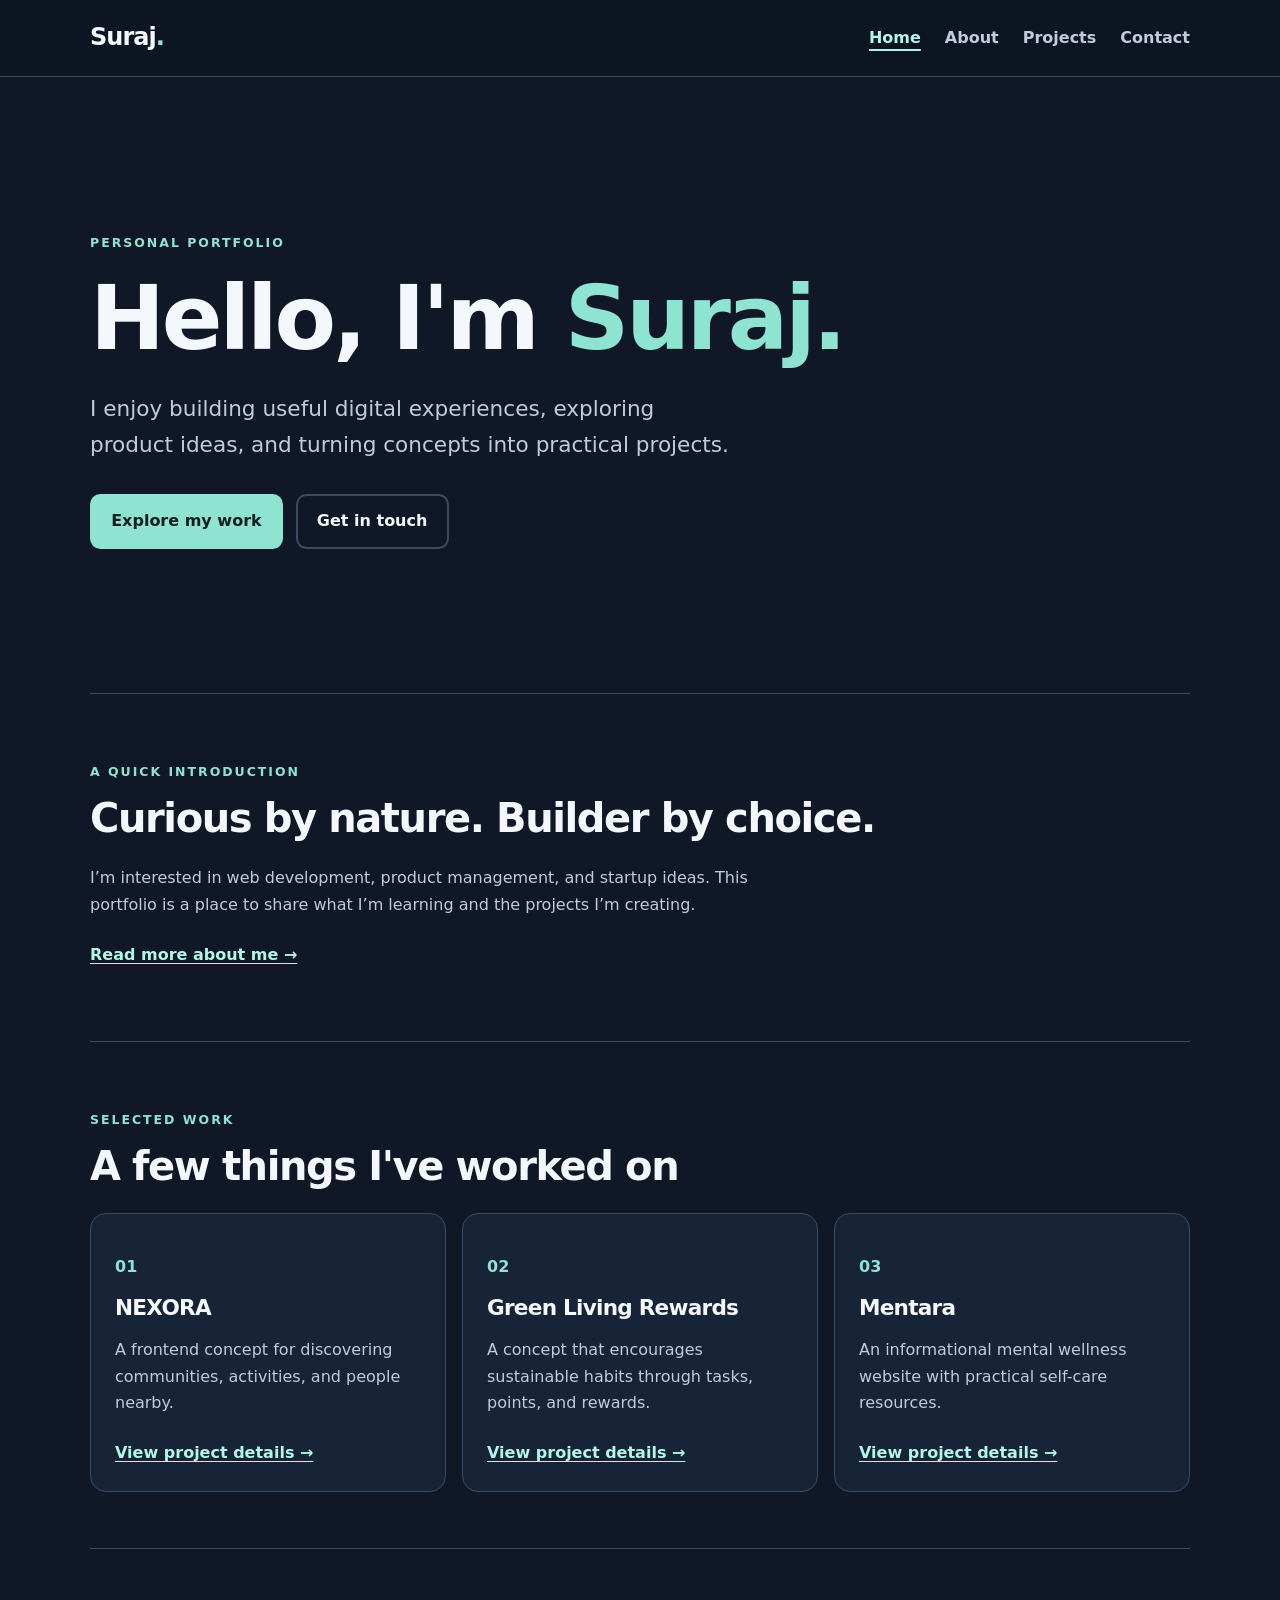
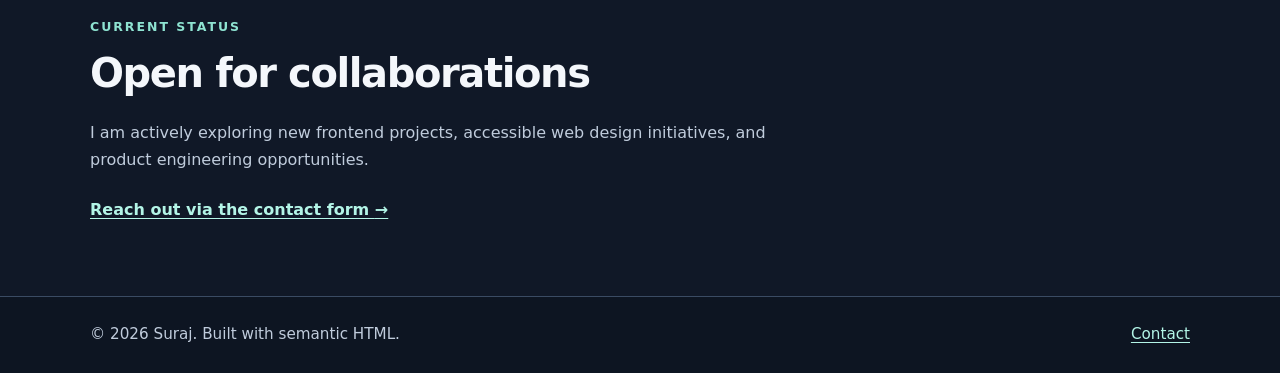
<file: Task-1/index.html>
<!doctype html>
<html lang="en">
<head>
  <meta charset="utf-8">
  <meta name="viewport" content="width=device-width, initial-scale=1">
  <meta name="description" content="Suraj's personal portfolio showcasing web development, product thinking, and selected projects.">
  <meta name="theme-color" content="#101827">
  <meta property="og:type" content="website">
  <meta property="og:title" content="Suraj | Portfolio">
  <meta property="og:description" content="Explore selected projects, skills, and ways to get in touch.">
  <title>Suraj | Personal Portfolio</title>
  <link rel="canonical" href="https://example.com/">
  <link rel="stylesheet" href="assets/styles.css">
  <script src="assets/main.js" defer></script>
</head>
<body>
  <a class="skip-link" href="#main">Skip to main content</a>
  <header class="site-header">
    <div class="container header-inner">
      <a class="brand" href="index.html" aria-label="Suraj portfolio home">Suraj<span aria-hidden="true">.</span></a>
      <button class="nav-toggle" type="button" aria-expanded="false" aria-controls="primary-navigation" aria-label="Toggle navigation">
        <span aria-hidden="true">☰</span>
      </button>
      <nav id="primary-navigation" class="primary-nav" aria-label="Primary navigation">
        <ul>
          <li><a href="index.html" aria-current="page">Home</a></li>
          <li><a href="about.html">About</a></li>
          <li><a href="projects.html">Projects</a></li>
          <li><a href="contact.html">Contact</a></li>
        </ul>
      </nav>
    </div>
  </header>

  <main id="main" class="container" tabindex="-1">
    <section class="hero" aria-labelledby="hero-title">
      <p class="eyebrow">PERSONAL PORTFOLIO</p>
      <h1 id="hero-title">Hello, I'm <span>Suraj.</span></h1>
      <p class="hero-copy">I enjoy building useful digital experiences, exploring product ideas, and turning concepts into practical projects.</p>
      <div class="button-row">
        <a class="button" href="projects.html">Explore my work</a>
        <a class="button button-secondary" href="contact.html">Get in touch</a>
      </div>
    </section>

    <section class="section" aria-labelledby="intro-title">
      <div class="section-heading">
        <p class="eyebrow">A QUICK INTRODUCTION</p>
        <h2 id="intro-title">Curious by nature. Builder by choice.</h2>
      </div>
      <p class="measure">I’m interested in web development, product management, and startup ideas. This portfolio is a place to share what I’m learning and the projects I’m creating.</p>
      <p><a class="text-link" href="about.html">Read more about me <span aria-hidden="true">→</span></a></p>
    </section>

    <section class="section" aria-labelledby="featured-title">
      <div class="section-heading">
        <p class="eyebrow">SELECTED WORK</p>
        <h2 id="featured-title">A few things I've worked on</h2>
      </div>
      <div class="card-grid">
        <article class="project-card">
          <p class="card-number" aria-hidden="true">01</p>
          <h3>NEXORA</h3>
          <p>A frontend concept for discovering communities, activities, and people nearby.</p>
          <a class="text-link" href="projects.html#nexora">View project details <span aria-hidden="true">→</span></a>
        </article>
        <article class="project-card">
          <p class="card-number" aria-hidden="true">02</p>
          <h3>Green Living Rewards</h3>
          <p>A concept that encourages sustainable habits through tasks, points, and rewards.</p>
          <a class="text-link" href="projects.html#green-living">View project details <span aria-hidden="true">→</span></a>
        </article>
        <article class="project-card">
          <p class="card-number" aria-hidden="true">03</p>
          <h3>Mentara</h3>
          <p>An informational mental wellness website with practical self-care resources.</p>
          <a class="text-link" href="projects.html#mentara">View project details <span aria-hidden="true">→</span></a>
        </article>
      </div>
    </section>

    <aside class="section highlight-aside" aria-labelledby="status-title">
      <div class="section-heading">
        <p class="eyebrow">CURRENT STATUS</p>
        <h2 id="status-title">Open for collaborations</h2>
      </div>
      <p class="measure">I am actively exploring new frontend projects, accessible web design initiatives, and product engineering opportunities.</p>
      <p><a class="text-link" href="contact.html">Reach out via the contact form <span aria-hidden="true">→</span></a></p>
    </aside>
  </main>

  <footer class="site-footer">
    <div class="container footer-inner">
      <p>© <span data-current-year>2026</span> Suraj. Built with semantic HTML.</p>
      <a href="contact.html">Contact</a>
    </div>
  </footer>
</body>
</html>
</file>
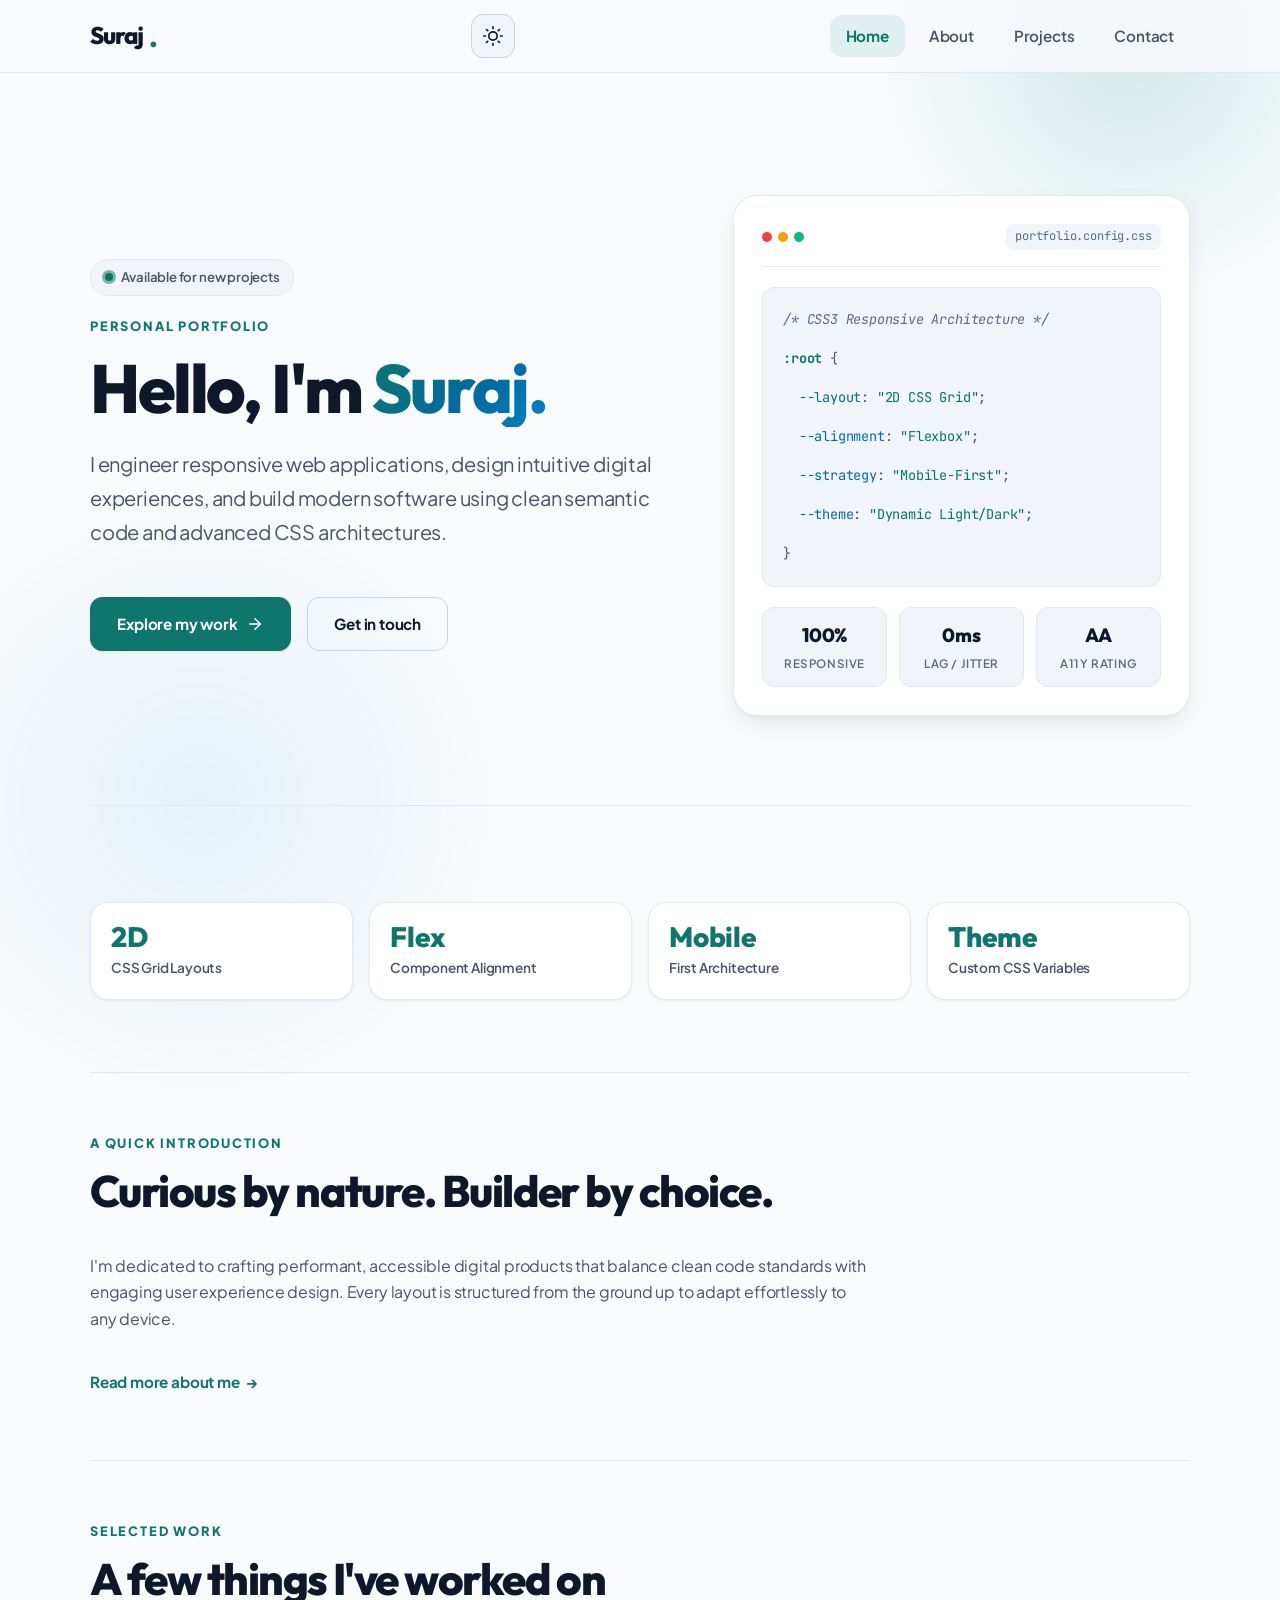
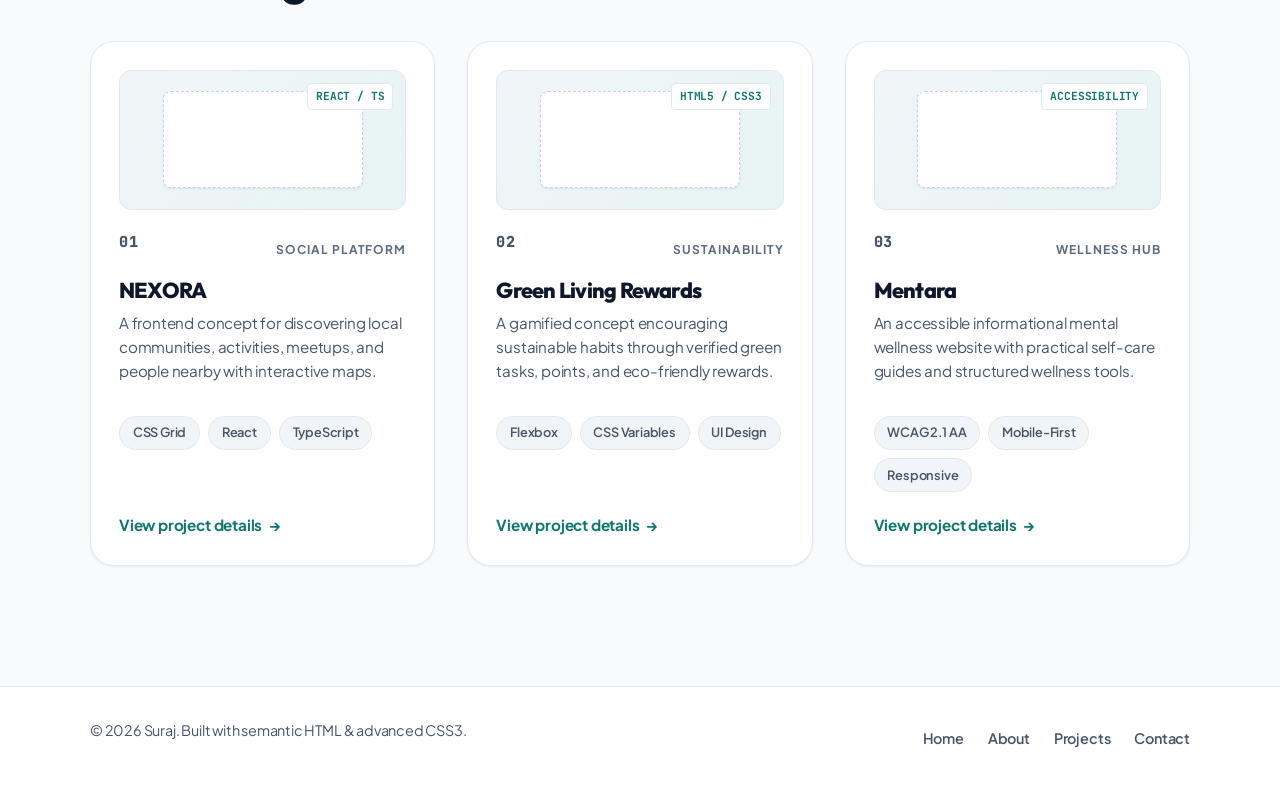
<file: Task-2/index.html>
<!doctype html>
<html lang="en">
<head>
  <meta charset="utf-8">
  <meta name="viewport" content="width=device-width, initial-scale=1">
  <meta name="description" content="Suraj's personal portfolio showcasing modern web development, advanced CSS3 responsive architecture, and selected product projects.">
  <meta name="theme-color" content="#f8fafc">
  <meta property="og:type" content="website">
  <meta property="og:title" content="Suraj | Portfolio">
  <meta property="og:description" content="Explore selected projects, skills, and ways to get in touch. Built with advanced CSS3 and responsive architecture.">
  <title>Suraj | Personal Portfolio</title>
  <link rel="canonical" href="https://example.com/">
  
  <!-- Preconnect and Google Fonts -->
  <link rel="preconnect" href="https://fonts.googleapis.com">
  <link rel="preconnect" href="https://fonts.gstatic.com" crossorigin>
  <link href="https://fonts.googleapis.com/css2?family=Outfit:wght@500;600;700;800&family=Plus+Jakarta+Sans:wght@400;500;600;700&family=JetBrains+Mono:wght@400;500&display=swap" rel="stylesheet">
  
  <link rel="stylesheet" href="assets/styles.css">
  <script src="assets/main.js" defer></script>
</head>
<body>
  <a class="skip-link" href="#main">Skip to main content</a>

  <header class="site-header">
    <div class="container header-inner">
      <a class="brand" href="index.html" aria-label="Suraj portfolio home">
        Suraj<span class="brand-dot" aria-hidden="true">.</span>
      </a>

      <div class="header-actions">
        <!-- Dynamic Light/Dark Mode Switcher -->
        <button class="theme-toggle" type="button" aria-label="Switch theme" title="Toggle theme">
          <svg class="icon-sun" viewBox="0 0 24 24" aria-hidden="true">
            <circle cx="12" cy="12" r="5"></circle>
            <line x1="12" y1="1" x2="12" y2="3"></line>
            <line x1="12" y1="21" x2="12" y2="23"></line>
            <line x1="4.22" y1="4.22" x2="5.64" y2="5.64"></line>
            <line x1="18.36" y1="18.36" x2="19.78" y2="19.78"></line>
            <line x1="1" y1="12" x2="3" y2="12"></line>
            <line x1="21" y1="12" x2="23" y2="12"></line>
            <line x1="4.22" y1="19.78" x2="5.64" y2="18.36"></line>
            <line x1="18.36" y1="5.64" x2="19.78" y2="4.22"></line>
          </svg>
          <svg class="icon-moon" viewBox="0 0 24 24" aria-hidden="true">
            <path d="M21 12.79A9 9 0 1 1 11.21 3 7 7 0 0 0 21 12.79z"></path>
          </svg>
        </button>

        <!-- Accessible Mobile Navigation Toggle -->
        <button class="nav-toggle" type="button" aria-expanded="false" aria-controls="primary-navigation">
          <span class="sr-only">Toggle navigation</span>
          <svg class="icon-hamburger" viewBox="0 0 24 24" aria-hidden="true">
            <line x1="3" y1="6" x2="21" y2="6"></line>
            <line x1="3" y1="12" x2="21" y2="12"></line>
            <line x1="3" y1="18" x2="21" y2="18"></line>
          </svg>
          <svg class="icon-close" viewBox="0 0 24 24" aria-hidden="true">
            <line x1="18" y1="6" x2="6" y2="18"></line>
            <line x1="6" y1="6" x2="18" y2="18"></line>
          </svg>
        </button>
      </div>

      <nav id="primary-navigation" class="primary-nav" aria-label="Primary navigation">
        <ul>
          <li><a href="index.html" aria-current="page">Home</a></li>
          <li><a href="about.html">About</a></li>
          <li><a href="projects.html">Projects</a></li>
          <li><a href="contact.html">Contact</a></li>
        </ul>
      </nav>
    </div>
  </header>

  <main id="main" class="container page-main">
    <!-- Complex 2D Grid Hero Section -->
    <section class="hero" aria-labelledby="hero-title">
      <div class="hero-grid">
        <div class="hero-content">
          <div class="hero-badge">
            <span class="status-dot" aria-hidden="true"></span>
            <span>Available for new projects</span>
          </div>
          <p class="eyebrow">Personal Portfolio</p>
          <h1 id="hero-title">Hello, I'm <span class="gradient-text">Suraj.</span></h1>
          <p class="hero-copy">I engineer responsive web applications, design intuitive digital experiences, and build modern software using clean semantic code and advanced CSS architectures.</p>
          <div class="button-row">
            <a class="button" href="projects.html">
              <span>Explore my work</span>
              <svg width="18" height="18" viewBox="0 0 24 24" fill="none" stroke="currentColor" stroke-width="2" stroke-linecap="round" stroke-linejoin="round" aria-hidden="true"><line x1="5" y1="12" x2="19" y2="12"></line><polyline points="12 5 19 12 12 19"></polyline></svg>
            </a>
            <a class="button button-secondary" href="contact.html">Get in touch</a>
          </div>
        </div>

        <!-- 2D Interactive Showcase Card -->
        <aside class="hero-card" aria-label="Developer highlight preview">
          <div class="hero-card-header">
            <div class="hero-card-dots" aria-hidden="true">
              <span></span><span></span><span></span>
            </div>
            <span class="hero-card-tag">portfolio.config.css</span>
          </div>

          <div class="hero-code-block" aria-hidden="true">
            <p><span class="token-comment">/* CSS3 Responsive Architecture */</span></p>
            <p><span class="token-keyword">:root</span> {</p>
            <p>&nbsp;&nbsp;<span class="token-prop">--layout</span>: <span class="token-string">"2D CSS Grid"</span>;</p>
            <p>&nbsp;&nbsp;<span class="token-prop">--alignment</span>: <span class="token-string">"Flexbox"</span>;</p>
            <p>&nbsp;&nbsp;<span class="token-prop">--strategy</span>: <span class="token-string">"Mobile-First"</span>;</p>
            <p>&nbsp;&nbsp;<span class="token-prop">--theme</span>: <span class="token-string">"Dynamic Light/Dark"</span>;</p>
            <p>}</p>
          </div>

          <div class="hero-card-metrics">
            <div class="metric-item">
              <span class="metric-value">100%</span>
              <span class="metric-label">Responsive</span>
            </div>
            <div class="metric-item">
              <span class="metric-value">0ms</span>
              <span class="metric-label">Lag / Jitter</span>
            </div>
            <div class="metric-item">
              <span class="metric-value">AA</span>
              <span class="metric-label">A11y Rating</span>
            </div>
          </div>
        </aside>
      </div>
    </section>

    <!-- Key Metrics / Stats 2D Grid -->
    <section class="section" aria-label="Core architecture highlights">
      <div class="stats-grid">
        <div class="stat-card">
          <span class="stat-num">2D</span>
          <span class="stat-label">CSS Grid Layouts</span>
        </div>
        <div class="stat-card">
          <span class="stat-num">Flex</span>
          <span class="stat-label">Component Alignment</span>
        </div>
        <div class="stat-card">
          <span class="stat-num">Mobile</span>
          <span class="stat-label">First Architecture</span>
        </div>
        <div class="stat-card">
          <span class="stat-num">Theme</span>
          <span class="stat-label">Custom CSS Variables</span>
        </div>
      </div>
    </section>

    <!-- Introduction Section -->
    <section class="section" aria-labelledby="intro-title">
      <div class="section-heading">
        <p class="eyebrow">A Quick Introduction</p>
        <h2 id="intro-title">Curious by nature. Builder by choice.</h2>
      </div>
      <p class="measure">I'm dedicated to crafting performant, accessible digital products that balance clean code standards with engaging user experience design. Every layout is structured from the ground up to adapt effortlessly to any device.</p>
      <p><a class="text-link" href="about.html">Read more about me <span aria-hidden="true">→</span></a></p>
    </section>

    <!-- Selected Work 2D Card Grid -->
    <section class="section" aria-labelledby="featured-title">
      <div class="section-heading">
        <p class="eyebrow">Selected Work</p>
        <h2 id="featured-title">A few things I've worked on</h2>
      </div>
      <div class="card-grid">
        <article class="project-card">
          <div class="project-visual" aria-hidden="true">
            <span class="project-visual-badge">REACT / TS</span>
          </div>
          <div class="card-top">
            <p class="card-number" aria-hidden="true">01</p>
            <span class="card-category">Social Platform</span>
          </div>
          <h3>NEXORA</h3>
          <p>A frontend concept for discovering local communities, activities, meetups, and people nearby with interactive maps.</p>
          <ul class="tag-list" aria-label="Technologies used">
            <li>CSS Grid</li>
            <li>React</li>
            <li>TypeScript</li>
          </ul>
          <a class="text-link" href="projects.html#nexora">View project details <span aria-hidden="true">→</span></a>
        </article>

        <article class="project-card">
          <div class="project-visual" aria-hidden="true">
            <span class="project-visual-badge">HTML5 / CSS3</span>
          </div>
          <div class="card-top">
            <p class="card-number" aria-hidden="true">02</p>
            <span class="card-category">Sustainability</span>
          </div>
          <h3>Green Living Rewards</h3>
          <p>A gamified concept encouraging sustainable habits through verified green tasks, points, and eco-friendly rewards.</p>
          <ul class="tag-list" aria-label="Technologies used">
            <li>Flexbox</li>
            <li>CSS Variables</li>
            <li>UI Design</li>
          </ul>
          <a class="text-link" href="projects.html#green-living">View project details <span aria-hidden="true">→</span></a>
        </article>

        <article class="project-card">
          <div class="project-visual" aria-hidden="true">
            <span class="project-visual-badge">ACCESSIBILITY</span>
          </div>
          <div class="card-top">
            <p class="card-number" aria-hidden="true">03</p>
            <span class="card-category">Wellness Hub</span>
          </div>
          <h3>Mentara</h3>
          <p>An accessible informational mental wellness website with practical self-care guides and structured wellness tools.</p>
          <ul class="tag-list" aria-label="Technologies used">
            <li>WCAG 2.1 AA</li>
            <li>Mobile-First</li>
            <li>Responsive</li>
          </ul>
          <a class="text-link" href="projects.html#mentara">View project details <span aria-hidden="true">→</span></a>
        </article>
      </div>
    </section>
  </main>

  <footer class="site-footer">
    <div class="container footer-inner">
      <p>© <span data-current-year>2026</span> Suraj. Built with semantic HTML &amp; advanced CSS3.</p>
      <ul class="footer-links" aria-label="Footer navigation">
        <li><a href="index.html">Home</a></li>
        <li><a href="about.html">About</a></li>
        <li><a href="projects.html">Projects</a></li>
        <li><a href="contact.html">Contact</a></li>
      </ul>
    </div>
  </footer>
</body>
</html>
</file>
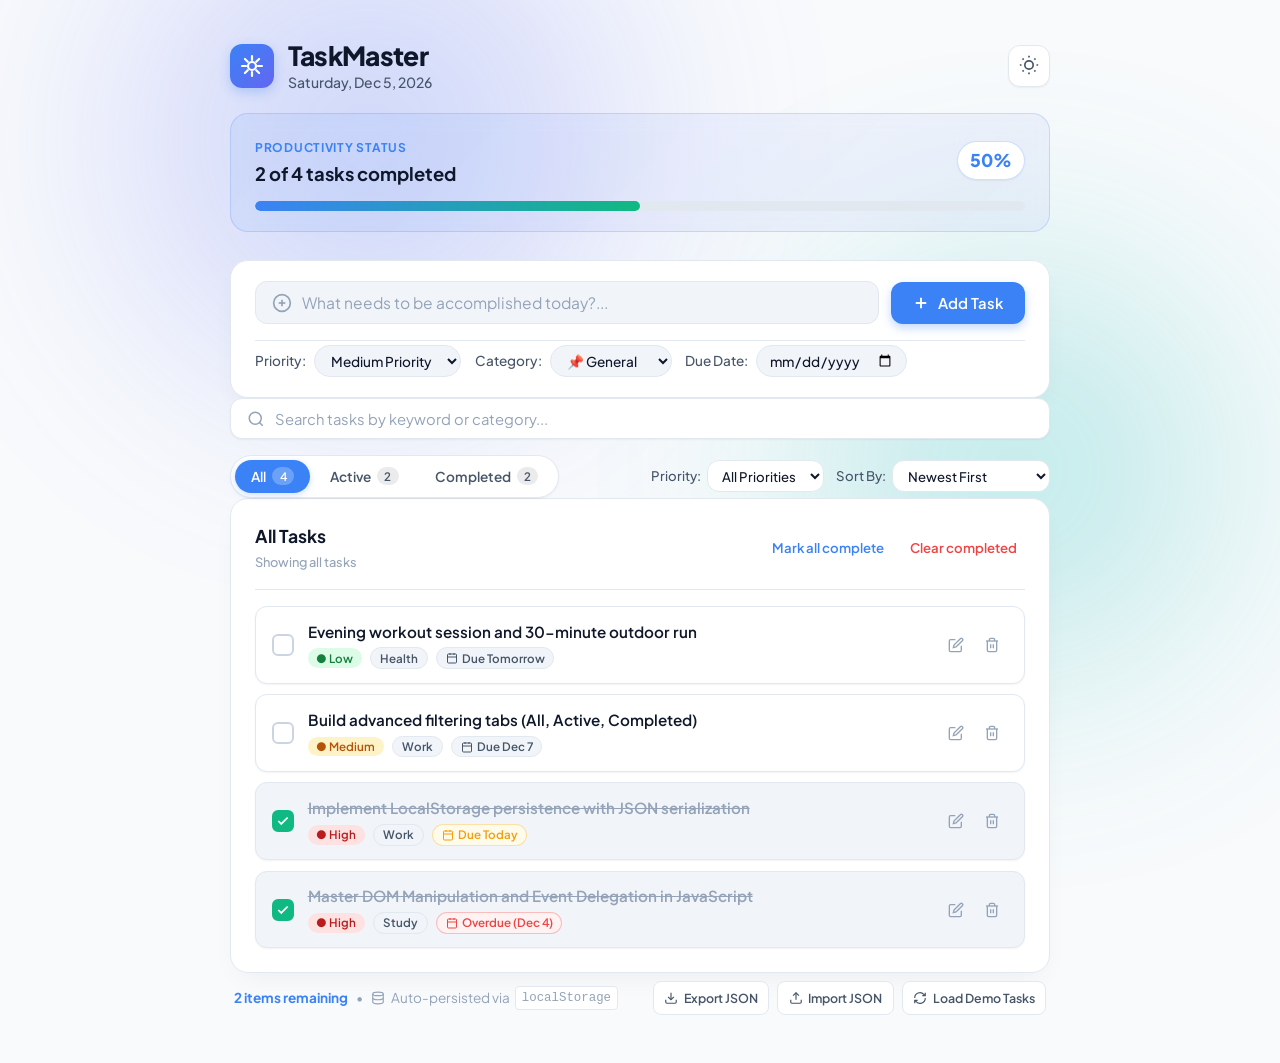
<file: Task-3/index.html>
<!DOCTYPE html>
<html lang="en">
<head>
  <meta charset="UTF-8">
  <meta name="viewport" content="width=device-width, initial-scale=1.0">
  <title>TaskMaster — Modern JavaScript To-Do Application</title>
  <link rel="preconnect" href="https://fonts.googleapis.com">
  <link rel="preconnect" href="https://fonts.gstatic.com" crossorigin>
  <link href="https://fonts.googleapis.com/css2?family=Plus+Jakarta+Sans:wght@400;500;600;700;800&display=swap" rel="stylesheet">
  <link rel="stylesheet" href="style.css">
</head>
<body>
  <div class="app-background">
    <div class="ambient-glow glow-1"></div>
    <div class="ambient-glow glow-2"></div>
  </div>

  <div class="app-wrapper">
    <!-- Top Header -->
    <header class="app-header">
      <div class="header-main">
        <div class="brand">
          <div class="brand-icon">
            <svg viewBox="0 0 24 24" fill="none" stroke="currentColor" stroke-width="2.2" stroke-linecap="round" stroke-linejoin="round">
              <path d="M12 2v4M12 18v4M4.93 4.93l2.83 2.83M16.24 16.24l2.83 2.83M2 12h4M18 12h4M4.93 19.07l2.83-2.83M16.24 7.76l2.83-2.83"/>
              <circle cx="12" cy="12" r="4"/>
            </svg>
          </div>
          <div>
            <h1 class="brand-title">TaskMaster</h1>
            <p class="brand-date" id="currentDateDisplay">Loading date...</p>
          </div>
        </div>

        <div class="header-actions">
          <!-- Theme Toggle -->
          <button id="themeToggleBtn" class="icon-btn" title="Toggle Theme" aria-label="Toggle theme">
            <span class="theme-icon light-icon">
              <svg viewBox="0 0 24 24" fill="none" stroke="currentColor" stroke-width="2">
                <circle cx="12" cy="12" r="5"/>
                <path d="M12 1v2M12 21v2M4.22 4.22l1.42 1.42M18.36 18.36l1.42 1.42M1 12h2M21 12h2M4.22 19.78l1.42-1.42M18.36 5.64l1.42-1.42"/>
              </svg>
            </span>
            <span class="theme-icon dark-icon">
              <svg viewBox="0 0 24 24" fill="none" stroke="currentColor" stroke-width="2">
                <path d="M21 12.79A9 9 0 1 1 11.21 3 7 7 0 0 0 21 12.79z"/>
              </svg>
            </span>
          </button>
        </div>
      </div>

      <!-- Overall Progress Card -->
      <section class="progress-card">
        <div class="progress-info">
          <div>
            <span class="progress-label">Productivity Status</span>
            <h2 class="progress-headline" id="progressSummaryText">0 of 0 tasks completed</h2>
          </div>
          <div class="progress-percentage-badge" id="progressPercentage">0%</div>
        </div>
        <div class="progress-bar-track" id="progressBarTrack" role="progressbar" aria-label="Task completion progress" aria-valuemin="0" aria-valuemax="100" aria-valuenow="0">
          <div class="progress-bar-fill" id="progressBarFill" style="width: 0%"></div>
        </div>
      </section>
    </header>

    <!-- Main Container -->
    <main class="app-main">
      <!-- Create Task Card (C in CRUD) -->
      <section class="card input-card">
        <form id="taskForm" autocomplete="off">
          <div class="input-row-primary">
            <div class="input-field-group">
              <svg class="field-icon" viewBox="0 0 24 24" fill="none" stroke="currentColor" stroke-width="2">
                <circle cx="12" cy="12" r="10"/>
                <line x1="12" y1="8" x2="12" y2="16"/>
                <line x1="8" y1="12" x2="16" y2="12"/>
              </svg>
              <input 
                type="text" 
                id="taskTitleInput" 
                placeholder="What needs to be accomplished today?..." 
                maxlength="140"
                required
                aria-label="New task title"
              />
            </div>
            <button type="submit" class="btn btn-primary" id="addTaskBtn">
              <svg viewBox="0 0 24 24" fill="none" stroke="currentColor" stroke-width="2.5">
                <line x1="12" y1="5" x2="12" y2="19"/>
                <line x1="5" y1="12" x2="19" y2="12"/>
              </svg>
              <span>Add Task</span>
            </button>
          </div>

          <!-- Metadata Options: Priority, Category, Due Date -->
          <div class="input-row-secondary">
            <div class="pill-select-wrapper">
              <label for="taskPrioritySelect">Priority:</label>
              <select id="taskPrioritySelect" class="styled-select priority-select">
                <option value="medium">Medium Priority</option>
                <option value="high">High Priority</option>
                <option value="low">Low Priority</option>
              </select>
            </div>

            <div class="pill-select-wrapper">
              <label for="taskCategorySelect">Category:</label>
              <select id="taskCategorySelect" class="styled-select">
                <option value="General">📌 General</option>
                <option value="Work">💼 Work</option>
                <option value="Personal">🏡 Personal</option>
                <option value="Study">📚 Study</option>
                <option value="Health">💪 Health</option>
              </select>
            </div>

            <div class="pill-select-wrapper">
              <label for="taskDueDateInput">Due Date:</label>
              <input type="date" id="taskDueDateInput" class="styled-date-input" />
            </div>
          </div>
        </form>
      </section>

      <!-- Search & Filters Toolbar -->
      <section class="toolbar-section">
        <!-- Search bar -->
        <div class="search-box">
          <svg class="search-icon" viewBox="0 0 24 24" fill="none" stroke="currentColor" stroke-width="2">
            <circle cx="11" cy="11" r="8"/>
            <line x1="21" y1="21" x2="16.65" y2="16.65"/>
          </svg>
          <input 
            type="text" 
            id="searchInput" 
            placeholder="Search tasks by keyword or category..." 
            aria-label="Search tasks"
          />
          <button id="clearSearchBtn" class="clear-search-btn" title="Clear search" aria-label="Clear search" hidden>
            &times;
          </button>
        </div>

        <div class="filters-row">
          <!-- Status Filter Tabs -->
          <div class="filter-tabs" role="group" aria-label="Task Status Filters">
            <button type="button" class="filter-tab active" data-filter="all" aria-pressed="true">
              All <span class="tab-badge" id="countAll">0</span>
            </button>
            <button type="button" class="filter-tab" data-filter="active" aria-pressed="false">
              Active <span class="tab-badge" id="countActive">0</span>
            </button>
            <button type="button" class="filter-tab" data-filter="completed" aria-pressed="false">
              Completed <span class="tab-badge" id="countCompleted">0</span>
            </button>
          </div>

          <!-- Secondary Filters: Priority & Sorting -->
          <div class="sort-filter-controls">
            <div class="inline-select-group">
              <label for="filterPrioritySelect">Priority:</label>
              <select id="filterPrioritySelect" class="control-select">
                <option value="all">All Priorities</option>
                <option value="high">High</option>
                <option value="medium">Medium</option>
                <option value="low">Low</option>
              </select>
            </div>

            <div class="inline-select-group">
              <label for="sortSelect">Sort By:</label>
              <select id="sortSelect" class="control-select">
                <option value="created-desc">Newest First</option>
                <option value="created-asc">Oldest First</option>
                <option value="due-date">Due Date</option>
                <option value="priority">Priority</option>
                <option value="alphabetical">Alphabetical (A-Z)</option>
              </select>
            </div>
          </div>
        </div>
      </section>

      <!-- Task List Container (Read, Update, Delete with Delegated Events) -->
      <section class="task-list-section card">
        <div class="task-list-header">
          <div class="task-list-title-group">
            <h3 id="currentViewTitle">All Tasks</h3>
            <span class="active-filter-indicator" id="filterStatusIndicator">Showing all items</span>
          </div>
          <div class="task-list-quick-actions">
            <button id="markAllCompleteBtn" class="btn-text-subtle" title="Mark all filtered tasks as completed">
              Mark all complete
            </button>
            <button id="clearCompletedBtn" class="btn-text-subtle text-danger" title="Delete all completed tasks">
              Clear completed
            </button>
          </div>
        </div>

        <!-- Dynamic Task List Element -->
        <ul id="taskList" class="task-list" aria-live="polite">
          <!-- Dynamically injected via JavaScript -->
        </ul>

        <!-- Empty State Message -->
        <div id="emptyState" class="empty-state" role="status" hidden>
          <div class="empty-icon-wrap">
            <svg viewBox="0 0 24 24" fill="none" stroke="currentColor" stroke-width="1.8">
              <path d="M9 11l3 3L22 4"/>
              <path d="M21 12v7a2 2 0 01-2 2H5a2 2 0 01-2-2V5a2 2 0 012-2h11"/>
            </svg>
          </div>
          <h4 id="emptyStateTitle" class="empty-title">All caught up!</h4>
          <p id="emptyStateMessage" class="empty-desc">You don't have any pending tasks right now. Create a new task above to get started.</p>
        </div>
      </section>

      <!-- Action Footer: Stats, Backup / Restore, Quick Reset -->
      <footer class="app-footer">
        <div class="footer-stats">
          <span id="itemsLeftCount" class="highlight-count">0 items remaining</span>
          <span class="separator">•</span>
          <span class="storage-info">
            <svg class="storage-icon" viewBox="0 0 24 24" fill="none" stroke="currentColor" stroke-width="2">
              <ellipse cx="12" cy="5" rx="9" ry="3"/>
              <path d="M21 12c0 1.66-4 3-9 3s-9-1.34-9-3"/>
              <path d="M3 5v14c0 1.66 4 3 9 3s9-1.34 9-3V5"/>
            </svg>
            Auto-persisted via <code>localStorage</code>
          </span>
        </div>

        <div class="footer-tools">
          <button id="exportDataBtn" class="btn-tool" title="Export tasks to JSON file">
            <svg viewBox="0 0 24 24" fill="none" stroke="currentColor" stroke-width="2">
              <path d="M21 15v4a2 2 0 01-2 2H5a2 2 0 01-2-2v-4"/>
              <polyline points="7 10 12 15 17 10"/>
              <line x1="12" y1="15" x2="12" y2="3"/>
            </svg>
            <span>Export JSON</span>
          </button>

          <label class="btn-tool" title="Import tasks from JSON file">
            <svg viewBox="0 0 24 24" fill="none" stroke="currentColor" stroke-width="2">
              <path d="M21 15v4a2 2 0 01-2 2H5a2 2 0 01-2-2v-4"/>
              <polyline points="17 8 12 3 7 8"/>
              <line x1="12" y1="3" x2="12" y2="15"/>
            </svg>
            <span>Import JSON</span>
            <input type="file" id="importFileInput" class="visually-hidden" accept=".json" />
          </label>

          <button id="resetDemoBtn" class="btn-tool" title="Load sample demo tasks">
            <svg viewBox="0 0 24 24" fill="none" stroke="currentColor" stroke-width="2">
              <path d="M3 12a9 9 0 0115.54-6.36L21 8"/>
              <path d="M21 3v5h-5"/>
              <path d="M21 12a9 9 0 01-15.54 6.36L3 16"/>
              <path d="M3 21v-5h5"/>
            </svg>
            <span>Load Demo Tasks</span>
          </button>
        </div>
      </footer>
    </main>
  </div>

  <!-- Toast Notification Container -->
  <div id="toastContainer" class="toast-container" aria-live="polite"></div>

  <!-- Scripts -->
  <script src="app.js"></script>
</body>
</html>
</file>
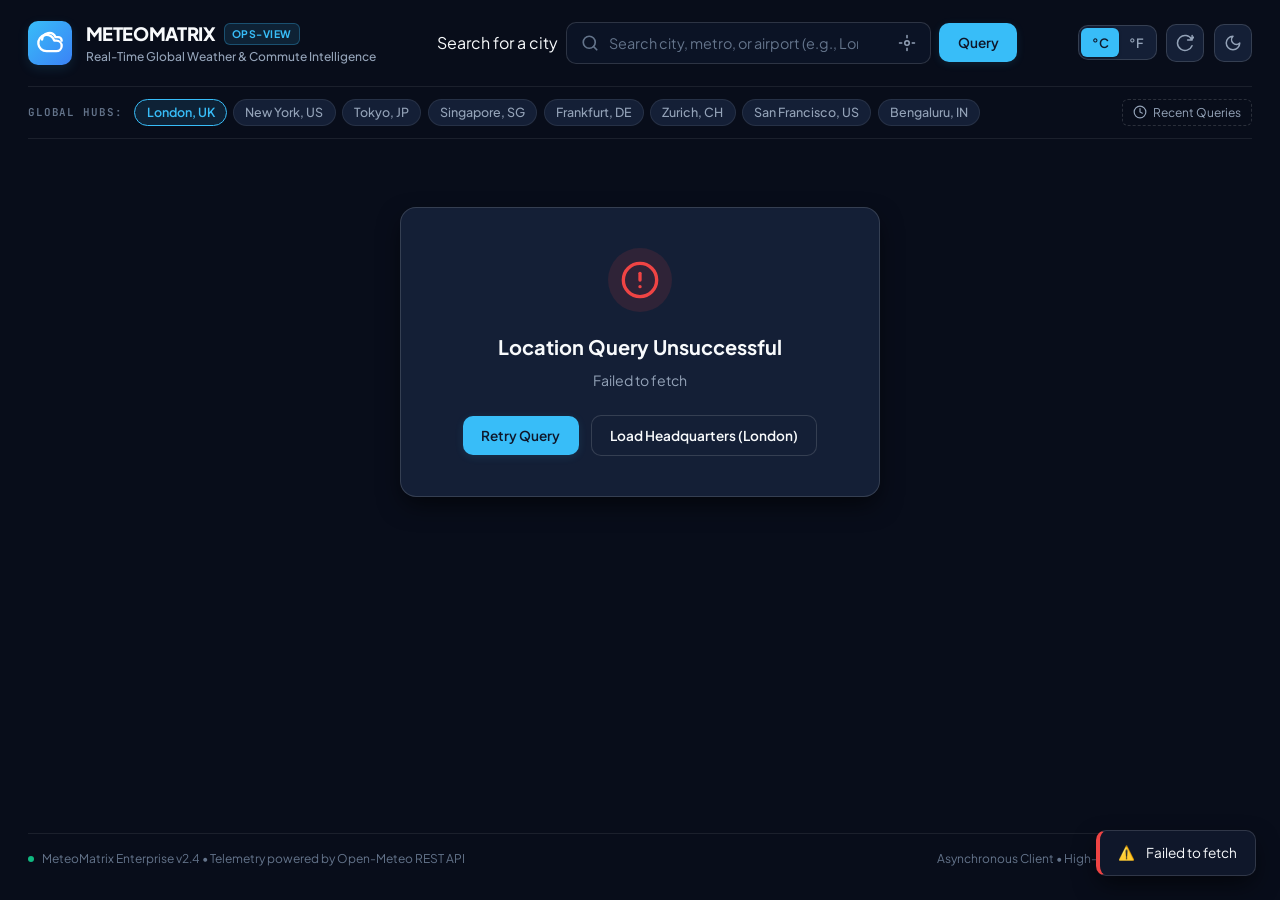
<file: Task-4/index.html>
<!DOCTYPE html>
<html lang="en" data-theme="dark">
<head>
  <meta charset="UTF-8">
  <meta name="viewport" content="width=device-width, initial-scale=1.0">
  <meta name="description" content="Enterprise Real-Time Weather Intelligence Dashboard built with Asynchronous JavaScript and RESTful APIs">
  <title>METEOMATRIX | Enterprise Weather Dashboard</title>
  <link rel="preconnect" href="https://fonts.googleapis.com">
  <link rel="preconnect" href="https://fonts.gstatic.com" crossorigin>
  <link href="https://fonts.googleapis.com/css2?family=Plus+Jakarta+Sans:wght@300;400;500;600;700;800&family=JetBrains+Mono:wght@400;500;600&display=swap" rel="stylesheet">
  <link rel="stylesheet" href="styles.css">
</head>
<body>
  <!-- Network Status Alert Bar -->
  <div id="networkAlert" class="network-alert hidden" role="alert" aria-live="assertive">
    <span class="alert-icon">⚠️</span>
    <span class="alert-text" id="networkAlertText">Network connection lost. Operating in offline mode.</span>
    <button class="alert-close" id="closeAlertBtn" aria-label="Dismiss alert">&times;</button>
  </div>

  <div class="dashboard-wrapper">
    <!-- Header / Navigation Bar -->
    <header class="app-header">
      <div class="brand-group">
        <div class="brand-logo">
          <svg width="28" height="28" viewBox="0 0 24 24" fill="none" stroke="currentColor" stroke-width="2" stroke-linecap="round" stroke-linejoin="round">
            <path d="M17.5 19H9a7 7 0 1 1 6.71-9h1.79a4.5 4.5 0 1 1 0 9Z"/>
            <path d="M22 10a3 3 0 0 0-3-3h-2.25a6 6 0 0 0-11.5 2"/>
          </svg>
        </div>
        <div>
          <div class="brand-title">METEOMATRIX <span class="badge badge-corp">OPS-VIEW</span></div>
          <p class="brand-tagline">Real-Time Global Weather & Commute Intelligence</p>
        </div>
      </div>

      <!-- Search Controls -->
      <div class="search-container">
        <form id="searchForm" class="search-form" role="search" autocomplete="off">
          <label class="sr-only" for="cityInput">Search for a city</label>
          <div class="input-wrapper">
            <svg class="search-icon" aria-hidden="true" focusable="false" width="18" height="18" viewBox="0 0 24 24" fill="none" stroke="currentColor" stroke-width="2.2" stroke-linecap="round" stroke-linejoin="round">
              <circle cx="11" cy="11" r="8"></circle>
              <line x1="21" y1="21" x2="16.65" y2="16.65"></line>
            </svg>
            <input 
              type="text" 
              id="cityInput" 
              class="city-input" 
              placeholder="Search city, metro, or airport (e.g., London, Tokyo, New York)..." 
              role="combobox"
              aria-expanded="false"
              aria-controls="suggestionsDropdown"
              aria-autocomplete="list"
              required
            >
            <button type="button" id="clearSearchBtn" class="clear-btn hidden" aria-label="Clear search input">
              &times;
            </button>
            <button type="button" id="geoBtn" class="geo-btn" title="Use Current Location" aria-label="Locate me">
              <svg width="18" height="18" aria-hidden="true" focusable="false" viewBox="0 0 24 24" fill="none" stroke="currentColor" stroke-width="2" stroke-linecap="round" stroke-linejoin="round">
                <circle cx="12" cy="12" r="3"></circle>
                <path d="M12 2v3M12 19v3M2 12h3M19 12h3"></path>
              </svg>
            </button>
          </div>
          <button type="submit" class="btn btn-primary" id="searchSubmitBtn">
            <span>Query</span>
          </button>
        </form>

        <!-- Dynamic Live Autocomplete Suggestions Dropdown -->
        <div id="suggestionsDropdown" class="suggestions-dropdown hidden" role="listbox" aria-label="City suggestions"></div>
      </div>

      <!-- Utility Actions (Unit toggle, Theme toggle, Refresh) -->
      <div class="header-actions">
        <!-- Unit Toggle -->
        <div class="unit-toggle" role="group" aria-label="Temperature Units">
          <button type="button" class="unit-btn active" id="unitCelsiusBtn" data-unit="c">°C</button>
          <button type="button" class="unit-btn" id="unitFahrenheitBtn" data-unit="f">°F</button>
        </div>

        <!-- Refresh Button -->
        <button type="button" class="icon-btn" id="refreshBtn" title="Refresh Live Data" aria-label="Refresh Data">
          <svg class="refresh-icon" width="18" height="18" viewBox="0 0 24 24" fill="none" stroke="currentColor" stroke-width="2" stroke-linecap="round" stroke-linejoin="round">
            <path d="M21.5 2v6h-6M21.34 15.57a10 10 0 1 1-.57-8.38l5.67-5.67"/>
          </svg>
        </button>

        <!-- Theme Toggle -->
        <button type="button" class="icon-btn" id="themeToggleBtn" title="Toggle Office Theme (Light / Dark)" aria-label="Toggle Theme">
          <svg id="themeIconSun" class="theme-icon hidden" width="18" height="18" viewBox="0 0 24 24" fill="none" stroke="currentColor" stroke-width="2" stroke-linecap="round" stroke-linejoin="round">
            <circle cx="12" cy="12" r="5"></circle>
            <line x1="12" y1="1" x2="12" y2="3"></line>
            <line x1="12" y1="21" x2="12" y2="23"></line>
            <line x1="4.22" y1="4.22" x2="5.64" y2="5.64"></line>
            <line x1="18.36" y1="18.36" x2="19.78" y2="19.78"></line>
            <line x1="1" y1="12" x2="3" y2="12"></line>
            <line x1="21" y1="12" x2="23" y2="12"></line>
            <line x1="4.22" y1="19.78" x2="5.64" y2="18.36"></line>
            <line x1="18.36" y1="5.64" x2="19.78" y2="4.22"></line>
          </svg>
          <svg id="themeIconMoon" class="theme-icon" width="18" height="18" viewBox="0 0 24 24" fill="none" stroke="currentColor" stroke-width="2" stroke-linecap="round" stroke-linejoin="round">
            <path d="M12 3a6 6 0 0 0 9 9 9 9 0 1 1-9-9Z"></path>
          </svg>
        </button>
      </div>
    </header>

    <!-- Global Business Hubs Quick Bar & History -->
    <section class="hubs-bar">
      <span class="hubs-label">GLOBAL HUBS:</span>
      <div class="hubs-chips-scroll" id="hubsContainer">
        <button class="hub-chip active" data-city="London">London, UK</button>
        <button class="hub-chip" data-city="New York">New York, US</button>
        <button class="hub-chip" data-city="Tokyo">Tokyo, JP</button>
        <button class="hub-chip" data-city="Singapore">Singapore, SG</button>
        <button class="hub-chip" data-city="Frankfurt">Frankfurt, DE</button>
        <button class="hub-chip" data-city="Zurich">Zurich, CH</button>
        <button class="hub-chip" data-city="San Francisco">San Francisco, US</button>
        <button class="hub-chip" data-city="Bengaluru">Bengaluru, IN</button>
      </div>
      <div class="recents-wrapper">
        <button type="button" class="btn-recents" id="recentsToggleBtn">
          <svg width="14" height="14" viewBox="0 0 24 24" fill="none" stroke="currentColor" stroke-width="2" stroke-linecap="round" stroke-linejoin="round">
            <circle cx="12" cy="12" r="10"></circle>
            <polyline points="12 6 12 12 16 14"></polyline>
          </svg>
          <span>Recent Queries</span>
        </button>
        <div id="recentsDropdown" class="recents-dropdown hidden"></div>
      </div>
    </section>

    <!-- Main Content Area -->
    <main class="dashboard-main" id="dashboardMain">
      <!-- Loading Skeleton Overlay (Visible during API fetch) -->
      <div id="loadingSkeleton" class="loading-skeleton hidden" aria-hidden="true">
        <div class="skeleton-header skeleton-pulse"></div>
        <div class="skeleton-grid">
          <div class="skeleton-card skeleton-card-lg skeleton-pulse"></div>
          <div class="skeleton-card skeleton-pulse"></div>
          <div class="skeleton-card skeleton-pulse"></div>
          <div class="skeleton-card skeleton-pulse"></div>
          <div class="skeleton-card skeleton-pulse"></div>
        </div>
      </div>

      <!-- Error State Container -->
      <section id="errorState" class="error-state hidden" role="region" aria-live="assertive">
        <div class="error-card">
          <div class="error-icon-box">
            <svg width="40" height="40" viewBox="0 0 24 24" fill="none" stroke="currentColor" stroke-width="2" stroke-linecap="round" stroke-linejoin="round">
              <circle cx="12" cy="12" r="10"></circle>
              <line x1="12" y1="8" x2="12" y2="12"></line>
              <line x1="12" y1="16" x2="12.01" y2="16"></line>
            </svg>
          </div>
          <h2 class="error-title" id="errorTitle">Location Query Unsuccessful</h2>
          <p class="error-message" id="errorMessage">Unable to fetch meteorological telemetries for the requested location.</p>
          <div class="error-actions">
            <button type="button" class="btn btn-primary" id="errorRetryBtn">Retry Query</button>
            <button type="button" class="btn btn-secondary" id="errorDefaultBtn">Load Headquarters (London)</button>
          </div>
        </div>
      </section>

      <!-- Active Dashboard Content -->
      <div id="dashboardContent" class="dashboard-content">
        <!-- City Header & Local Time Status Banner -->
        <section class="location-banner card">
          <div class="location-info">
            <div class="location-title-row">
              <h1 class="location-name" id="cityNameDisplay">London</h1>
              <span class="country-badge" id="countryBadge">United Kingdom</span>
              <span class="coords-badge" id="coordsBadge">51.51°N, -0.13°E</span>
            </div>
            <p class="location-sub" id="locationSub">Greater London, England • Elevation: 25m</p>
          </div>

          <div class="location-telemetry">
            <div class="telemetry-item">
              <span class="telemetry-label">LOCAL STATION TIME</span>
              <span class="telemetry-val" id="localTimeDisplay">--:--:--</span>
              <span class="telemetry-sub" id="timezoneDisplay">UTC+00:00 (GMT)</span>
            </div>
            <div class="telemetry-divider"></div>
            <div class="telemetry-item">
              <span class="telemetry-label">TELEMETRY STATUS</span>
              <span class="telemetry-val status-live"><span class="pulse-dot"></span> LIVE SYNC</span>
              <span class="telemetry-sub" id="lastUpdatedDisplay">Updated: Just now</span>
            </div>
          </div>
        </section>

        <!-- Primary Top Grid: Hero Conditions + Commute / Office Outlook -->
        <div class="primary-grid">
          <!-- Main Hero Condition Card -->
          <article class="card hero-card">
            <div class="hero-top">
              <span class="section-tag">REAL-TIME OBSERVATION</span>
              <span class="condition-code-badge" id="conditionBadge">Clear Sky</span>
            </div>

            <div class="hero-body">
              <div class="hero-icon-wrapper" id="heroIconContainer">
                <!-- SVG Injected dynamically -->
              </div>
              <div class="hero-temp-block">
                <div class="temp-row">
                  <span class="hero-temp" id="heroTemp">--</span>
                  <span class="temp-unit" id="heroTempUnit">°C</span>
                </div>
                <div class="hero-feels-like">
                  Feels like <strong id="heroFeelsLike">--°</strong>
                  <span class="temp-range-pill" id="heroHighLow">H: --° • L: --°</span>
                </div>
              </div>
            </div>

            <!-- Meteorological Briefing / Executive Summary -->
            <div class="executive-summary" id="executiveSummary">
              Loading current meteorological assessment...
            </div>
          </article>

          <!-- Workplace & Commute Weather Advisory Card -->
          <article class="card workplace-card">
            <div class="card-header-row">
              <span class="section-tag">OFFICE & COMMUTE ADVISORY</span>
              <span class="comfort-indicator" id="comfortBadge">Optimal</span>
            </div>
            <h3 class="workplace-title">Workplace Meteorological Impact</h3>

            <div class="workplace-grid">
              <div class="workplace-item">
                <div class="wp-icon">🚗</div>
                <div class="wp-detail">
                  <div class="wp-label">Commute Conditions</div>
                  <div class="wp-val" id="commuteVal">Favorable & Dry</div>
                </div>
              </div>
              <div class="workplace-item">
                <div class="wp-icon">👔</div>
                <div class="wp-detail">
                  <div class="wp-label">Recommended Attire</div>
                  <div class="wp-val" id="attireVal">Standard Business Casual</div>
                </div>
              </div>
              <div class="workplace-item">
                <div class="wp-icon">🏢</div>
                <div class="wp-detail">
                  <div class="wp-label">HVAC / Indoor Setting</div>
                  <div class="wp-val" id="hvacVal">Eco Balanced (21°C)</div>
                </div>
              </div>
              <div class="workplace-item">
                <div class="wp-icon">☕</div>
                <div class="wp-detail">
                  <div class="wp-label">Outdoor Meetings / Lunch</div>
                  <div class="wp-val" id="lunchVal">Ideal for Outdoor Patio</div>
                </div>
              </div>
            </div>
          </article>
        </div>

        <!-- Secondary Metrics Grid (Corporate KPI Tiles) -->
        <section class="metrics-grid">
          <!-- Metric 1: Humidity -->
          <div class="card metric-tile">
            <div class="metric-top">
              <span class="metric-label">RELATIVE HUMIDITY</span>
              <span class="metric-icon">💧</span>
            </div>
            <div class="metric-val-row">
              <span class="metric-val" id="humidityVal">--</span>
              <span class="metric-unit">%</span>
            </div>
            <div class="metric-bar-bg">
              <div class="metric-bar-fill" id="humidityBar" style="width: 0%"></div>
            </div>
            <span class="metric-sub" id="dewPointVal">Dew point: --°</span>
          </div>

          <!-- Metric 2: Wind Speed & Direction -->
          <div class="card metric-tile">
            <div class="metric-top">
              <span class="metric-label">WIND VELOCITY</span>
              <span class="metric-icon">💨</span>
            </div>
            <div class="metric-val-row">
              <span class="metric-val" id="windSpeedVal">--</span>
              <span class="metric-unit" id="windUnit">km/h</span>
            </div>
            <div class="wind-direction-row">
              <div class="compass-needle" id="compassNeedle">➤</div>
              <span class="metric-sub" id="windDirVal">-- (0°) • Gusts: --</span>
            </div>
          </div>

          <!-- Metric 3: UV Index -->
          <div class="card metric-tile">
            <div class="metric-top">
              <span class="metric-label">UV RADIATION</span>
              <span class="metric-icon">☀️</span>
            </div>
            <div class="metric-val-row">
              <span class="metric-val" id="uvVal">--</span>
              <span class="uv-level-pill" id="uvPill">Low</span>
            </div>
            <div class="metric-bar-bg">
              <div class="metric-bar-fill uv-bar" id="uvBar" style="width: 0%"></div>
            </div>
            <span class="metric-sub" id="uvAdvice">Safe for outdoor transit</span>
          </div>

          <!-- Metric 4: Barometric Pressure -->
          <div class="card metric-tile">
            <div class="metric-top">
              <span class="metric-label">SURFACE PRESSURE</span>
              <span class="metric-icon">⏲️</span>
            </div>
            <div class="metric-val-row">
              <span class="metric-val" id="pressureVal">--</span>
              <span class="metric-unit">hPa</span>
            </div>
            <div class="metric-bar-bg">
              <div class="metric-bar-fill pressure-bar" id="pressureBar" style="width: 50%"></div>
            </div>
            <span class="metric-sub" id="pressureTrend">Standard Atmospheric</span>
          </div>

          <!-- Metric 5: Precipitation Probability -->
          <div class="card metric-tile">
            <div class="metric-top">
              <span class="metric-label">PRECIPITATION RISK</span>
              <span class="metric-icon">🌧️</span>
            </div>
            <div class="metric-val-row">
              <span class="metric-val" id="precipProbVal">--</span>
              <span class="metric-unit">%</span>
            </div>
            <div class="metric-bar-bg">
              <div class="metric-bar-fill precip-bar" id="precipBar" style="width: 0%"></div>
            </div>
            <span class="metric-sub" id="precipAmountVal">Accumulation: 0.0 mm</span>
          </div>

          <!-- Metric 6: Air Quality Index -->
          <div class="card metric-tile">
            <div class="metric-top">
              <span class="metric-label">AIR QUALITY (US AQI)</span>
              <span class="metric-icon">🍃</span>
            </div>
            <div class="metric-val-row">
              <span class="metric-val" id="aqiVal">--</span>
              <span class="aqi-level-pill" id="aqiPill">Good</span>
            </div>
            <div class="metric-bar-bg">
              <div class="metric-bar-fill aqi-bar" id="aqiBar" style="width: 0%"></div>
            </div>
            <span class="metric-sub" id="aqiSub">PM2.5: -- µg/m³ • Clean</span>
          </div>
        </section>

        <!-- Sun & Daylight Progression Card -->
        <section class="card daylight-card">
          <div class="daylight-header">
            <span class="section-tag">SOLAR EPHEMERIS</span>
            <span class="daylight-duration" id="daylightDuration">Daylight: --h --m</span>
          </div>
          <div class="daylight-body">
            <div class="sun-point">
              <span class="sun-icon">🌅</span>
              <div>
                <div class="sun-label">SUNRISE</div>
                <div class="sun-time" id="sunriseTime">--:--</div>
              </div>
            </div>
            <div class="daylight-progress-container">
              <div class="daylight-progress-bar">
                <div class="daylight-progress-fill" id="daylightProgressFill" style="width: 50%;"></div>
                <div class="sun-marker" id="sunMarker" style="left: 50%;">☀️</div>
              </div>
              <div class="daylight-status-text" id="daylightStatusText">Daylight active</div>
            </div>
            <div class="sun-point align-right">
              <span class="sun-icon">🌇</span>
              <div>
                <div class="sun-label">SUNSET</div>
                <div class="sun-time" id="sunsetTime">--:--</div>
              </div>
            </div>
          </div>
        </section>

        <!-- 24-Hour Timeline Forecast (Hourly) -->
        <section class="card forecast-section">
          <div class="forecast-header">
            <div>
              <span class="section-tag">HOURLY DISPATCH</span>
              <h3 class="forecast-title">Next 24 Hours Trajectory</h3>
            </div>
            <span class="forecast-helper">← Scroll to inspect timeline →</span>
          </div>
          <div class="hourly-timeline" id="hourlyTimeline" tabindex="0" role="region" aria-label="Hourly Weather Forecast">
            <!-- Dynamically populated hourly cards -->
          </div>
        </section>

        <!-- 7-Day Extended Executive Forecast -->
        <section class="card forecast-section">
          <div class="forecast-header">
            <div>
              <span class="section-tag">MULTI-DAY FORECAST</span>
              <h3 class="forecast-title">7-Day Strategic Meteorological Outlook</h3>
            </div>
          </div>
          <div class="daily-table" id="dailyForecastContainer">
            <!-- Dynamically populated 7-day forecast rows -->
          </div>
        </section>
      </div>
    </main>

    <!-- Professional Footer -->
    <footer class="app-footer">
      <div class="footer-left">
        <span class="status-indicator"></span>
        <span>MeteoMatrix Enterprise v2.4 • Telemetry powered by Open-Meteo REST API</span>
      </div>
      <div class="footer-right">
        <span>Asynchronous Client • High-Frequency Polling Guarded</span>
      </div>
    </footer>
  </div>

  <!-- Notification Toast Container -->
  <div id="toastContainer" class="toast-container" aria-live="polite"></div>

  <!-- Script entry point -->
  <script src="app.js"></script>
</body>
</html>
</file>
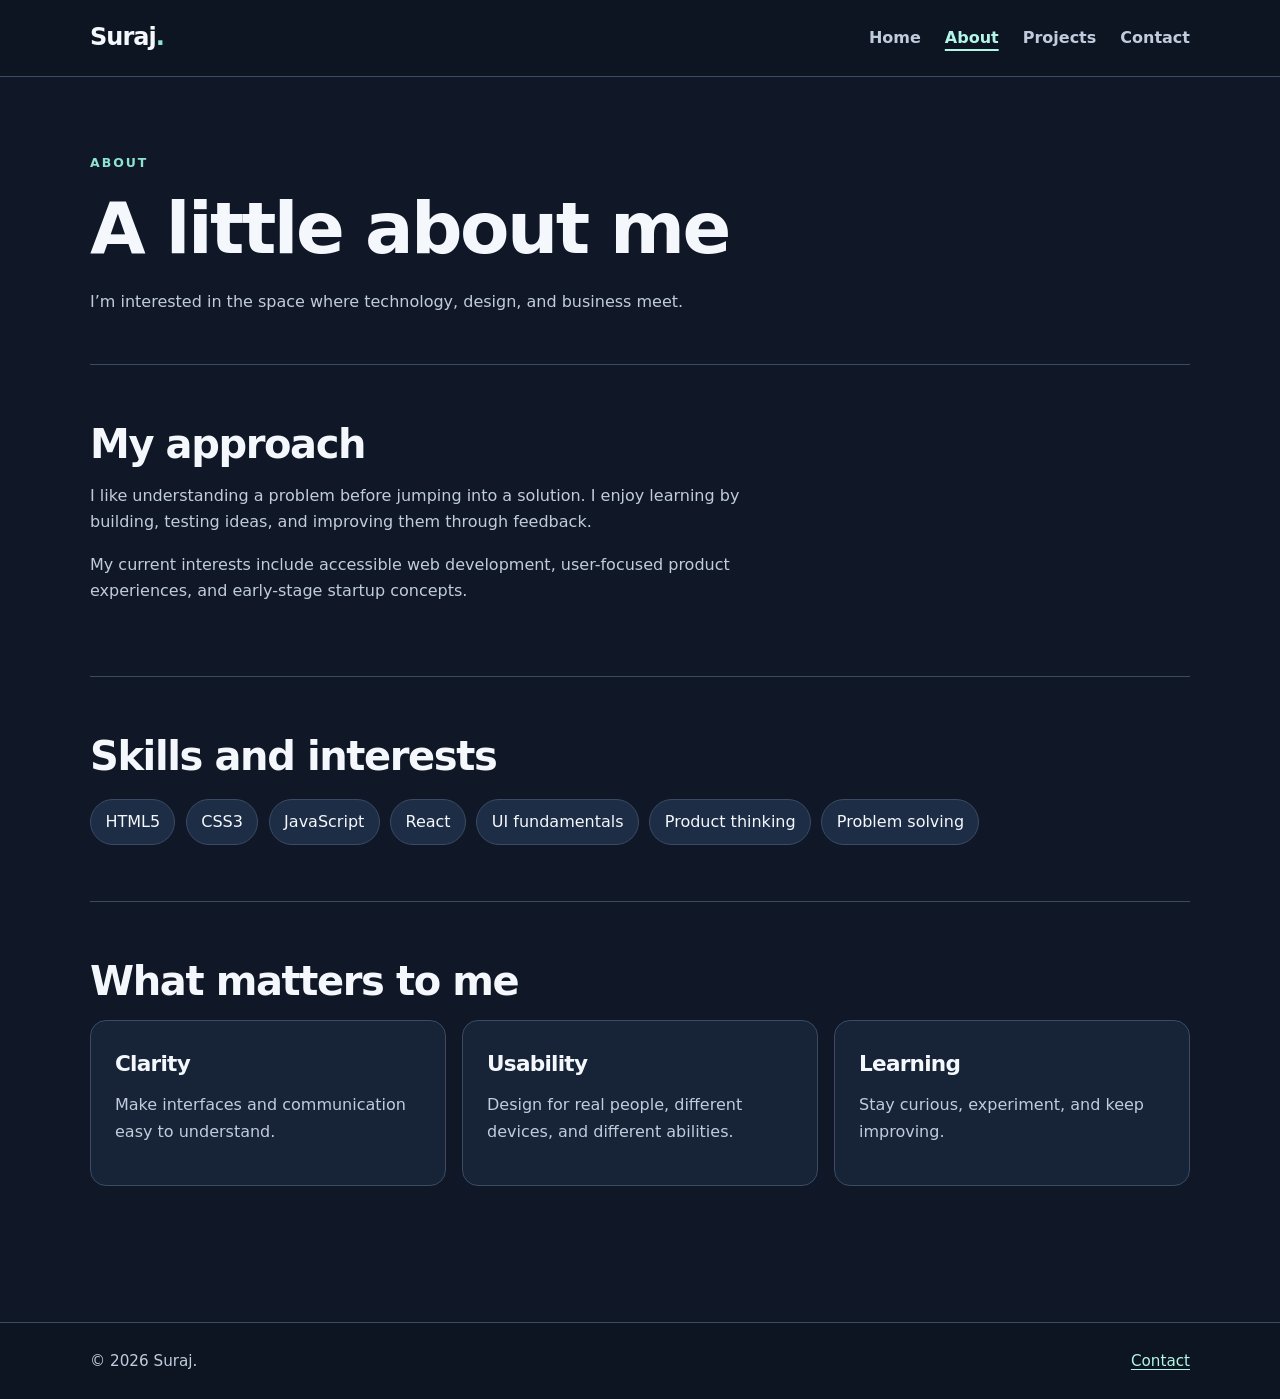
<file: Task-1/about.html>
<!doctype html>
<html lang="en">
<head>
  <meta charset="utf-8">
  <meta name="viewport" content="width=device-width, initial-scale=1">
  <meta name="description" content="Learn about Suraj, his interests, skills, and approach to building digital products.">
  <meta name="theme-color" content="#101827">
  <meta property="og:type" content="website">
  <meta property="og:title" content="About Suraj | Portfolio">
  <meta property="og:description" content="Background, interests, and skills.">
  <title>About | Suraj Portfolio</title>
  <link rel="canonical" href="https://example.com/about.html">
  <link rel="stylesheet" href="assets/styles.css">
  <script src="assets/main.js" defer></script>
</head>
<body>
  <a class="skip-link" href="#main">Skip to main content</a>
  <header class="site-header"><div class="container header-inner">
    <a class="brand" href="index.html" aria-label="Suraj portfolio home">Suraj<span aria-hidden="true">.</span></a>
    <button class="nav-toggle" type="button" aria-expanded="false" aria-controls="primary-navigation" aria-label="Toggle navigation"><span aria-hidden="true">☰</span></button>
    <nav id="primary-navigation" class="primary-nav" aria-label="Primary navigation"><ul>
      <li><a href="index.html">Home</a></li><li><a href="about.html" aria-current="page">About</a></li>
      <li><a href="projects.html">Projects</a></li><li><a href="contact.html">Contact</a></li>
    </ul></nav>
  </div></header>
  <main id="main" class="container page-main" tabindex="-1">
    <header class="page-heading"><p class="eyebrow">ABOUT</p><h1>A little about me</h1>
      <p class="measure">I’m interested in the space where technology, design, and business meet.</p>
    </header>
    <section class="section" aria-labelledby="story-title">
      <h2 id="story-title">My approach</h2>
      <p class="measure">I like understanding a problem before jumping into a solution. I enjoy learning by building, testing ideas, and improving them through feedback.</p>
      <p class="measure">My current interests include accessible web development, user-focused product experiences, and early-stage startup concepts.</p>
    </section>
    <section class="section" aria-labelledby="skills-title">
      <h2 id="skills-title">Skills and interests</h2>
      <ul class="tag-list" aria-label="Skills and areas of interest">
        <li>HTML5</li><li>CSS3</li><li>JavaScript</li><li>React</li><li>UI fundamentals</li><li>Product thinking</li><li>Problem solving</li>
      </ul>
    </section>
    <section class="section" aria-labelledby="values-title">
      <h2 id="values-title">What matters to me</h2>
      <div class="card-grid">
        <article class="project-card"><h3>Clarity</h3><p>Make interfaces and communication easy to understand.</p></article>
        <article class="project-card"><h3>Usability</h3><p>Design for real people, different devices, and different abilities.</p></article>
        <article class="project-card"><h3>Learning</h3><p>Stay curious, experiment, and keep improving.</p></article>
      </div>
    </section>
  </main>
  <footer class="site-footer"><div class="container footer-inner"><p>© <span data-current-year>2026</span> Suraj.</p><a href="contact.html">Contact</a></div></footer>
</body>
</html>
</file>
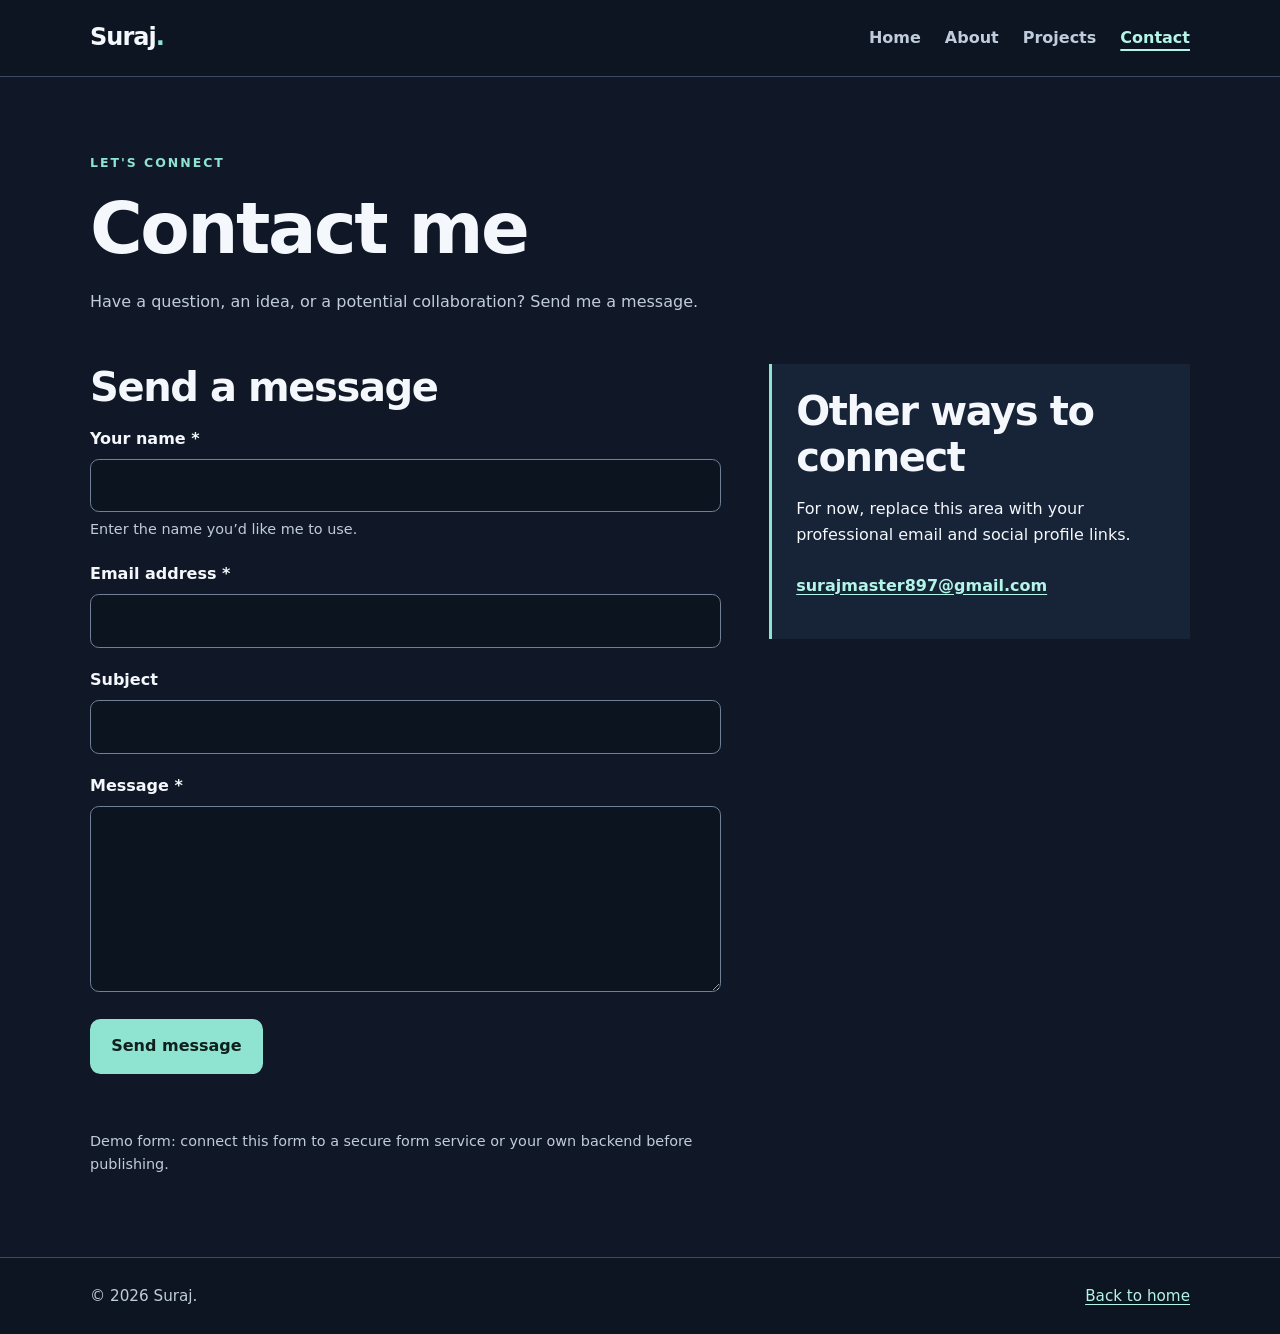
<file: Task-1/contact.html>
<!doctype html>
<html lang="en">
<head>
  <meta charset="utf-8">
  <meta name="viewport" content="width=device-width, initial-scale=1">
  <meta name="description" content="Contact Suraj about projects, collaborations, and opportunities.">
  <meta name="theme-color" content="#101827">
  <meta property="og:type" content="website">
  <meta property="og:title" content="Contact Suraj | Portfolio">
  <meta property="og:description" content="Send a message to discuss a project or collaboration.">
  <title>Contact | Suraj Portfolio</title>
  <link rel="canonical" href="https://example.com/contact.html">
  <link rel="stylesheet" href="assets/styles.css">
  <script src="assets/main.js" defer></script>
</head>
<body>
  <a class="skip-link" href="#main">Skip to main content</a>
  <header class="site-header"><div class="container header-inner">
    <a class="brand" href="index.html" aria-label="Suraj portfolio home">Suraj<span aria-hidden="true">.</span></a>
    <button class="nav-toggle" type="button" aria-expanded="false" aria-controls="primary-navigation" aria-label="Toggle navigation"><span aria-hidden="true">☰</span></button>
    <nav id="primary-navigation" class="primary-nav" aria-label="Primary navigation"><ul>
      <li><a href="index.html">Home</a></li><li><a href="about.html">About</a></li>
      <li><a href="projects.html">Projects</a></li><li><a href="contact.html" aria-current="page">Contact</a></li>
    </ul></nav>
  </div></header>
  <main id="main" class="container page-main" tabindex="-1">
    <header class="page-heading"><p class="eyebrow">LET'S CONNECT</p><h1>Contact me</h1><p class="measure">Have a question, an idea, or a potential collaboration? Send me a message.</p></header>
    <section class="contact-layout" aria-labelledby="form-title">
      <div><h2 id="form-title">Send a message</h2>
        <form id="contact-form" action="#" method="post">
          <div class="form-field">
            <label for="name">Your name <span aria-hidden="true">*</span></label>
            <input id="name" name="name" type="text" autocomplete="name" required aria-required="true" aria-describedby="name-error name-hint">
            <p class="field-error" id="name-error" role="alert"></p>
            <p class="field-hint" id="name-hint">Enter the name you’d like me to use.</p>
          </div>
          <div class="form-field">
            <label for="email">Email address <span aria-hidden="true">*</span></label>
            <input id="email" name="email" type="email" autocomplete="email" inputmode="email" required aria-required="true" aria-describedby="email-error">
            <p class="field-error" id="email-error" role="alert"></p>
          </div>
          <div class="form-field">
            <label for="subject">Subject</label>
            <input id="subject" name="subject" type="text" autocomplete="off">
          </div>
          <div class="form-field">
            <label for="message">Message <span aria-hidden="true">*</span></label>
            <textarea id="message" name="message" rows="6" required aria-required="true" aria-describedby="message-error"></textarea>
            <p class="field-error" id="message-error" role="alert"></p>
          </div>
          <button class="button" type="submit">Send message</button>
          <p class="form-status" id="form-status" role="status" aria-live="polite"></p>
          <p class="field-hint">Demo form: connect this form to a secure form service or your own backend before publishing.</p>
        </form>
      </div>
      <aside class="contact-note" aria-labelledby="other-title">
        <h2 id="other-title">Other ways to connect</h2>
        <p>For now, replace this area with your professional email and social profile links.</p>
        <p><a class="text-link" href="mailto:surajmaster897@gmail.com">surajmaster897@gmail.com</a></p>
      </aside>
    </section>
  </main>
  <footer class="site-footer"><div class="container footer-inner"><p>© <span data-current-year>2026</span> Suraj.</p><a href="index.html">Back to home</a></div></footer>
</body>
</html>
</file>
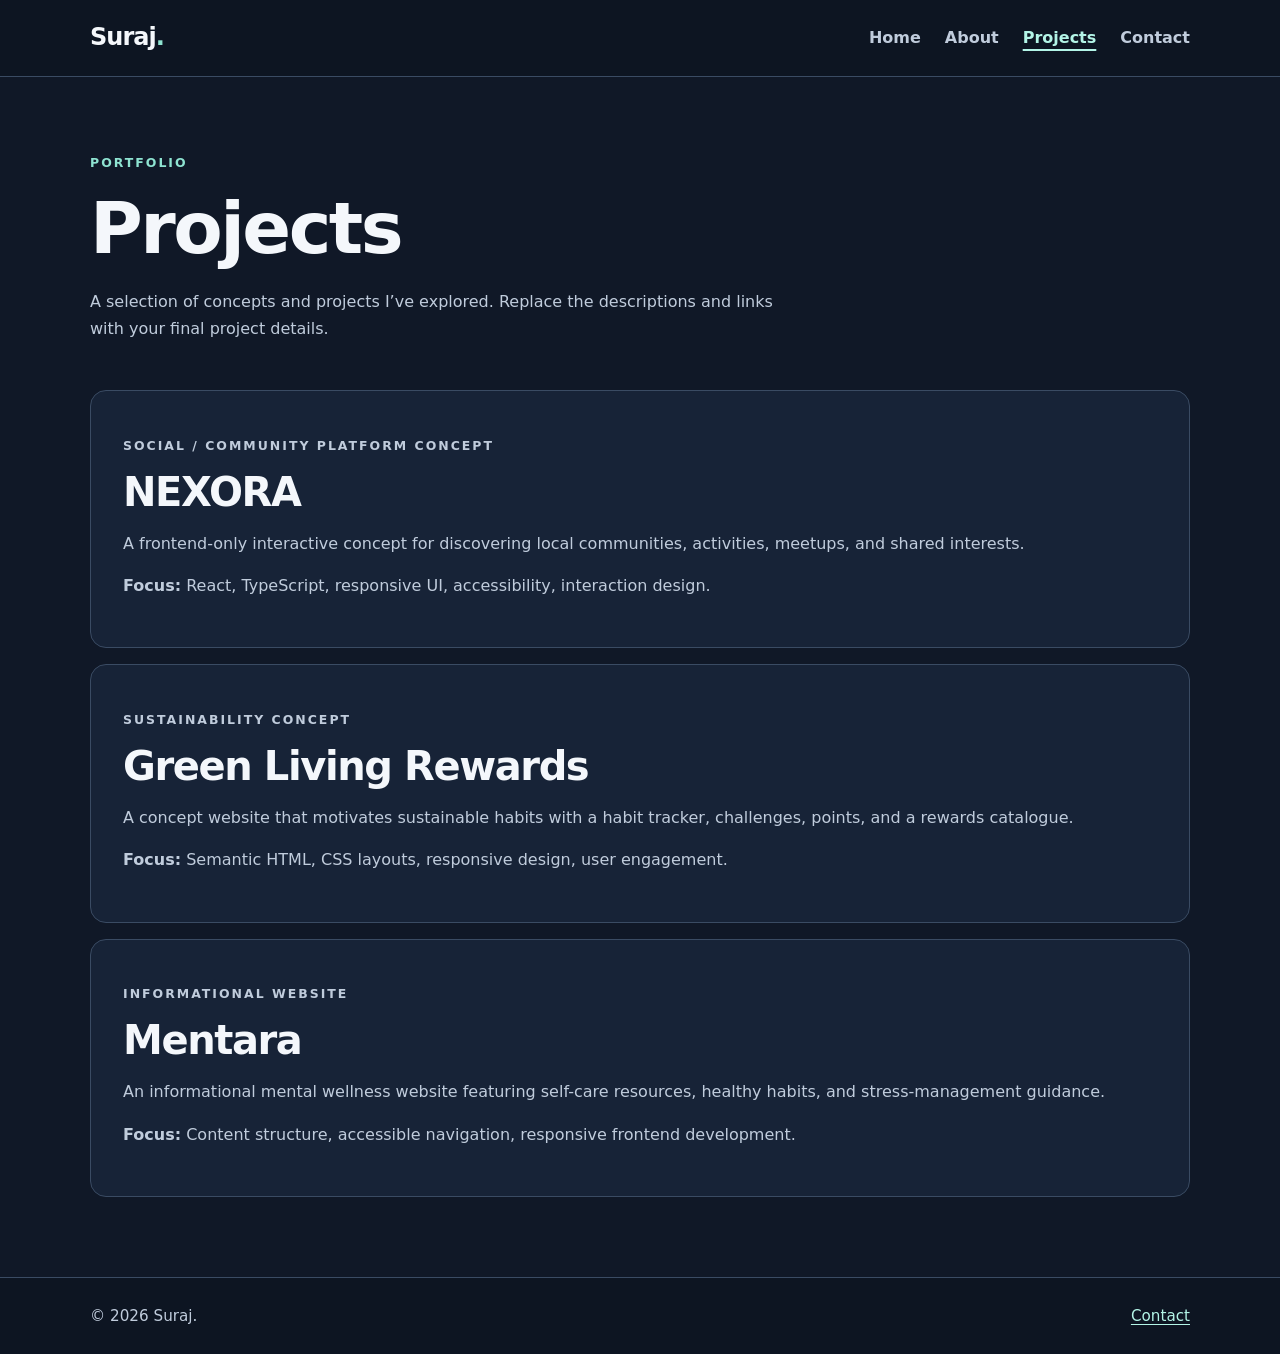
<file: Task-1/projects.html>
<!doctype html>
<html lang="en">
<head>
  <meta charset="utf-8">
  <meta name="viewport" content="width=device-width, initial-scale=1">
  <meta name="description" content="Selected web and product projects by Suraj, including NEXORA, Green Living Rewards, and Mentara.">
  <meta name="theme-color" content="#101827">
  <meta property="og:type" content="website">
  <meta property="og:title" content="Projects | Suraj Portfolio">
  <meta property="og:description" content="A selection of learning and product projects.">
  <title>Projects | Suraj Portfolio</title>
  <link rel="canonical" href="https://example.com/projects.html">
  <link rel="stylesheet" href="assets/styles.css">
  <script src="assets/main.js" defer></script>
</head>
<body>
  <a class="skip-link" href="#main">Skip to main content</a>
  <header class="site-header"><div class="container header-inner">
    <a class="brand" href="index.html" aria-label="Suraj portfolio home">Suraj<span aria-hidden="true">.</span></a>
    <button class="nav-toggle" type="button" aria-expanded="false" aria-controls="primary-navigation" aria-label="Toggle navigation"><span aria-hidden="true">☰</span></button>
    <nav id="primary-navigation" class="primary-nav" aria-label="Primary navigation"><ul>
      <li><a href="index.html">Home</a></li><li><a href="about.html">About</a></li>
      <li><a href="projects.html" aria-current="page">Projects</a></li><li><a href="contact.html">Contact</a></li>
    </ul></nav>
  </div></header>
  <main id="main" class="container page-main" tabindex="-1">
    <header class="page-heading"><p class="eyebrow">PORTFOLIO</p><h1>Projects</h1><p class="measure">A selection of concepts and projects I’ve explored. Replace the descriptions and links with your final project details.</p></header>
    <section class="project-list" aria-label="Project list">
      <article class="project-card project-detail" id="nexora">
        <p class="eyebrow">SOCIAL / COMMUNITY PLATFORM CONCEPT</p><h2>NEXORA</h2>
        <p>A frontend-only interactive concept for discovering local communities, activities, meetups, and shared interests.</p>
        <p><strong>Focus:</strong> React, TypeScript, responsive UI, accessibility, interaction design.</p>
      </article>
      <article class="project-card project-detail" id="green-living">
        <p class="eyebrow">SUSTAINABILITY CONCEPT</p><h2>Green Living Rewards</h2>
        <p>A concept website that motivates sustainable habits with a habit tracker, challenges, points, and a rewards catalogue.</p>
        <p><strong>Focus:</strong> Semantic HTML, CSS layouts, responsive design, user engagement.</p>
      </article>
      <article class="project-card project-detail" id="mentara">
        <p class="eyebrow">INFORMATIONAL WEBSITE</p><h2>Mentara</h2>
        <p>An informational mental wellness website featuring self-care resources, healthy habits, and stress-management guidance.</p>
        <p><strong>Focus:</strong> Content structure, accessible navigation, responsive frontend development.</p>
      </article>
    </section>
  </main>
  <footer class="site-footer"><div class="container footer-inner"><p>© <span data-current-year>2026</span> Suraj.</p><a href="contact.html">Contact</a></div></footer>
</body>
</html>
</file>
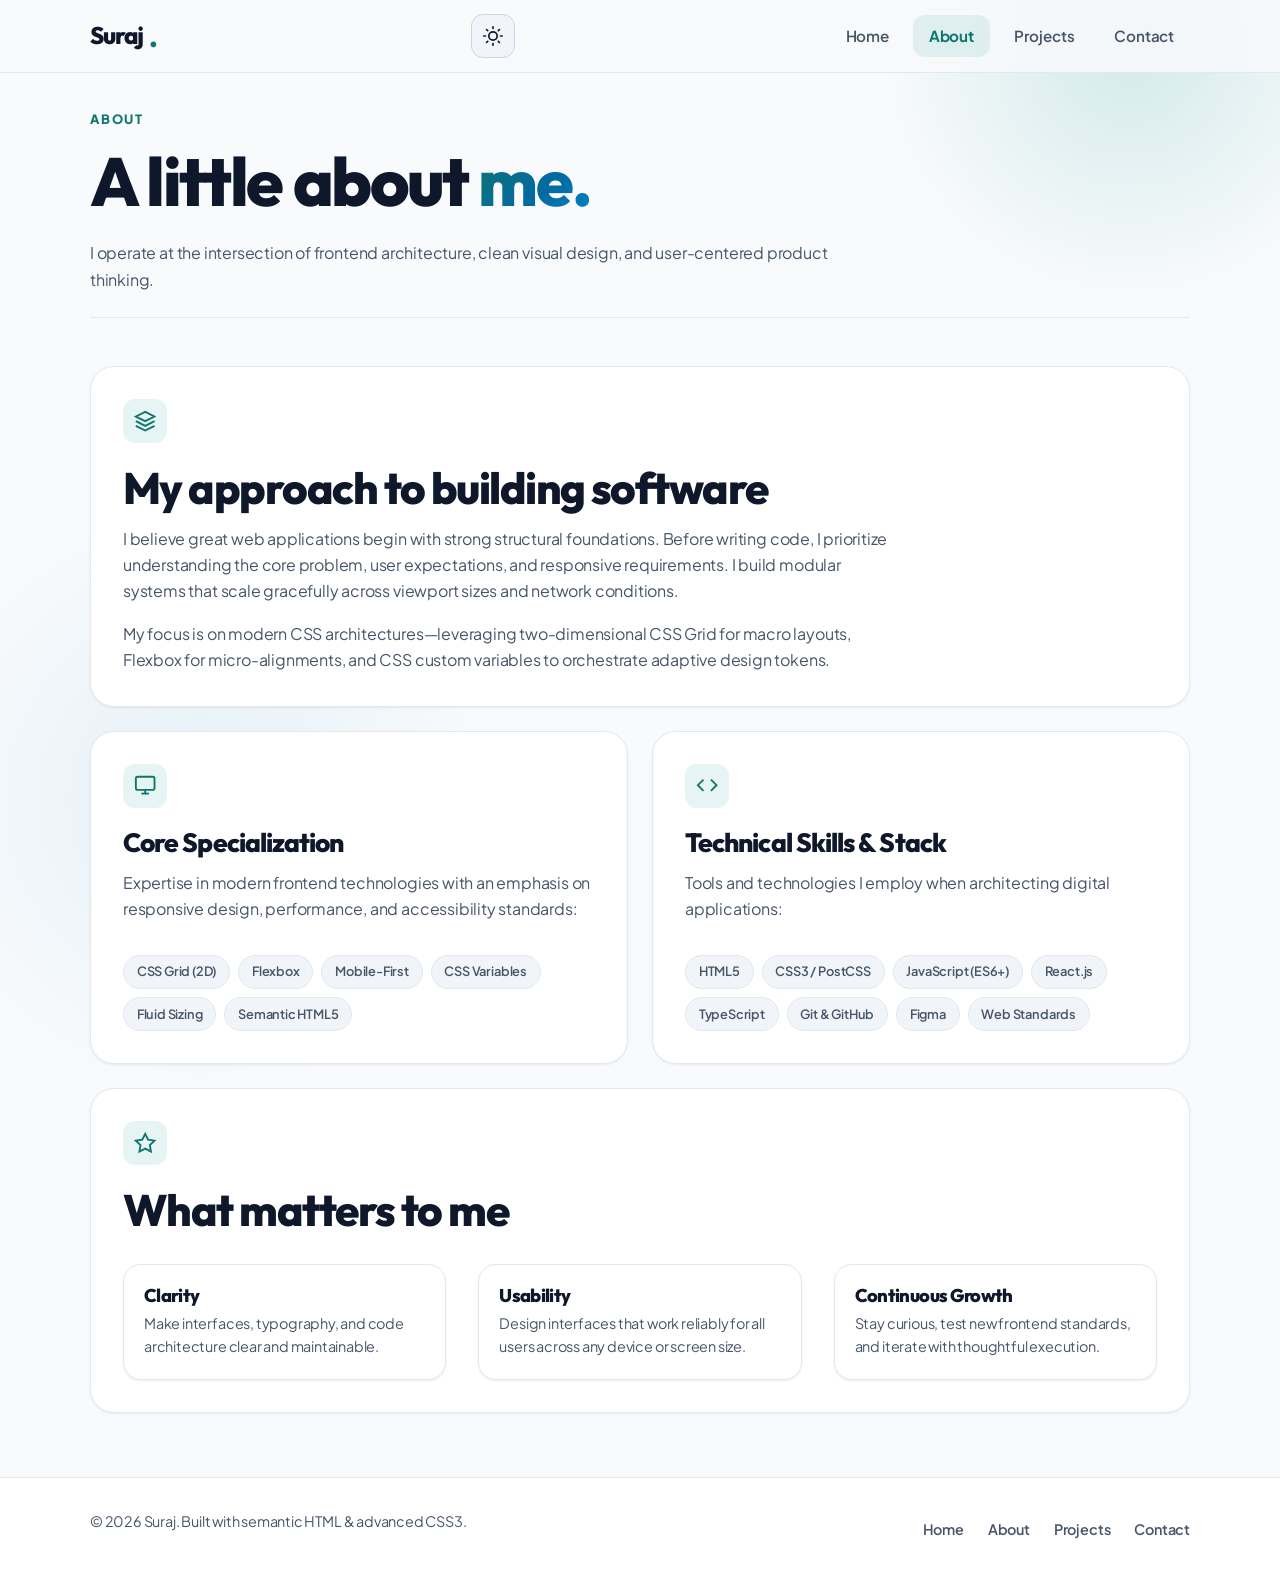
<file: Task-2/about.html>
<!doctype html>
<html lang="en">
<head>
  <meta charset="utf-8">
  <meta name="viewport" content="width=device-width, initial-scale=1">
  <meta name="description" content="Learn about Suraj, his engineering approach, technical skills, and philosophy toward building responsive web interfaces.">
  <meta name="theme-color" content="#f8fafc">
  <meta property="og:type" content="website">
  <meta property="og:title" content="About Suraj | Portfolio">
  <meta property="og:description" content="Background, engineering approach, and core technical competencies.">
  <title>About | Suraj Portfolio</title>
  <link rel="canonical" href="https://example.com/about.html">
  
  <!-- Preconnect and Google Fonts -->
  <link rel="preconnect" href="https://fonts.googleapis.com">
  <link rel="preconnect" href="https://fonts.gstatic.com" crossorigin>
  <link href="https://fonts.googleapis.com/css2?family=Outfit:wght@500;600;700;800&family=Plus+Jakarta+Sans:wght@400;500;600;700&family=JetBrains+Mono:wght@400;500&display=swap" rel="stylesheet">
  
  <link rel="stylesheet" href="assets/styles.css">
  <script src="assets/main.js" defer></script>
</head>
<body>
  <a class="skip-link" href="#main">Skip to main content</a>

  <header class="site-header">
    <div class="container header-inner">
      <a class="brand" href="index.html" aria-label="Suraj portfolio home">
        Suraj<span class="brand-dot" aria-hidden="true">.</span>
      </a>

      <div class="header-actions">
        <!-- Dynamic Light/Dark Mode Switcher -->
        <button class="theme-toggle" type="button" aria-label="Switch theme" title="Toggle theme">
          <svg class="icon-sun" viewBox="0 0 24 24" aria-hidden="true">
            <circle cx="12" cy="12" r="5"></circle>
            <line x1="12" y1="1" x2="12" y2="3"></line>
            <line x1="12" y1="21" x2="12" y2="23"></line>
            <line x1="4.22" y1="4.22" x2="5.64" y2="5.64"></line>
            <line x1="18.36" y1="18.36" x2="19.78" y2="19.78"></line>
            <line x1="1" y1="12" x2="3" y2="12"></line>
            <line x1="21" y1="12" x2="23" y2="12"></line>
            <line x1="4.22" y1="19.78" x2="5.64" y2="18.36"></line>
            <line x1="18.36" y1="5.64" x2="19.78" y2="4.22"></line>
          </svg>
          <svg class="icon-moon" viewBox="0 0 24 24" aria-hidden="true">
            <path d="M21 12.79A9 9 0 1 1 11.21 3 7 7 0 0 0 21 12.79z"></path>
          </svg>
        </button>

        <!-- Mobile Navigation Toggle -->
        <button class="nav-toggle" type="button" aria-expanded="false" aria-controls="primary-navigation">
          <span class="sr-only">Toggle navigation</span>
          <svg class="icon-hamburger" viewBox="0 0 24 24" aria-hidden="true">
            <line x1="3" y1="6" x2="21" y2="6"></line>
            <line x1="3" y1="12" x2="21" y2="12"></line>
            <line x1="3" y1="18" x2="21" y2="18"></line>
          </svg>
          <svg class="icon-close" viewBox="0 0 24 24" aria-hidden="true">
            <line x1="18" y1="6" x2="6" y2="18"></line>
            <line x1="6" y1="6" x2="18" y2="18"></line>
          </svg>
        </button>
      </div>

      <nav id="primary-navigation" class="primary-nav" aria-label="Primary navigation">
        <ul>
          <li><a href="index.html">Home</a></li>
          <li><a href="about.html" aria-current="page">About</a></li>
          <li><a href="projects.html">Projects</a></li>
          <li><a href="contact.html">Contact</a></li>
        </ul>
      </nav>
    </div>
  </header>

  <main id="main" class="container page-main">
    <header class="page-heading">
      <p class="eyebrow">About</p>
      <h1>A little about <span class="gradient-text">me.</span></h1>
      <p class="measure">I operate at the intersection of frontend architecture, clean visual design, and user-centered product thinking.</p>
    </header>

    <!-- Two-Dimensional Bento Grid Layout -->
    <div class="bento-grid">
      <!-- Story Card (Wide 2-col span on desktop) -->
      <article class="bento-card bento-card-wide" aria-labelledby="story-title">
        <div class="bento-icon" aria-hidden="true">
          <svg viewBox="0 0 24 24"><path d="M12 2L2 7l10 5 10-5-10-5zM2 17l10 5 10-5M2 12l10 5 10-5"></path></svg>
        </div>
        <h2 id="story-title">My approach to building software</h2>
        <p class="measure">I believe great web applications begin with strong structural foundations. Before writing code, I prioritize understanding the core problem, user expectations, and responsive requirements. I build modular systems that scale gracefully across viewport sizes and network conditions.</p>
        <p class="measure">My focus is on modern CSS architectures—leveraging two-dimensional CSS Grid for macro layouts, Flexbox for micro-alignments, and CSS custom variables to orchestrate adaptive design tokens.</p>
      </article>

      <!-- Technical Specialization Card -->
      <article class="bento-card" aria-labelledby="specialization-title">
        <div class="bento-icon" aria-hidden="true">
          <svg viewBox="0 0 24 24"><rect x="2" y="3" width="20" height="14" rx="2" ry="2"></rect><line x1="8" y1="21" x2="16" y2="21"></line><line x1="12" y1="17" x2="12" y2="21"></line></svg>
        </div>
        <h3 id="specialization-title">Core Specialization</h3>
        <p>Expertise in modern frontend technologies with an emphasis on responsive design, performance, and accessibility standards:</p>
        <ul class="tag-list" aria-label="Core competencies">
          <li>CSS Grid (2D)</li>
          <li>Flexbox</li>
          <li>Mobile-First</li>
          <li>CSS Variables</li>
          <li>Fluid Sizing</li>
          <li>Semantic HTML5</li>
        </ul>
      </article>

      <!-- Technical Skills Cloud Card -->
      <article class="bento-card" aria-labelledby="skills-title">
        <div class="bento-icon" aria-hidden="true">
          <svg viewBox="0 0 24 24"><polyline points="16 18 22 12 16 6"></polyline><polyline points="8 6 2 12 8 18"></polyline></svg>
        </div>
        <h3 id="skills-title">Technical Skills &amp; Stack</h3>
        <p>Tools and technologies I employ when architecting digital applications:</p>
        <ul class="tag-list" aria-label="Technologies list">
          <li>HTML5</li>
          <li>CSS3 / PostCSS</li>
          <li>JavaScript (ES6+)</li>
          <li>React.js</li>
          <li>TypeScript</li>
          <li>Git &amp; GitHub</li>
          <li>Figma</li>
          <li>Web Standards</li>
        </ul>
      </article>

      <!-- Values & Principles Bento Card (Wide) -->
      <section class="bento-card bento-card-wide" aria-labelledby="values-title">
        <div class="bento-icon" aria-hidden="true">
          <svg viewBox="0 0 24 24"><polygon points="12 2 15.09 8.26 22 9.27 17 14.14 18.18 21.02 12 17.77 5.82 21.02 7 14.14 2 9.27 8.91 8.26 12 2"></polygon></svg>
        </div>
        <h2 id="values-title">What matters to me</h2>
        <div class="card-grid" style="margin-top: 1rem;">
          <article class="stat-card">
            <h3 style="font-size: 1.15rem; margin-bottom: 0.35rem;">Clarity</h3>
            <p style="font-size: 0.9rem; margin-bottom: 0;">Make interfaces, typography, and code architecture clear and maintainable.</p>
          </article>
          <article class="stat-card">
            <h3 style="font-size: 1.15rem; margin-bottom: 0.35rem;">Usability</h3>
            <p style="font-size: 0.9rem; margin-bottom: 0;">Design interfaces that work reliably for all users across any device or screen size.</p>
          </article>
          <article class="stat-card">
            <h3 style="font-size: 1.15rem; margin-bottom: 0.35rem;">Continuous Growth</h3>
            <p style="font-size: 0.9rem; margin-bottom: 0;">Stay curious, test new frontend standards, and iterate with thoughtful execution.</p>
          </article>
        </div>
      </section>
    </div>
  </main>

  <footer class="site-footer">
    <div class="container footer-inner">
      <p>© <span data-current-year>2026</span> Suraj. Built with semantic HTML &amp; advanced CSS3.</p>
      <ul class="footer-links" aria-label="Footer navigation">
        <li><a href="index.html">Home</a></li>
        <li><a href="about.html">About</a></li>
        <li><a href="projects.html">Projects</a></li>
        <li><a href="contact.html">Contact</a></li>
      </ul>
    </div>
  </footer>
</body>
</html>
</file>
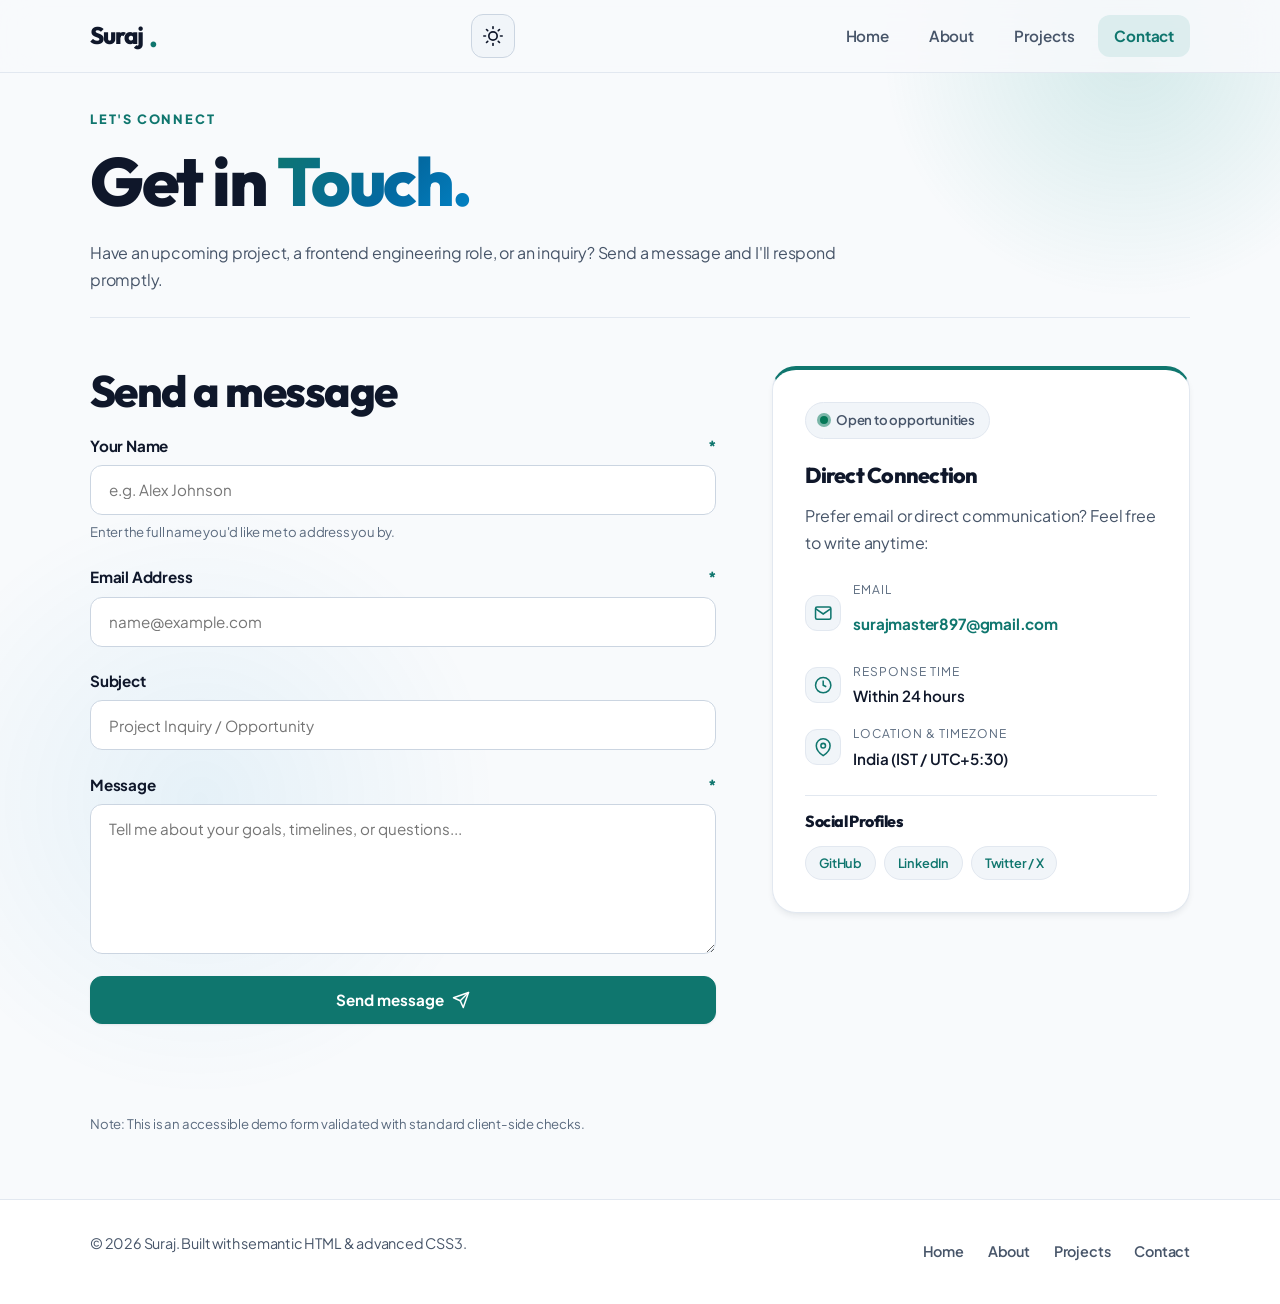
<file: Task-2/contact.html>
<!doctype html>
<html lang="en">
<head>
  <meta charset="utf-8">
  <meta name="viewport" content="width=device-width, initial-scale=1">
  <meta name="description" content="Get in touch with Suraj to discuss frontend engineering opportunities, responsive web design projects, or collaborative ideas.">
  <meta name="theme-color" content="#f8fafc">
  <meta property="og:type" content="website">
  <meta property="og:title" content="Contact Suraj | Portfolio">
  <meta property="og:description" content="Send a message or reach out to discuss web development projects and collaborations.">
  <title>Contact | Suraj Portfolio</title>
  <link rel="canonical" href="https://example.com/contact.html">
  
  <!-- Preconnect and Google Fonts -->
  <link rel="preconnect" href="https://fonts.googleapis.com">
  <link rel="preconnect" href="https://fonts.gstatic.com" crossorigin>
  <link href="https://fonts.googleapis.com/css2?family=Outfit:wght@500;600;700;800&family=Plus+Jakarta+Sans:wght@400;500;600;700&family=JetBrains+Mono:wght@400;500&display=swap" rel="stylesheet">
  
  <link rel="stylesheet" href="assets/styles.css">
  <script src="assets/main.js" defer></script>
</head>
<body>
  <a class="skip-link" href="#main">Skip to main content</a>

  <header class="site-header">
    <div class="container header-inner">
      <a class="brand" href="index.html" aria-label="Suraj portfolio home">
        Suraj<span class="brand-dot" aria-hidden="true">.</span>
      </a>

      <div class="header-actions">
        <!-- Dynamic Light/Dark Mode Switcher -->
        <button class="theme-toggle" type="button" aria-label="Switch theme" title="Toggle theme">
          <svg class="icon-sun" viewBox="0 0 24 24" aria-hidden="true">
            <circle cx="12" cy="12" r="5"></circle>
            <line x1="12" y1="1" x2="12" y2="3"></line>
            <line x1="12" y1="21" x2="12" y2="23"></line>
            <line x1="4.22" y1="4.22" x2="5.64" y2="5.64"></line>
            <line x1="18.36" y1="18.36" x2="19.78" y2="19.78"></line>
            <line x1="1" y1="12" x2="3" y2="12"></line>
            <line x1="21" y1="12" x2="23" y2="12"></line>
            <line x1="4.22" y1="19.78" x2="5.64" y2="18.36"></line>
            <line x1="18.36" y1="5.64" x2="19.78" y2="4.22"></line>
          </svg>
          <svg class="icon-moon" viewBox="0 0 24 24" aria-hidden="true">
            <path d="M21 12.79A9 9 0 1 1 11.21 3 7 7 0 0 0 21 12.79z"></path>
          </svg>
        </button>

        <!-- Mobile Navigation Toggle -->
        <button class="nav-toggle" type="button" aria-expanded="false" aria-controls="primary-navigation">
          <span class="sr-only">Toggle navigation</span>
          <svg class="icon-hamburger" viewBox="0 0 24 24" aria-hidden="true">
            <line x1="3" y1="6" x2="21" y2="6"></line>
            <line x1="3" y1="12" x2="21" y2="12"></line>
            <line x1="3" y1="18" x2="21" y2="18"></line>
          </svg>
          <svg class="icon-close" viewBox="0 0 24 24" aria-hidden="true">
            <line x1="18" y1="6" x2="6" y2="18"></line>
            <line x1="6" y1="6" x2="18" y2="18"></line>
          </svg>
        </button>
      </div>

      <nav id="primary-navigation" class="primary-nav" aria-label="Primary navigation">
        <ul>
          <li><a href="index.html">Home</a></li>
          <li><a href="about.html">About</a></li>
          <li><a href="projects.html">Projects</a></li>
          <li><a href="contact.html" aria-current="page">Contact</a></li>
        </ul>
      </nav>
    </div>
  </header>

  <main id="main" class="container page-main">
    <header class="page-heading">
      <p class="eyebrow">Let's Connect</p>
      <h1>Get in <span class="gradient-text">Touch.</span></h1>
      <p class="measure">Have an upcoming project, a frontend engineering role, or an inquiry? Send a message and I'll respond promptly.</p>
    </header>

    <!-- Asymmetrical 2D Contact Grid -->
    <section class="contact-layout" aria-labelledby="form-heading">
      <div>
        <h2 id="form-heading">Send a message</h2>
        <form id="contact-form" action="#" method="post" novalidate>
          <div class="form-field">
            <label for="name">
              <span>Your Name</span>
              <span class="required-mark" aria-hidden="true">*</span>
            </label>
            <input id="name" name="name" type="text" autocomplete="name" required placeholder="e.g. Alex Johnson" aria-describedby="name-hint">
            <p class="field-hint" id="name-hint">Enter the full name you'd like me to address you by.</p>
          </div>

          <div class="form-field">
            <label for="email">
              <span>Email Address</span>
              <span class="required-mark" aria-hidden="true">*</span>
            </label>
            <input id="email" name="email" type="email" autocomplete="email" inputmode="email" required placeholder="name@example.com">
          </div>

          <div class="form-field">
            <label for="subject">
              <span>Subject</span>
            </label>
            <input id="subject" name="subject" type="text" autocomplete="off" placeholder="Project Inquiry / Opportunity">
          </div>

          <div class="form-field">
            <label for="message">
              <span>Message</span>
              <span class="required-mark" aria-hidden="true">*</span>
            </label>
            <textarea id="message" name="message" rows="6" required placeholder="Tell me about your goals, timelines, or questions..."></textarea>
          </div>

          <button class="button" type="submit">
            <span>Send message</span>
            <svg width="18" height="18" viewBox="0 0 24 24" fill="none" stroke="currentColor" stroke-width="2" stroke-linecap="round" stroke-linejoin="round" aria-hidden="true"><line x1="22" y1="2" x2="11" y2="13"></line><polygon points="22 2 15 22 11 13 2 9 22 2"></polygon></svg>
          </button>

          <p class="form-status" id="form-status" role="status" aria-live="polite"></p>
          <p class="field-hint">Note: This is an accessible demo form validated with standard client-side checks.</p>
        </form>
      </div>

      <!-- Quick Connect 2D Card -->
      <aside class="contact-card" aria-labelledby="quick-connect-title">
        <div class="hero-badge" style="margin-bottom: 0;">
          <span class="status-dot" aria-hidden="true"></span>
          <span>Open to opportunities</span>
        </div>

        <div>
          <h2 id="quick-connect-title">Direct Connection</h2>
          <p style="margin-top: 0.5rem;">Prefer email or direct communication? Feel free to write anytime:</p>
        </div>

        <ul class="contact-meta-list" aria-label="Contact information details">
          <li class="contact-meta-item">
            <div class="contact-meta-icon" aria-hidden="true">
              <svg viewBox="0 0 24 24"><path d="M4 4h16c1.1 0 2 .9 2 2v12c0 1.1-.9 2-2 2H4c-1.1 0-2-.9-2-2V6c0-1.1.9-2 2-2z"></path><polyline points="22,6 12,13 2,6"></polyline></svg>
            </div>
            <div>
              <p style="font-size: 0.75rem; text-transform: uppercase; letter-spacing: 0.08em; color: var(--text-muted); margin-bottom: 0.1rem;">Email</p>
              <a class="text-link" style="margin-top: 0;" href="mailto:surajmaster897@gmail.com">surajmaster897@gmail.com</a>
            </div>
          </li>

          <li class="contact-meta-item">
            <div class="contact-meta-icon" aria-hidden="true">
              <svg viewBox="0 0 24 24"><circle cx="12" cy="12" r="10"></circle><polyline points="12 6 12 12 16 14"></polyline></svg>
            </div>
            <div>
              <p style="font-size: 0.75rem; text-transform: uppercase; letter-spacing: 0.08em; color: var(--text-muted); margin-bottom: 0.1rem;">Response Time</p>
              <span style="font-weight: 600; color: var(--text-primary);">Within 24 hours</span>
            </div>
          </li>

          <li class="contact-meta-item">
            <div class="contact-meta-icon" aria-hidden="true">
              <svg viewBox="0 0 24 24"><path d="M21 10c0 7-9 13-9 13s-9-6-9-13a9 9 0 0 1 18 0z"></path><circle cx="12" cy="10" r="3"></circle></svg>
            </div>
            <div>
              <p style="font-size: 0.75rem; text-transform: uppercase; letter-spacing: 0.08em; color: var(--text-muted); margin-bottom: 0.1rem;">Location &amp; Timezone</p>
              <span style="font-weight: 600; color: var(--text-primary);">India (IST / UTC+5:30)</span>
            </div>
          </li>
        </ul>

        <div style="border-top: 1px solid var(--border-subtle); padding-top: 1rem;">
          <h3 style="font-size: 1rem; margin-bottom: 0.75rem;">Social Profiles</h3>
          <ul class="tag-list" aria-label="Social media channels">
            <li><a href="https://github.com" target="_blank" rel="noopener noreferrer">GitHub</a></li>
            <li><a href="https://linkedin.com" target="_blank" rel="noopener noreferrer">LinkedIn</a></li>
            <li><a href="https://twitter.com" target="_blank" rel="noopener noreferrer">Twitter / X</a></li>
          </ul>
        </div>
      </aside>
    </section>
  </main>

  <footer class="site-footer">
    <div class="container footer-inner">
      <p>© <span data-current-year>2026</span> Suraj. Built with semantic HTML &amp; advanced CSS3.</p>
      <ul class="footer-links" aria-label="Footer navigation">
        <li><a href="index.html">Home</a></li>
        <li><a href="about.html">About</a></li>
        <li><a href="projects.html">Projects</a></li>
        <li><a href="contact.html">Contact</a></li>
      </ul>
    </div>
  </footer>
</body>
</html>
</file>
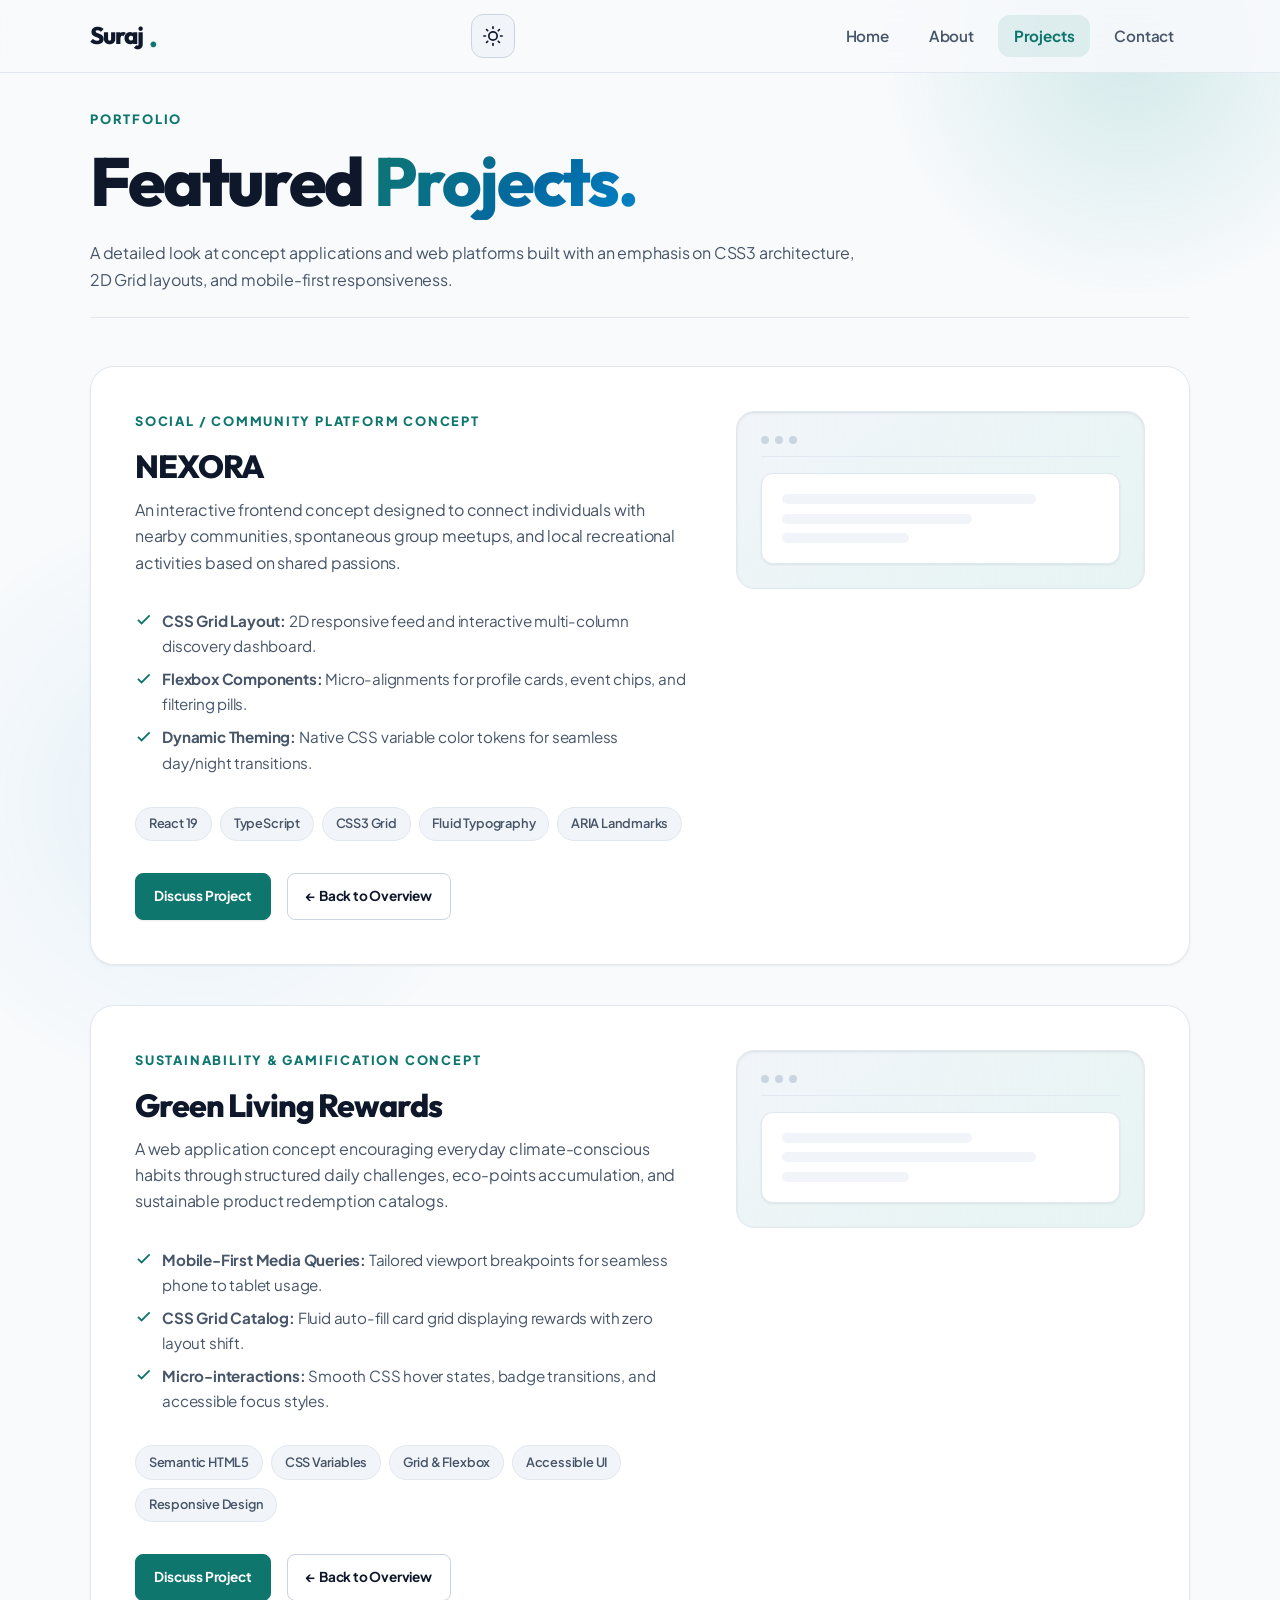
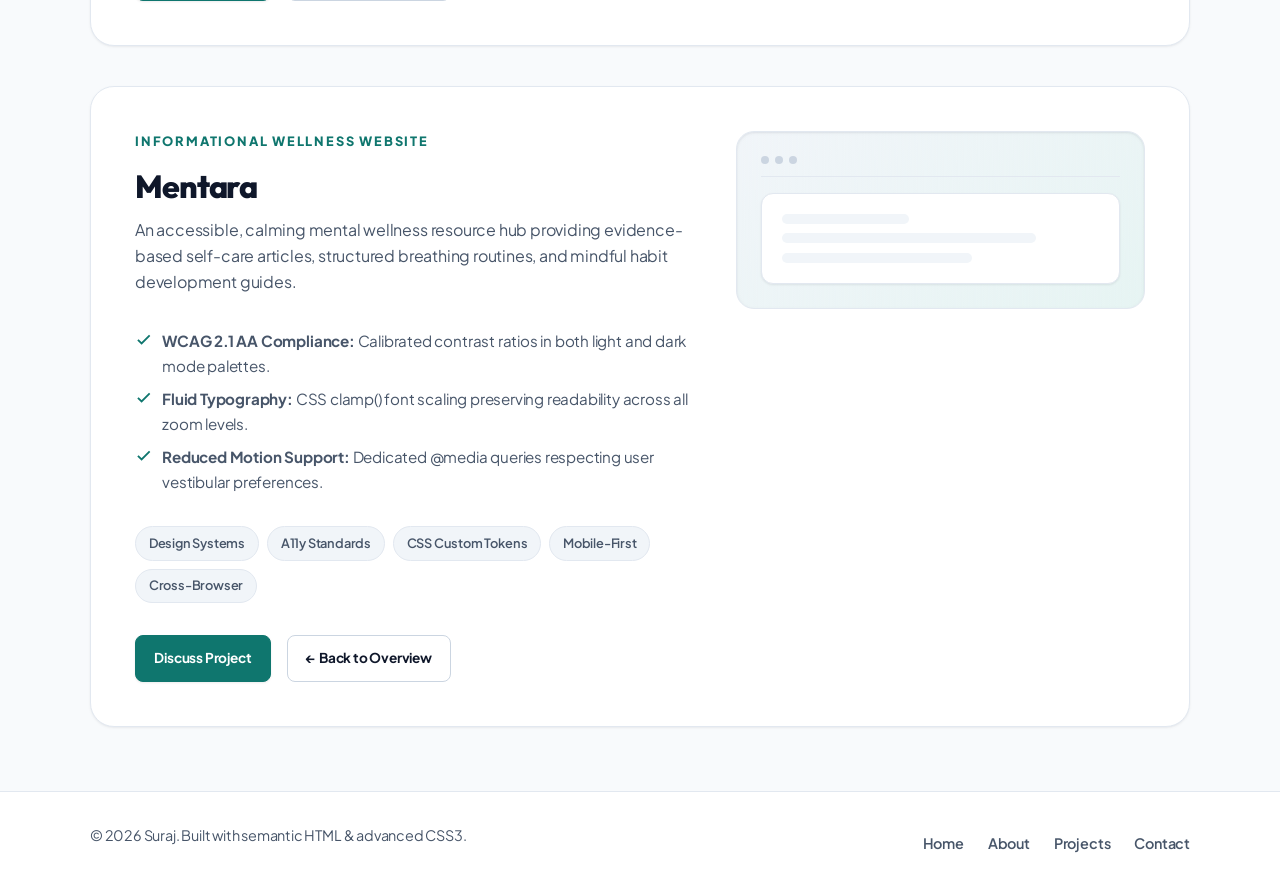
<file: Task-2/projects.html>
<!doctype html>
<html lang="en">
<head>
  <meta charset="utf-8">
  <meta name="viewport" content="width=device-width, initial-scale=1">
  <meta name="description" content="Selected web development and product projects by Suraj, showcasing advanced CSS3 layouts, responsive architecture, and interactive UI components.">
  <meta name="theme-color" content="#f8fafc">
  <meta property="og:type" content="website">
  <meta property="og:title" content="Projects | Suraj Portfolio">
  <meta property="og:description" content="A curated selection of responsive web and product projects built with modern frontend architecture.">
  <title>Projects | Suraj Portfolio</title>
  <link rel="canonical" href="https://example.com/projects.html">
  
  <!-- Preconnect and Google Fonts -->
  <link rel="preconnect" href="https://fonts.googleapis.com">
  <link rel="preconnect" href="https://fonts.gstatic.com" crossorigin>
  <link href="https://fonts.googleapis.com/css2?family=Outfit:wght@500;600;700;800&family=Plus+Jakarta+Sans:wght@400;500;600;700&family=JetBrains+Mono:wght@400;500&display=swap" rel="stylesheet">
  
  <link rel="stylesheet" href="assets/styles.css">
  <script src="assets/main.js" defer></script>
</head>
<body>
  <a class="skip-link" href="#main">Skip to main content</a>

  <header class="site-header">
    <div class="container header-inner">
      <a class="brand" href="index.html" aria-label="Suraj portfolio home">
        Suraj<span class="brand-dot" aria-hidden="true">.</span>
      </a>

      <div class="header-actions">
        <!-- Dynamic Light/Dark Mode Switcher -->
        <button class="theme-toggle" type="button" aria-label="Switch theme" title="Toggle theme">
          <svg class="icon-sun" viewBox="0 0 24 24" aria-hidden="true">
            <circle cx="12" cy="12" r="5"></circle>
            <line x1="12" y1="1" x2="12" y2="3"></line>
            <line x1="12" y1="21" x2="12" y2="23"></line>
            <line x1="4.22" y1="4.22" x2="5.64" y2="5.64"></line>
            <line x1="18.36" y1="18.36" x2="19.78" y2="19.78"></line>
            <line x1="1" y1="12" x2="3" y2="12"></line>
            <line x1="21" y1="12" x2="23" y2="12"></line>
            <line x1="4.22" y1="19.78" x2="5.64" y2="18.36"></line>
            <line x1="18.36" y1="5.64" x2="19.78" y2="4.22"></line>
          </svg>
          <svg class="icon-moon" viewBox="0 0 24 24" aria-hidden="true">
            <path d="M21 12.79A9 9 0 1 1 11.21 3 7 7 0 0 0 21 12.79z"></path>
          </svg>
        </button>

        <!-- Mobile Navigation Toggle -->
        <button class="nav-toggle" type="button" aria-expanded="false" aria-controls="primary-navigation">
          <span class="sr-only">Toggle navigation</span>
          <svg class="icon-hamburger" viewBox="0 0 24 24" aria-hidden="true">
            <line x1="3" y1="6" x2="21" y2="6"></line>
            <line x1="3" y1="12" x2="21" y2="12"></line>
            <line x1="3" y1="18" x2="21" y2="18"></line>
          </svg>
          <svg class="icon-close" viewBox="0 0 24 24" aria-hidden="true">
            <line x1="18" y1="6" x2="6" y2="18"></line>
            <line x1="6" y1="6" x2="18" y2="18"></line>
          </svg>
        </button>
      </div>

      <nav id="primary-navigation" class="primary-nav" aria-label="Primary navigation">
        <ul>
          <li><a href="index.html">Home</a></li>
          <li><a href="about.html">About</a></li>
          <li><a href="projects.html" aria-current="page">Projects</a></li>
          <li><a href="contact.html">Contact</a></li>
        </ul>
      </nav>
    </div>
  </header>

  <main id="main" class="container page-main">
    <header class="page-heading">
      <p class="eyebrow">Portfolio</p>
      <h1>Featured <span class="gradient-text">Projects.</span></h1>
      <p class="measure">A detailed look at concept applications and web platforms built with an emphasis on CSS3 architecture, 2D Grid layouts, and mobile-first responsiveness.</p>
    </header>

    <!-- 2D Detailed Project Showcase Grid -->
    <section class="project-list" aria-label="Project showcase list">
      <!-- Project 01: NEXORA -->
      <article class="project-detail-card" id="nexora">
        <div class="project-info">
          <p class="eyebrow">Social / Community Platform Concept</p>
          <h2>NEXORA</h2>
          <p>An interactive frontend concept designed to connect individuals with nearby communities, spontaneous group meetups, and local recreational activities based on shared passions.</p>
          
          <ul class="project-features" aria-label="Architectural highlights">
            <li>
              <svg viewBox="0 0 24 24" aria-hidden="true"><polyline points="20 6 9 17 4 12"></polyline></svg>
              <span><strong>CSS Grid Layout:</strong> 2D responsive feed and interactive multi-column discovery dashboard.</span>
            </li>
            <li>
              <svg viewBox="0 0 24 24" aria-hidden="true"><polyline points="20 6 9 17 4 12"></polyline></svg>
              <span><strong>Flexbox Components:</strong> Micro-alignments for profile cards, event chips, and filtering pills.</span>
            </li>
            <li>
              <svg viewBox="0 0 24 24" aria-hidden="true"><polyline points="20 6 9 17 4 12"></polyline></svg>
              <span><strong>Dynamic Theming:</strong> Native CSS variable color tokens for seamless day/night transitions.</span>
            </li>
          </ul>

          <ul class="tag-list" aria-label="Technologies used">
            <li>React 19</li>
            <li>TypeScript</li>
            <li>CSS3 Grid</li>
            <li>Fluid Typography</li>
            <li>ARIA Landmarks</li>
          </ul>

          <div class="button-row">
            <a class="button button-sm" href="contact.html">Discuss Project</a>
            <a class="button button-secondary button-sm" href="index.html">← Back to Overview</a>
          </div>
        </div>

        <div class="project-preview-mockup" aria-hidden="true">
          <div class="mockup-bar">
            <div class="mockup-dot"></div>
            <div class="mockup-dot"></div>
            <div class="mockup-dot"></div>
          </div>
          <div class="mockup-window">
            <div class="mockup-skeleton">
              <div class="skeleton-line w-80"></div>
              <div class="skeleton-line w-60"></div>
              <div class="skeleton-line w-40"></div>
            </div>
          </div>
        </div>
      </article>

      <!-- Project 02: Green Living Rewards -->
      <article class="project-detail-card" id="green-living">
        <div class="project-info">
          <p class="eyebrow">Sustainability &amp; Gamification Concept</p>
          <h2>Green Living Rewards</h2>
          <p>A web application concept encouraging everyday climate-conscious habits through structured daily challenges, eco-points accumulation, and sustainable product redemption catalogs.</p>
          
          <ul class="project-features" aria-label="Architectural highlights">
            <li>
              <svg viewBox="0 0 24 24" aria-hidden="true"><polyline points="20 6 9 17 4 12"></polyline></svg>
              <span><strong>Mobile-First Media Queries:</strong> Tailored viewport breakpoints for seamless phone to tablet usage.</span>
            </li>
            <li>
              <svg viewBox="0 0 24 24" aria-hidden="true"><polyline points="20 6 9 17 4 12"></polyline></svg>
              <span><strong>CSS Grid Catalog:</strong> Fluid auto-fill card grid displaying rewards with zero layout shift.</span>
            </li>
            <li>
              <svg viewBox="0 0 24 24" aria-hidden="true"><polyline points="20 6 9 17 4 12"></polyline></svg>
              <span><strong>Micro-interactions:</strong> Smooth CSS hover states, badge transitions, and accessible focus styles.</span>
            </li>
          </ul>

          <ul class="tag-list" aria-label="Technologies used">
            <li>Semantic HTML5</li>
            <li>CSS Variables</li>
            <li>Grid &amp; Flexbox</li>
            <li>Accessible UI</li>
            <li>Responsive Design</li>
          </ul>

          <div class="button-row">
            <a class="button button-sm" href="contact.html">Discuss Project</a>
            <a class="button button-secondary button-sm" href="index.html">← Back to Overview</a>
          </div>
        </div>

        <div class="project-preview-mockup" aria-hidden="true">
          <div class="mockup-bar">
            <div class="mockup-dot"></div>
            <div class="mockup-dot"></div>
            <div class="mockup-dot"></div>
          </div>
          <div class="mockup-window">
            <div class="mockup-skeleton">
              <div class="skeleton-line w-60"></div>
              <div class="skeleton-line w-80"></div>
              <div class="skeleton-line w-40"></div>
            </div>
          </div>
        </div>
      </article>

      <!-- Project 03: Mentara -->
      <article class="project-detail-card" id="mentara">
        <div class="project-info">
          <p class="eyebrow">Informational Wellness Website</p>
          <h2>Mentara</h2>
          <p>An accessible, calming mental wellness resource hub providing evidence-based self-care articles, structured breathing routines, and mindful habit development guides.</p>
          
          <ul class="project-features" aria-label="Architectural highlights">
            <li>
              <svg viewBox="0 0 24 24" aria-hidden="true"><polyline points="20 6 9 17 4 12"></polyline></svg>
              <span><strong>WCAG 2.1 AA Compliance:</strong> Calibrated contrast ratios in both light and dark mode palettes.</span>
            </li>
            <li>
              <svg viewBox="0 0 24 24" aria-hidden="true"><polyline points="20 6 9 17 4 12"></polyline></svg>
              <span><strong>Fluid Typography:</strong> CSS clamp() font scaling preserving readability across all zoom levels.</span>
            </li>
            <li>
              <svg viewBox="0 0 24 24" aria-hidden="true"><polyline points="20 6 9 17 4 12"></polyline></svg>
              <span><strong>Reduced Motion Support:</strong> Dedicated @media queries respecting user vestibular preferences.</span>
            </li>
          </ul>

          <ul class="tag-list" aria-label="Technologies used">
            <li>Design Systems</li>
            <li>A11y Standards</li>
            <li>CSS Custom Tokens</li>
            <li>Mobile-First</li>
            <li>Cross-Browser</li>
          </ul>

          <div class="button-row">
            <a class="button button-sm" href="contact.html">Discuss Project</a>
            <a class="button button-secondary button-sm" href="index.html">← Back to Overview</a>
          </div>
        </div>

        <div class="project-preview-mockup" aria-hidden="true">
          <div class="mockup-bar">
            <div class="mockup-dot"></div>
            <div class="mockup-dot"></div>
            <div class="mockup-dot"></div>
          </div>
          <div class="mockup-window">
            <div class="mockup-skeleton">
              <div class="skeleton-line w-40"></div>
              <div class="skeleton-line w-80"></div>
              <div class="skeleton-line w-60"></div>
            </div>
          </div>
        </div>
      </article>
    </section>
  </main>

  <footer class="site-footer">
    <div class="container footer-inner">
      <p>© <span data-current-year>2026</span> Suraj. Built with semantic HTML &amp; advanced CSS3.</p>
      <ul class="footer-links" aria-label="Footer navigation">
        <li><a href="index.html">Home</a></li>
        <li><a href="about.html">About</a></li>
        <li><a href="projects.html">Projects</a></li>
        <li><a href="contact.html">Contact</a></li>
      </ul>
    </div>
  </footer>
</body>
</html>
</file>
<file: Task-1/assets/styles.css>
/* Accessible portfolio styles: visible focus, readable contrast, responsive layout. */
:root {
  color-scheme: dark;
  --bg: #101827;
  --surface: #172337;
  --surface-2: #1d2d45;
  --text: #f4f7fb;
  --muted: #c0ccdc;
  --accent: #8ee3d1;
  --accent-strong: #b3f5e7;
  --border: #3a4b63;
  --content: 1100px;
  font-family: system-ui, -apple-system, BlinkMacSystemFont, "Segoe UI", sans-serif;
}
* { box-sizing: border-box; }
html { scroll-behavior: smooth; }
body { margin: 0; background: var(--bg); color: var(--text); line-height: 1.65; }
a { color: var(--accent-strong); text-underline-offset: .2em; }
a:hover { text-decoration-thickness: 2px; }
a:focus-visible, button:focus-visible, input:focus-visible, textarea:focus-visible {
  outline: 3px solid #ffd166; outline-offset: 3px;
}
button, input, textarea { font: inherit; }
.container { width: min(calc(100% - 2.5rem), var(--content)); margin-inline: auto; }
.skip-link { position: absolute; top: .5rem; left: .5rem; z-index: 100; padding: .75rem 1rem; background: #fff; color: #111; transform: translateY(-160%); }
.skip-link:focus { transform: translateY(0); }
.sr-only { position: absolute; width: 1px; height: 1px; padding: 0; margin: -1px; overflow: hidden; clip: rect(0,0,0,0); white-space: nowrap; border: 0; }
.site-header { border-bottom: 1px solid var(--border); background: #0d1522; }
.header-inner, .footer-inner { min-height: 76px; display: flex; align-items: center; justify-content: space-between; gap: 1rem; }
.brand { color: var(--text); font-size: 1.5rem; font-weight: 800; text-decoration: none; letter-spacing: -.04em; }
.brand span { color: var(--accent); }
.primary-nav ul { display: flex; gap: 1.5rem; margin: 0; padding: 0; list-style: none; }
.primary-nav a { color: var(--muted); font-weight: 650; text-decoration: none; padding: .5rem 0; }
.primary-nav a:hover, .primary-nav a[aria-current="page"] { color: var(--accent-strong); }
.primary-nav a[aria-current="page"] { text-decoration: underline; text-decoration-thickness: 2px; text-underline-offset: .35em; }
.nav-toggle { display: none; color: var(--text); background: var(--surface); border: 1px solid var(--border); border-radius: .6rem; padding: .45rem .75rem; cursor: pointer; }
.hero { padding-block: clamp(5rem, 12vw, 9rem); max-width: 850px; }
.eyebrow { color: var(--accent); font-size: .78rem; font-weight: 800; letter-spacing: .16em; }
h1, h2, h3 { line-height: 1.15; letter-spacing: -.035em; }
h1 { font-size: clamp(2.7rem, 8vw, 5.6rem); margin: .5rem 0 1.25rem; }
h1 span { color: var(--accent); }
h2 { font-size: clamp(1.7rem, 4vw, 2.5rem); margin: 0 0 1rem; }
h3 { font-size: 1.35rem; margin: .4rem 0 .7rem; }
.hero-copy { max-width: 650px; color: var(--muted); font-size: clamp(1.1rem, 2vw, 1.35rem); }
.button-row { display: flex; flex-wrap: wrap; gap: .8rem; margin-top: 2rem; }
.button { display: inline-flex; align-items: center; justify-content: center; min-height: 48px; padding: .75rem 1.2rem; border: 2px solid var(--accent); border-radius: .65rem; background: var(--accent); color: #10201e; font-weight: 800; text-decoration: none; cursor: pointer; }
.button:hover { background: var(--accent-strong); border-color: var(--accent-strong); }
.button-secondary { color: var(--text); background: transparent; border-color: var(--border); }
.button-secondary:hover { background: var(--surface); border-color: var(--accent); }
.section { padding-block: 3.5rem; border-top: 1px solid var(--border); }
.section-heading { margin-bottom: 1.5rem; }
.measure { max-width: 700px; color: var(--muted); }
.text-link { display: inline-block; margin-top: .5rem; font-weight: 750; }
.card-grid { display: grid; grid-template-columns: repeat(3, minmax(0, 1fr)); gap: 1rem; }
.project-card { padding: 1.5rem; border: 1px solid var(--border); border-radius: 1rem; background: var(--surface); }
.project-card p { color: var(--muted); }
.card-number { color: var(--accent) !important; font-weight: 800; }
.page-main { min-height: 70vh; padding-block: 4rem 5rem; }
.page-heading { margin-bottom: 3rem; }
.page-heading h1 { font-size: clamp(2.5rem, 7vw, 4.5rem); }
.tag-list { display: flex; flex-wrap: wrap; gap: .65rem; margin: 1.25rem 0 0; padding: 0; list-style: none; }
.tag-list li { padding: .55rem .9rem; color: var(--text); background: var(--surface-2); border: 1px solid var(--border); border-radius: 999px; }
.project-list { display: grid; gap: 1rem; }
.project-detail { scroll-margin-top: 1rem; padding: 2rem; }
.project-detail h2 { margin-top: .4rem; }
.contact-layout { display: grid; grid-template-columns: minmax(0, 1.5fr) minmax(230px, 1fr); gap: 3rem; }
form { max-width: 680px; }
.form-field { margin-bottom: 1.2rem; }
label { display: block; margin-bottom: .4rem; font-weight: 750; }
input, textarea { width: 100%; padding: .8rem .9rem; color: var(--text); background: #0c1420; border: 1px solid #718096; border-radius: .55rem; }
textarea { resize: vertical; }
input[aria-invalid="true"], textarea[aria-invalid="true"] { border-color: #ff9d9d; box-shadow: 0 0 0 1px #ff9d9d; }
.field-hint { color: var(--muted); font-size: .9rem; margin: .35rem 0 0; }
.field-error { color: #ff9d9d; font-size: .9rem; font-weight: 650; margin: .35rem 0 0; }
.field-error:empty { margin: 0; }
.form-status { min-height: 1.5rem; color: var(--accent-strong); font-weight: 700; }
.contact-note { align-self: start; padding: 1.5rem; border-left: 3px solid var(--accent); background: var(--surface); }
.site-footer { border-top: 1px solid var(--border); background: #0d1522; }
.footer-inner { color: var(--muted); font-size: .95rem; }
@media (max-width: 760px) {
  .nav-toggle { display: inline-flex; }
  .header-inner { flex-wrap: wrap; padding-block: .8rem; }
  .primary-nav { display: none; flex-basis: 100%; }
  .primary-nav.is-open { display: block; }
  .primary-nav ul { flex-direction: column; gap: .2rem; padding: .5rem 0 1rem; }
  .primary-nav a { display: block; padding: .6rem; }
  .card-grid, .contact-layout { grid-template-columns: 1fr; }
  .hero { padding-block: 4.5rem; }
}
@media (prefers-reduced-motion: reduce) {
  *, *::before, *::after { scroll-behavior: auto !important; animation-duration: .01ms !important; animation-iteration-count: 1 !important; transition-duration: .01ms !important; }
}
</file>
<file: Task-2/assets/styles.css>
/* ==========================================================================
   Advanced CSS3 & Responsive Architecture
   - Dynamic Light / Dark Theming via CSS Custom Properties
   - Mobile-First Media Queries (min-width architecture)
   - CSS Grid for Complex, Two-Dimensional Page Layouts & Bento Modules
   - Flexbox for Localized Component & Interface Alignment
   - Fluid Typography, Modern Glassmorphism, Micro-interactions & A11y
   ========================================================================== */

/* --------------------------------------------------------------------------
   1. Design Tokens & Dynamic Theme Custom Properties
   -------------------------------------------------------------------------- */
:root {
  /* Color Palette - Light Mode Default */
  --bg-body: #f8fafc;
  --bg-surface: #ffffff;
  --bg-surface-elevated: #f1f5f9;
  --bg-surface-hover: #e2e8f0;
  --bg-card: #ffffff;
  --bg-card-border: rgba(226, 232, 240, 0.9);
  --bg-nav: rgba(248, 250, 252, 0.85);
  --bg-glass: rgba(255, 255, 255, 0.75);

  --text-primary: #0f172a;
  --text-secondary: #475569;
  --text-muted: #5b6b7f;
  --text-faint: #94a3b8;

  --accent-primary: #0f766e;
  --accent-secondary: #0369a1;
  --accent-hover: #115e59;
  --accent-contrast: #ffffff;
  --accent-subtle: rgba(13, 148, 136, 0.1);
  --accent-glow: rgba(13, 148, 136, 0.25);
  --accent-gradient: linear-gradient(135deg, #0d9488 0%, #0284c7 100%);
  --accent-gradient-text: linear-gradient(135deg, #0f766e 0%, #0369a1 60%, #0284c7 100%);

  --border-subtle: #e2e8f0;
  --border-medium: #cbd5e1;
  --border-strong: #94a3b8;
  --border-input: #7d8fa6;
  --border-glow: rgba(13, 148, 136, 0.4);

  --focus-ring: #0284c7;
  --focus-ring-offset: #ffffff;

  --shadow-sm: 0 1px 3px rgba(15, 23, 42, 0.05), 0 1px 2px rgba(15, 23, 42, 0.03);
  --shadow-md: 0 4px 6px -1px rgba(15, 23, 42, 0.07), 0 2px 4px -2px rgba(15, 23, 42, 0.04);
  --shadow-lg: 0 10px 25px -3px rgba(15, 23, 42, 0.08), 0 4px 8px -2px rgba(15, 23, 42, 0.04);
  --shadow-xl: 0 20px 30px -5px rgba(15, 23, 42, 0.1), 0 8px 12px -4px rgba(15, 23, 42, 0.04);
  --shadow-card-hover: 0 16px 32px -4px rgba(13, 148, 136, 0.12), 0 6px 12px -2px rgba(15, 23, 42, 0.06);
  --shadow-inner: inset 0 1px 2px rgba(15, 23, 42, 0.06), inset 0 1px 4px rgba(15, 23, 42, 0.04);

  /* Status Colors */
  --status-success: #047857;
  --status-success-bg: rgba(16, 185, 129, 0.12);
  --status-warning: #f59e0b;
  --status-warning-bg: rgba(245, 158, 11, 0.12);

  /* Typography Stacks */
  --font-sans: 'Plus Jakarta Sans', system-ui, -apple-system, BlinkMacSystemFont, "Segoe UI", Roboto, sans-serif;
  --font-display: 'Outfit', var(--font-sans);
  --font-mono: 'JetBrains Mono', ui-monospace, SFMono-Regular, Menlo, Monaco, Consolas, monospace;

  /* Layout Spacing & Sizing Tokens */
  --container-max: 1180px;
  --container-pad: 1.25rem;
  --radius-xs: 4px;
  --radius-sm: 8px;
  --radius-md: 12px;
  --radius-lg: 18px;
  --radius-xl: 24px;
  --radius-full: 9999px;

  /* Animation & Transition Timings */
  --transition-fast: 150ms cubic-bezier(0.4, 0, 0.2, 1);
  --transition-base: 250ms cubic-bezier(0.16, 1, 0.3, 1);
  --transition-smooth: 400ms cubic-bezier(0.16, 1, 0.3, 1);
}

/* System Dark Theme Preference */
@media (prefers-color-scheme: dark) {
  :root:not([data-theme="light"]) {
    --bg-body: #090d16;
    --bg-surface: #0f172a;
    --bg-surface-elevated: #1e293b;
    --bg-surface-hover: #273549;
    --bg-card: rgba(15, 23, 42, 0.85);
    --bg-card-border: rgba(51, 65, 85, 0.6);
    --bg-nav: rgba(9, 13, 22, 0.85);
    --bg-glass: rgba(15, 23, 42, 0.7);

    --text-primary: #f8fafc;
    --text-secondary: #cbd5e1;
    --text-muted: #94a3b8;
    --text-faint: #64748b;

    --accent-primary: #2dd4bf;
    --accent-secondary: #38bdf8;
    --accent-hover: #5eead4;
    --accent-contrast: #042f2e;
    --accent-subtle: rgba(45, 212, 191, 0.12);
    --accent-glow: rgba(45, 212, 191, 0.3);
    --accent-gradient: linear-gradient(135deg, #2dd4bf 0%, #38bdf8 100%);
    --accent-gradient-text: linear-gradient(135deg, #2dd4bf 0%, #38bdf8 60%, #a78bfa 100%);

    --border-subtle: #1e293b;
    --border-medium: #334155;
    --border-strong: #475569;
    --border-input: #64748b;
    --border-glow: rgba(45, 212, 191, 0.4);

    --focus-ring: #38bdf8;
    --focus-ring-offset: #090d16;

    --shadow-sm: 0 1px 3px rgba(0, 0, 0, 0.4);
    --shadow-md: 0 4px 8px rgba(0, 0, 0, 0.5);
    --shadow-lg: 0 12px 24px -2px rgba(0, 0, 0, 0.6);
    --shadow-xl: 0 20px 35px -4px rgba(0, 0, 0, 0.7);
    --shadow-card-hover: 0 16px 36px -4px rgba(45, 212, 191, 0.15), 0 6px 12px -2px rgba(0, 0, 0, 0.5);
    --shadow-inner: inset 0 1px 3px rgba(0, 0, 0, 0.5);

    --status-success: #34d399;
    --status-success-bg: rgba(52, 211, 153, 0.15);
    --status-warning: #fbbf24;
    --status-warning-bg: rgba(251, 191, 36, 0.15);
  }
}

/* Explicit Dark Theme via data-theme attribute */
:root[data-theme="dark"] {
  --bg-body: #090d16;
  --bg-surface: #0f172a;
  --bg-surface-elevated: #1e293b;
  --bg-surface-hover: #273549;
  --bg-card: rgba(15, 23, 42, 0.85);
  --bg-card-border: rgba(51, 65, 85, 0.6);
  --bg-nav: rgba(9, 13, 22, 0.85);
  --bg-glass: rgba(15, 23, 42, 0.7);

  --text-primary: #f8fafc;
  --text-secondary: #cbd5e1;
  --text-muted: #94a3b8;
  --text-faint: #64748b;

  --accent-primary: #2dd4bf;
  --accent-secondary: #38bdf8;
  --accent-hover: #5eead4;
  --accent-contrast: #042f2e;
  --accent-subtle: rgba(45, 212, 191, 0.12);
  --accent-glow: rgba(45, 212, 191, 0.3);
  --accent-gradient: linear-gradient(135deg, #2dd4bf 0%, #38bdf8 100%);
  --accent-gradient-text: linear-gradient(135deg, #2dd4bf 0%, #38bdf8 60%, #a78bfa 100%);

  --border-subtle: #1e293b;
  --border-medium: #334155;
  --border-strong: #475569;
  --border-input: #64748b;
  --border-glow: rgba(45, 212, 191, 0.4);

  --focus-ring: #38bdf8;
  --focus-ring-offset: #090d16;

  --shadow-sm: 0 1px 3px rgba(0, 0, 0, 0.4);
  --shadow-md: 0 4px 8px rgba(0, 0, 0, 0.5);
  --shadow-lg: 0 12px 24px -2px rgba(0, 0, 0, 0.6);
  --shadow-xl: 0 20px 35px -4px rgba(0, 0, 0, 0.7);
  --shadow-card-hover: 0 16px 36px -4px rgba(45, 212, 191, 0.15), 0 6px 12px -2px rgba(0, 0, 0, 0.5);
  --shadow-inner: inset 0 1px 3px rgba(0, 0, 0, 0.5);

  --status-success: #34d399;
  --status-success-bg: rgba(52, 211, 153, 0.15);
  --status-warning: #fbbf24;
  --status-warning-bg: rgba(251, 191, 36, 0.15);
}

/* Explicit Light Theme via data-theme attribute */
:root[data-theme="light"] {
  --bg-body: #f8fafc;
  --bg-surface: #ffffff;
  --bg-surface-elevated: #f1f5f9;
  --bg-surface-hover: #e2e8f0;
  --bg-card: #ffffff;
  --bg-card-border: rgba(226, 232, 240, 0.9);
  --bg-nav: rgba(248, 250, 252, 0.85);
  --bg-glass: rgba(255, 255, 255, 0.75);

  --text-primary: #0f172a;
  --text-secondary: #475569;
  --text-muted: #5b6b7f;
  --text-faint: #94a3b8;

  --accent-primary: #0f766e;
  --accent-secondary: #0369a1;
  --accent-hover: #115e59;
  --accent-contrast: #ffffff;
  --accent-subtle: rgba(13, 148, 136, 0.1);
  --accent-glow: rgba(13, 148, 136, 0.25);
  --accent-gradient: linear-gradient(135deg, #0d9488 0%, #0284c7 100%);
  --accent-gradient-text: linear-gradient(135deg, #0f766e 0%, #0369a1 60%, #0284c7 100%);

  --border-subtle: #e2e8f0;
  --border-medium: #cbd5e1;
  --border-strong: #94a3b8;
  --border-input: #7d8fa6;
  --border-glow: rgba(13, 148, 136, 0.4);

  --focus-ring: #0284c7;
  --focus-ring-offset: #ffffff;

  --shadow-sm: 0 1px 3px rgba(15, 23, 42, 0.05), 0 1px 2px rgba(15, 23, 42, 0.03);
  --shadow-md: 0 4px 6px -1px rgba(15, 23, 42, 0.07), 0 2px 4px -2px rgba(15, 23, 42, 0.04);
  --shadow-lg: 0 10px 25px -3px rgba(15, 23, 42, 0.08), 0 4px 8px -2px rgba(15, 23, 42, 0.04);
  --shadow-xl: 0 20px 30px -5px rgba(15, 23, 42, 0.1), 0 8px 12px -4px rgba(15, 23, 42, 0.04);
  --shadow-card-hover: 0 16px 32px -4px rgba(13, 148, 136, 0.12), 0 6px 12px -2px rgba(15, 23, 42, 0.06);
  --shadow-inner: inset 0 1px 2px rgba(15, 23, 42, 0.06), inset 0 1px 4px rgba(15, 23, 42, 0.04);

  --status-success: #047857;
  --status-success-bg: rgba(16, 185, 129, 0.12);
  --status-warning: #f59e0b;
  --status-warning-bg: rgba(245, 158, 11, 0.12);
}

/* --------------------------------------------------------------------------
   2. Reset & Core Baseline Styles
   -------------------------------------------------------------------------- */
*, *::before, *::after {
  box-sizing: border-box;
  margin: 0;
  padding: 0;
}

html {
  font-size: 100%;
  scroll-behavior: smooth;
  scroll-padding-top: 5.5rem;
  -webkit-text-size-adjust: 100%;
}

body {
  font-family: var(--font-sans);
  background-color: var(--bg-body);
  color: var(--text-primary);
  line-height: 1.65;
  letter-spacing: -0.012em;
  -webkit-font-smoothing: antialiased;
  -moz-osx-font-smoothing: grayscale;
  transition: background-color var(--transition-base), color var(--transition-base);
  display: flex;
  flex-direction: column;
  min-height: 100vh;
  position: relative;
  overflow-x: hidden;
}

/* Background Ambient Glow Gradients */
body::before {
  content: "";
  position: fixed;
  top: -200px;
  right: -100px;
  width: 500px;
  height: 500px;
  border-radius: 50%;
  background: radial-gradient(circle, var(--accent-glow) 0%, transparent 70%);
  pointer-events: none;
  z-index: -1;
  opacity: 0.6;
}

body::after {
  content: "";
  position: fixed;
  bottom: -200px;
  left: -100px;
  width: 600px;
  height: 600px;
  border-radius: 50%;
  background: radial-gradient(circle, rgba(2, 132, 199, 0.15) 0%, transparent 70%);
  pointer-events: none;
  z-index: -1;
  opacity: 0.5;
}

/* Accessible Skip Link */
.skip-link {
  position: absolute;
  top: 1rem;
  left: 1rem;
  z-index: 10000;
  padding: 0.85rem 1.4rem;
  background: var(--text-primary);
  color: var(--bg-body);
  font-weight: 700;
  font-size: 0.95rem;
  border-radius: var(--radius-sm);
  text-decoration: none;
  transform: translateY(-200%);
  transition: transform var(--transition-fast);
  box-shadow: var(--shadow-lg);
}

.skip-link:focus-visible {
  transform: translateY(0);
}

/* Screen Reader Only Utility */
.sr-only {
  position: absolute;
  width: 1px;
  height: 1px;
  padding: 0;
  margin: -1px;
  overflow: hidden;
  clip: rect(0, 0, 0, 0);
  white-space: nowrap;
  border: 0;
}

/* High-Contrast Accessible Focus Rings */
:focus-visible {
  outline: 2px solid var(--focus-ring);
  outline-offset: 3px;
}

/* --------------------------------------------------------------------------
   3. Fluid Typography & Global Text Styles
   -------------------------------------------------------------------------- */
h1, h2, h3, h4 {
  font-family: var(--font-display);
  color: var(--text-primary);
  font-weight: 800;
  line-height: 1.15;
  letter-spacing: -0.035em;
}

h1 {
  font-size: clamp(2.35rem, 5.5vw + 1rem, 4.25rem);
  margin-bottom: 1.25rem;
}

h2 {
  font-size: clamp(1.75rem, 3.2vw + 0.5rem, 2.75rem);
  margin-bottom: 1rem;
}

h3 {
  font-size: clamp(1.25rem, 1.8vw + 0.4rem, 1.65rem);
  margin-bottom: 0.65rem;
}

p {
  color: var(--text-secondary);
  margin-bottom: 1rem;
}

p:last-child {
  margin-bottom: 0;
}

.measure {
  max-width: 65ch;
}

.eyebrow {
  display: inline-flex;
  align-items: center;
  gap: 0.5rem;
  color: var(--accent-primary);
  font-size: 0.8rem;
  font-weight: 800;
  letter-spacing: 0.14em;
  text-transform: uppercase;
  margin-bottom: 0.75rem;
}

.gradient-text {
  background: var(--accent-gradient-text);
  -webkit-background-clip: text;
  -webkit-text-fill-color: transparent;
  background-clip: text;
  display: inline-block;
}

a {
  color: var(--accent-primary);
  text-decoration: none;
  transition: color var(--transition-fast);
}

a:hover {
  color: var(--accent-hover);
}

.text-link {
  display: inline-flex;
  align-items: center;
  min-height: 2.75rem;
  gap: 0.4rem;
  font-weight: 700;
  font-size: 0.95rem;
  color: var(--accent-primary);
  margin-top: 0.75rem;
  overflow-wrap: anywhere;
  transition: gap var(--transition-fast), color var(--transition-fast);
}

.text-link svg,
.text-link span {
  transition: transform var(--transition-fast);
}

.text-link:hover {
  color: var(--accent-hover);
}

.text-link:hover svg,
.text-link:hover span {
  transform: translateX(4px);
}

/* --------------------------------------------------------------------------
   4. Container & Layout Utilities
   -------------------------------------------------------------------------- */
.container {
  width: 100%;
  max-width: var(--container-max);
  margin-inline: auto;
  padding-inline: var(--container-pad);
}

.page-main {
  flex: 1;
  padding-block: 2rem 4rem;
}

.page-heading {
  margin-bottom: 3rem;
  padding-bottom: 1.5rem;
  border-bottom: 1px solid var(--border-subtle);
}

.section {
  padding-block: 3.5rem;
  border-top: 1px solid var(--border-subtle);
  position: relative;
}

.section-heading {
  margin-bottom: 2.25rem;
}

/* --------------------------------------------------------------------------
   5. Site Header, Navigation & Theme Switcher (Flexbox Architecture)
   -------------------------------------------------------------------------- */
.site-header {
  position: sticky;
  top: 0;
  z-index: 1000;
  background: var(--bg-nav);
  backdrop-filter: blur(16px);
  -webkit-backdrop-filter: blur(16px);
  border-bottom: 1px solid var(--border-subtle);
  transition: background var(--transition-base), border-color var(--transition-base);
}

.header-inner {
  display: flex;
  align-items: center;
  justify-content: space-between;
  flex-wrap: wrap;
  min-height: 4.5rem;
  gap: 1rem;
}

.brand {
  display: inline-flex;
  align-items: center;
  min-height: 2.75rem;
  gap: 0.35rem;
  font-family: var(--font-display);
  font-size: 1.5rem;
  font-weight: 800;
  color: var(--text-primary);
  letter-spacing: -0.04em;
  text-decoration: none;
}

.brand-dot {
  color: var(--accent-primary);
  display: inline-block;
  font-size: 1.8rem;
  line-height: 0;
}

/* Header Controls Right Container */
.header-actions {
  display: flex;
  align-items: center;
  gap: 0.75rem;
}

/* Theme Toggle Button (44px minimum touch target) */
.theme-toggle {
  display: inline-flex;
  align-items: center;
  justify-content: center;
  width: 2.75rem;
  height: 2.75rem;
  border-radius: var(--radius-md);
  border: 1px solid var(--border-medium);
  background: var(--bg-surface-elevated);
  color: var(--text-primary);
  cursor: pointer;
  padding: 0;
  transition: background-color var(--transition-fast), border-color var(--transition-fast), transform var(--transition-fast), color var(--transition-fast);
}

.theme-toggle:hover {
  background: var(--bg-surface-hover);
  border-color: var(--accent-primary);
  transform: translateY(-1px);
}

.theme-toggle svg {
  width: 1.25rem;
  height: 1.25rem;
  stroke: currentColor;
  stroke-width: 2;
  stroke-linecap: round;
  stroke-linejoin: round;
  fill: none;
  transition: transform var(--transition-base);
}

.theme-toggle .icon-moon {
  display: none;
}

.theme-toggle .icon-sun {
  display: block;
}

/* In Dark Theme: Show Moon, Hide Sun */
:root[data-theme="dark"] .theme-toggle .icon-sun {
  display: none;
}

:root[data-theme="dark"] .theme-toggle .icon-moon {
  display: block;
}

@media (prefers-color-scheme: dark) {
  :root:not([data-theme="light"]) .theme-toggle .icon-sun {
    display: none;
  }
  :root:not([data-theme="light"]) .theme-toggle .icon-moon {
    display: block;
  }
}

/* Mobile Nav Toggle Button (44px minimum touch target) */
.nav-toggle {
  display: inline-flex;
  align-items: center;
  justify-content: center;
  width: 2.75rem;
  height: 2.75rem;
  background: var(--bg-surface-elevated);
  border: 1px solid var(--border-medium);
  border-radius: var(--radius-md);
  color: var(--text-primary);
  cursor: pointer;
  transition: background-color var(--transition-fast), border-color var(--transition-fast);
}

.nav-toggle:hover {
  border-color: var(--accent-primary);
  background: var(--bg-surface-hover);
}

.nav-toggle svg {
  width: 1.35rem;
  height: 1.35rem;
  stroke: currentColor;
  stroke-width: 2;
  stroke-linecap: round;
}

.nav-toggle .icon-close {
  display: none;
}

.nav-toggle[aria-expanded="true"] .icon-hamburger {
  display: none;
}

.nav-toggle[aria-expanded="true"] .icon-close {
  display: block;
}

/* Mobile-First Navigation Dropdown */
.primary-nav {
  display: none;
  width: 100%;
  order: 3;
}

.primary-nav.is-open {
  display: block;
  animation: slideDown 200ms cubic-bezier(0.16, 1, 0.3, 1) forwards;
}

@keyframes slideDown {
  from {
    opacity: 0;
    transform: translateY(-8px);
  }
  to {
    opacity: 1;
    transform: translateY(0);
  }
}

.primary-nav ul {
  list-style: none;
  display: flex;
  flex-direction: column;
  gap: 0.35rem;
  padding: 0.75rem 0 1.25rem;
  border-top: 1px solid var(--border-subtle);
}

.primary-nav a {
  display: flex;
  align-items: center;
  padding: 0.75rem 1rem;
  border-radius: var(--radius-md);
  color: var(--text-secondary);
  font-weight: 600;
  font-size: 0.95rem;
  transition: all var(--transition-fast);
}

.primary-nav a:hover,
.primary-nav a[aria-current="page"] {
  color: var(--accent-primary);
  background-color: var(--accent-subtle);
}

.primary-nav a[aria-current="page"] {
  font-weight: 700;
}

/* --------------------------------------------------------------------------
   6. Buttons & Interactive Controls (Flexbox Alignment)
   -------------------------------------------------------------------------- */
.button-row {
  display: flex;
  flex-wrap: wrap;
  align-items: center;
  gap: 1rem;
  margin-top: 2rem;
}

.button {
  display: inline-flex;
  align-items: center;
  justify-content: center;
  gap: 0.5rem;
  padding: 0.85rem 1.65rem;
  font-family: var(--font-sans);
  font-weight: 700;
  font-size: 0.95rem;
  border-radius: var(--radius-md);
  border: 1.5px solid var(--accent-primary);
  background-color: var(--accent-primary);
  color: var(--accent-contrast);
  cursor: pointer;
  box-shadow: var(--shadow-sm);
  transition: transform var(--transition-fast), background-color var(--transition-fast), box-shadow var(--transition-fast), border-color var(--transition-fast);
  text-decoration: none;
  white-space: nowrap;
}

.button:hover {
  background-color: var(--accent-hover);
  border-color: var(--accent-hover);
  color: var(--accent-contrast);
  box-shadow: var(--shadow-md);
  transform: translateY(-2px);
}

.button:active {
  transform: translateY(0);
}

.button-secondary {
  background-color: transparent;
  color: var(--text-primary);
  border-color: var(--border-medium);
  box-shadow: none;
}

.button-secondary:hover {
  background-color: var(--bg-surface-elevated);
  border-color: var(--accent-primary);
  color: var(--text-primary);
  box-shadow: var(--shadow-sm);
}

.button-sm {
  padding: 0.7rem 1.15rem;
  font-size: 0.85rem;
  border-radius: var(--radius-sm);
}

/* --------------------------------------------------------------------------
   7. Hero Section (Complex 2D CSS Grid Layout)
   -------------------------------------------------------------------------- */
.hero {
  padding-block: clamp(3rem, 7vw, 6rem);
}

.hero-grid {
  display: grid;
  grid-template-columns: 1fr;
  gap: 2.5rem;
  align-items: center;
}

.hero-content {
  display: flex;
  flex-direction: column;
}

.hero-badge {
  display: inline-flex;
  align-items: center;
  gap: 0.5rem;
  padding: 0.4rem 0.85rem;
  background: var(--bg-surface-elevated);
  border: 1px solid var(--border-subtle);
  border-radius: var(--radius-full);
  font-size: 0.825rem;
  font-weight: 600;
  color: var(--text-secondary);
  width: fit-content;
  margin-bottom: 1.25rem;
}

/* Status Indicator Dot with Pulse Animation */
.status-dot {
  width: 8px;
  height: 8px;
  border-radius: 50%;
  background-color: var(--status-success);
  position: relative;
}

.status-dot::after {
  content: "";
  position: absolute;
  inset: -3px;
  border-radius: 50%;
  background-color: var(--status-success);
  opacity: 0.5;
  animation: pulse 2s infinite ease-in-out;
}

@keyframes pulse {
  0% {
    transform: scale(0.9);
    opacity: 0.8;
  }
  70% {
    transform: scale(2.2);
    opacity: 0;
  }
  100% {
    transform: scale(2.2);
    opacity: 0;
  }
}

.hero-copy {
  font-size: clamp(1.05rem, 1.6vw, 1.25rem);
  color: var(--text-secondary);
  line-height: 1.7;
  max-width: 58ch;
}

/* Hero Showcase Card (Interactive 2D Bento/Code Card) */
.hero-card {
  position: relative;
  background: var(--bg-card);
  border: 1px solid var(--bg-card-border);
  border-radius: var(--radius-xl);
  padding: 1.75rem;
  box-shadow: var(--shadow-lg);
  backdrop-filter: blur(12px);
  overflow: hidden;
  display: flex;
  flex-direction: column;
  gap: 1.25rem;
  transition: transform var(--transition-base), box-shadow var(--transition-base), border-color var(--transition-base);
}

.hero-card:hover {
  transform: translateY(-4px);
  box-shadow: var(--shadow-card-hover);
  border-color: var(--border-glow);
}

.hero-card-header {
  display: flex;
  align-items: center;
  justify-content: space-between;
  border-bottom: 1px solid var(--border-subtle);
  padding-bottom: 1rem;
}

.hero-card-dots {
  display: flex;
  gap: 6px;
}

.hero-card-dots span {
  width: 10px;
  height: 10px;
  border-radius: 50%;
  background: var(--border-medium);
}

.hero-card-dots span:nth-child(1) { background: #ef4444; }
.hero-card-dots span:nth-child(2) { background: #f59e0b; }
.hero-card-dots span:nth-child(3) { background: #10b981; }

.hero-card-tag {
  font-family: var(--font-mono);
  font-size: 0.75rem;
  color: var(--text-muted);
  background: var(--bg-surface-elevated);
  padding: 0.2rem 0.6rem;
  border-radius: var(--radius-sm);
}

.hero-code-block {
  font-family: var(--font-mono);
  font-size: 0.85rem;
  line-height: 1.7;
  color: var(--text-secondary);
  background: var(--bg-surface-elevated);
  padding: 1.25rem;
  border-radius: var(--radius-md);
  border: 1px solid var(--border-subtle);
}

.hero-code-block .token-keyword { color: var(--accent-primary); font-weight: 700; }
.hero-code-block .token-prop { color: var(--accent-secondary); }
.hero-code-block .token-string { color: var(--status-success); }
.hero-code-block .token-comment { color: var(--text-muted); font-style: italic; }

.hero-card-metrics {
  display: grid;
  grid-template-columns: 1fr;
  gap: 0.75rem;
}

.metric-item {
  display: flex;
  flex-direction: column;
  padding: 0.75rem;
  background: var(--bg-surface-elevated);
  border-radius: var(--radius-md);
  border: 1px solid var(--border-subtle);
  text-align: center;
}

.metric-value {
  font-family: var(--font-display);
  font-size: 1.2rem;
  font-weight: 800;
  color: var(--text-primary);
}

.metric-label {
  font-size: 0.725rem;
  font-weight: 600;
  color: var(--text-muted);
  text-transform: uppercase;
  letter-spacing: 0.05em;
  margin-top: 0.2rem;
}

/* --------------------------------------------------------------------------
   8. Stats & Highlights Grid (2D Grid Component)
   -------------------------------------------------------------------------- */
.stats-grid {
  display: grid;
  grid-template-columns: repeat(2, 1fr);
  gap: 1rem;
  margin-block: 2.5rem 1rem;
}

.stat-card {
  display: flex;
  flex-direction: column;
  padding: 1.25rem;
  background: var(--bg-card);
  border: 1px solid var(--border-subtle);
  border-radius: var(--radius-lg);
  box-shadow: var(--shadow-sm);
  transition: transform var(--transition-fast), border-color var(--transition-fast);
}

.stat-card:hover {
  transform: translateY(-2px);
  border-color: var(--accent-primary);
}

.stat-num {
  font-family: var(--font-display);
  font-size: clamp(1.5rem, 5vw + 0.5rem, 1.75rem);
  font-weight: 800;
  color: var(--accent-primary);
  line-height: 1;
  margin-bottom: 0.35rem;
  overflow-wrap: anywhere;
}

.stat-label {
  font-size: 0.85rem;
  font-weight: 600;
  color: var(--text-secondary);
}

/* --------------------------------------------------------------------------
   9. Complex Two-Dimensional CSS Grid Layouts & Cards
   -------------------------------------------------------------------------- */
/* Standard Multi-Column Card Grid */
.card-grid {
  display: grid;
  grid-template-columns: 1fr;
  gap: 1.5rem;
}

.project-card {
  position: relative;
  display: flex;
  flex-direction: column;
  background: var(--bg-card);
  border: 1px solid var(--border-subtle);
  border-radius: var(--radius-xl);
  padding: 1.75rem;
  box-shadow: var(--shadow-sm);
  transition: transform var(--transition-base), border-color var(--transition-base), box-shadow var(--transition-base);
  overflow: hidden;
}

.project-card:hover {
  transform: translateY(-5px);
  border-color: var(--border-glow);
  box-shadow: var(--shadow-card-hover);
}

/* Project Visual Mockup Frame */
.project-visual {
  width: 100%;
  height: 140px;
  border-radius: var(--radius-md);
  margin-bottom: 1.25rem;
  background: linear-gradient(135deg, var(--bg-surface-elevated), var(--accent-subtle));
  border: 1px solid var(--border-subtle);
  position: relative;
  overflow: hidden;
  display: flex;
  align-items: center;
  justify-content: center;
}

.project-visual::after {
  content: "";
  position: absolute;
  width: 70%;
  height: 70%;
  border-radius: var(--radius-sm);
  background: var(--bg-card);
  border: 1px dashed var(--border-medium);
  box-shadow: var(--shadow-sm);
}

.project-visual-badge {
  position: absolute;
  top: 0.75rem;
  right: 0.75rem;
  z-index: 2;
  font-family: var(--font-mono);
  font-size: 0.7rem;
  font-weight: 700;
  background: var(--bg-surface);
  color: var(--accent-primary);
  padding: 0.2rem 0.5rem;
  border-radius: var(--radius-xs);
  border: 1px solid var(--border-subtle);
}

.card-top {
  display: flex;
  align-items: center;
  justify-content: space-between;
  margin-bottom: 0.5rem;
}

.card-number {
  color: var(--accent-primary);
  font-family: var(--font-mono);
  font-weight: 800;
  font-size: 0.95rem;
  letter-spacing: 0.05em;
}

.card-category {
  font-size: 0.75rem;
  font-weight: 700;
  text-transform: uppercase;
  letter-spacing: 0.08em;
  color: var(--text-muted);
}

.project-card h3 {
  font-size: 1.35rem;
  margin-bottom: 0.5rem;
}

.project-card p {
  color: var(--text-secondary);
  font-size: 0.95rem;
  line-height: 1.6;
}

.project-card .text-link {
  margin-top: auto;
  padding-top: 1.25rem;
}

/* Tag List (Flexbox Layout) */
.tag-list {
  display: flex;
  flex-wrap: wrap;
  align-items: center;
  gap: 0.5rem;
  list-style: none;
  margin-top: 1rem;
}

.tag-list li {
  display: inline-flex;
  align-items: center;
  padding: 0.35rem 0.8rem;
  background: var(--bg-surface-elevated);
  border: 1px solid var(--border-subtle);
  border-radius: var(--radius-full);
  font-size: 0.8rem;
  font-weight: 600;
  color: var(--text-secondary);
  transition: all var(--transition-fast);
}

.tag-list li:hover {
  background: var(--accent-subtle);
  color: var(--accent-primary);
  border-color: var(--border-glow);
}

/* --------------------------------------------------------------------------
   10. Specialized Bento Grid Architecture (About Page)
   -------------------------------------------------------------------------- */
.bento-grid {
  display: grid;
  grid-template-columns: 1fr;
  gap: 1.5rem;
}

.bento-card {
  background: var(--bg-card);
  border: 1px solid var(--border-subtle);
  border-radius: var(--radius-xl);
  padding: 2rem;
  box-shadow: var(--shadow-sm);
  display: flex;
  flex-direction: column;
  transition: transform var(--transition-base), border-color var(--transition-base), box-shadow var(--transition-base);
}

.bento-card:hover {
  transform: translateY(-4px);
  border-color: var(--border-glow);
  box-shadow: var(--shadow-card-hover);
}

.bento-card h2,
.bento-card h3 {
  margin-bottom: 0.75rem;
}

.bento-icon {
  width: 2.75rem;
  height: 2.75rem;
  border-radius: var(--radius-md);
  background: var(--accent-subtle);
  color: var(--accent-primary);
  display: inline-flex;
  align-items: center;
  justify-content: center;
  margin-bottom: 1.25rem;
}

.bento-icon svg {
  width: 1.4rem;
  height: 1.4rem;
  stroke: currentColor;
  stroke-width: 2;
  fill: none;
}

/* --------------------------------------------------------------------------
   11. Detailed Project Showcase Grid (Projects Page)
   -------------------------------------------------------------------------- */
.project-list {
  display: grid;
  grid-template-columns: 1fr;
  gap: 2.5rem;
}

.project-detail-card {
  background: var(--bg-card);
  border: 1px solid var(--border-subtle);
  border-radius: var(--radius-xl);
  padding: clamp(1.75rem, 4vw, 2.75rem);
  box-shadow: var(--shadow-sm);
  scroll-margin-top: 6rem;
  display: grid;
  grid-template-columns: 1fr;
  gap: 2rem;
  align-items: start;
  transition: border-color var(--transition-base), box-shadow var(--transition-base);
}

.project-detail-card:hover {
  border-color: var(--border-glow);
  box-shadow: var(--shadow-card-hover);
}

.project-info {
  display: flex;
  flex-direction: column;
}

.project-info h2 {
  font-size: clamp(1.5rem, 2.5vw, 2.2rem);
  margin-block: 0.25rem 0.75rem;
}

.project-features {
  list-style: none;
  margin-block: 1rem;
  display: flex;
  flex-direction: column;
  gap: 0.5rem;
}

.project-features li {
  display: flex;
  align-items: flex-start;
  gap: 0.6rem;
  font-size: 0.95rem;
  color: var(--text-secondary);
}

.project-features svg {
  width: 1.1rem;
  height: 1.1rem;
  stroke: var(--accent-primary);
  stroke-width: 2.5;
  fill: none;
  flex-shrink: 0;
  margin-top: 0.2rem;
}

.project-preview-mockup {
  background: linear-gradient(145deg, var(--bg-surface-elevated) 0%, var(--accent-subtle) 100%);
  border: 1px solid var(--border-subtle);
  border-radius: var(--radius-lg);
  padding: 1.5rem;
  display: flex;
  flex-direction: column;
  gap: 1rem;
  box-shadow: var(--shadow-inner);
}

.mockup-bar {
  display: flex;
  align-items: center;
  gap: 6px;
  padding-bottom: 0.75rem;
  border-bottom: 1px solid var(--border-subtle);
}

.mockup-dot {
  width: 8px;
  height: 8px;
  border-radius: 50%;
  background: var(--border-medium);
}

.mockup-window {
  background: var(--bg-card);
  border-radius: var(--radius-md);
  padding: 1.25rem;
  border: 1px solid var(--border-subtle);
  box-shadow: var(--shadow-sm);
}

.mockup-skeleton {
  display: flex;
  flex-direction: column;
  gap: 0.6rem;
}

.skeleton-line {
  height: 10px;
  border-radius: var(--radius-full);
  background: var(--bg-surface-elevated);
}

.skeleton-line.w-80 { width: 80%; }
.skeleton-line.w-60 { width: 60%; }
.skeleton-line.w-40 { width: 40%; }

/* --------------------------------------------------------------------------
   12. Contact Form & Asymmetrical 2D Grid (Contact Page)
   -------------------------------------------------------------------------- */
.contact-layout {
  display: grid;
  grid-template-columns: 1fr;
  gap: 2.5rem;
}

form {
  display: flex;
  flex-direction: column;
  gap: 1.35rem;
  width: 100%;
}

.form-field {
  display: flex;
  flex-direction: column;
}

label {
  font-weight: 700;
  font-size: 0.95rem;
  margin-bottom: 0.45rem;
  color: var(--text-primary);
  display: flex;
  align-items: center;
  justify-content: space-between;
}

.required-mark {
  color: var(--accent-primary);
  font-weight: 800;
}

input, textarea {
  width: 100%;
  padding: 0.9rem 1.15rem;
  background-color: var(--bg-card);
  border: 1.5px solid var(--border-medium);
  border-radius: var(--radius-md);
  color: var(--text-primary);
  font-family: inherit;
  font-size: 0.95rem;
  transition: border-color var(--transition-fast), box-shadow var(--transition-fast), background-color var(--transition-fast);
}

input:focus, textarea:focus {
  border-color: var(--accent-primary);
  box-shadow: 0 0 0 4px var(--accent-subtle);
  background-color: var(--bg-surface);
  outline: none;
}

textarea {
  min-height: 150px;
  resize: vertical;
}

.field-hint {
  font-size: 0.825rem;
  color: var(--text-muted);
  margin-top: 0.4rem;
}

.form-status {
  font-weight: 700;
  font-size: 0.95rem;
  color: var(--accent-primary);
  min-height: 1.5rem;
  padding: 0.5rem 0;
}

/* Contact Sidebar Card */
.contact-card {
  padding: 2rem;
  background-color: var(--bg-card);
  border-radius: var(--radius-xl);
  border: 1px solid var(--border-subtle);
  border-top: 4px solid var(--accent-primary);
  box-shadow: var(--shadow-md);
  display: flex;
  flex-direction: column;
  gap: 1.5rem;
}

.contact-card h2,
.contact-card h3 {
  font-size: 1.35rem;
}

.contact-meta-list {
  list-style: none;
  display: flex;
  flex-direction: column;
  gap: 1rem;
}

.contact-meta-item {
  display: flex;
  align-items: center;
  gap: 0.75rem;
  color: var(--text-secondary);
  font-size: 0.95rem;
}

.contact-meta-icon {
  width: 2.25rem;
  height: 2.25rem;
  border-radius: var(--radius-md);
  background: var(--bg-surface-elevated);
  border: 1px solid var(--border-subtle);
  color: var(--accent-primary);
  display: flex;
  align-items: center;
  justify-content: center;
  flex-shrink: 0;
}

.contact-meta-icon svg {
  width: 1.15rem;
  height: 1.15rem;
  stroke: currentColor;
  stroke-width: 2;
  fill: none;
}

/* --------------------------------------------------------------------------
   13. Site Footer (Flexbox Layout)
   -------------------------------------------------------------------------- */
.site-footer {
  border-top: 1px solid var(--border-subtle);
  background: var(--bg-surface);
  margin-top: auto;
  padding-block: 2rem;
  transition: background var(--transition-base), border-color var(--transition-base);
}

.footer-inner {
  display: flex;
  flex-direction: column;
  align-items: center;
  justify-content: space-between;
  gap: 1.25rem;
  font-size: 0.9rem;
  color: var(--text-muted);
  text-align: center;
}

.footer-links {
  display: flex;
  flex-wrap: wrap;
  align-items: center;
  justify-content: center;
  gap: 1.5rem;
  list-style: none;
}

.footer-links a {
  color: var(--text-secondary);
  font-weight: 600;
  transition: color var(--transition-fast);
}

.footer-links a:hover {
  color: var(--accent-primary);
}

/* ==========================================================================
   14. Mobile-First Responsive Breakpoints & Architecture
   ========================================================================== */

/* Small Phones / Tablets (min-width: 480px) */
@media (min-width: 480px) {
  .hero-card-metrics {
    grid-template-columns: repeat(3, 1fr);
  }

  .stats-grid {
    grid-template-columns: repeat(2, 1fr);
  }
}

/* Tablets Landscape & Phablets (min-width: 640px) */
@media (min-width: 640px) {
  :root {
    --container-pad: 2rem;
  }

  .footer-inner {
    flex-direction: row;
    text-align: left;
  }

  .card-grid {
    grid-template-columns: repeat(2, 1fr);
    gap: 1.75rem;
  }

  .stats-grid {
    grid-template-columns: repeat(4, 1fr);
  }
}

/* Large Tablets & Small Laptops (min-width: 768px) */
@media (min-width: 768px) {
  .bento-grid {
    grid-template-columns: repeat(2, 1fr);
  }

  .bento-card-wide {
    grid-column: span 2;
  }
}

/* Desktop Viewports (min-width: 900px) - Main Architectural Shift */
@media (min-width: 900px) {
  /* Deconstruct Mobile Menu Toggle into Inline Horizontal Desktop Flex Nav */
  .nav-toggle {
    display: none;
  }

  .primary-nav {
    display: block !important;
    width: auto;
    order: unset;
  }

  .primary-nav ul {
    flex-direction: row;
    align-items: center;
    gap: 0.5rem;
    padding: 0;
    border-top: none;
  }

  .primary-nav a {
    padding: 0.5rem 1rem;
    font-size: 0.95rem;
  }

  /* Two-Dimensional Hero Grid (Left Copy + Right Showcase Card) */
  .hero-grid {
    grid-template-columns: minmax(0, 1.25fr) minmax(360px, 1fr);
    gap: 3.5rem;
  }

  /* 3-Column Card Grid */
  .card-grid {
    grid-template-columns: repeat(3, 1fr);
    gap: 2rem;
  }

  /* 2D Project Detail Card (Left Content, Right Visual Mockup) */
  .project-detail-card {
    grid-template-columns: minmax(0, 1.35fr) minmax(320px, 1fr);
    gap: 3rem;
  }

  /* Asymmetrical 2-Column Desktop Grid for Contact Layout */
  .contact-layout {
    grid-template-columns: minmax(0, 1.5fr) minmax(320px, 1fr);
    gap: 3.5rem;
    align-items: start;
  }
}

/* Widescreen Displays (min-width: 1200px) */
@media (min-width: 1200px) {
  :root {
    --container-pad: 2.5rem;
  }

  .hero-grid {
    gap: 4.5rem;
  }
}

/* ==========================================================================
   15. Accessibility & Motion Preferences
   ========================================================================== */
@media (prefers-reduced-motion: reduce) {
  *, *::before, *::after {
    animation-duration: 0.01ms !important;
    animation-iteration-count: 1 !important;
    transition-duration: 0.01ms !important;
    scroll-behavior: auto !important;
  }

  .status-dot::after {
    animation: none;
  }
}

/* Print Optimization */
@media print {
  .site-header,
  .site-footer,
  .theme-toggle,
  .nav-toggle,
  .button-row {
    display: none !important;
  }

  body {
    background: #ffffff;
    color: #000000;
  }

  .project-card,
  .bento-card,
  .contact-card {
    border: 1px solid #cccccc;
    box-shadow: none;
    break-inside: avoid;
  }
}
</file>
<file: Task-3/style.css>
/* ==========================================================================
   TaskMaster — Modern Design System & Stylesheet
   ========================================================================== */

:root {
  /* Color Palette - Light Theme */
  --bg-primary: #f8fafc;
  --bg-surface: #ffffff;
  --bg-surface-hover: #f1f5f9;
  --bg-subtle: #f1f5f9;
  --border-subtle: #e2e8f0;
  --border-hover: #cbd5e1;

  --text-primary: #0f172a;
  --text-secondary: #475569;
  --text-muted: #94a3b8;

  --accent-primary: #3b82f6;
  --accent-primary-hover: #2563eb;
  --accent-primary-subtle: #eff6ff;

  --color-success: #10b981;
  --color-success-subtle: #ecfdf5;
  --color-warning: #f59e0b;
  --color-warning-subtle: #fffbeb;
  --color-danger: #ef4444;
  --color-danger-subtle: #fef2f2;
  --color-purple: #8b5cf6;
  --color-purple-subtle: #f5f3ff;

  /* Priority Tags */
  --prio-high-bg: #fee2e2;
  --prio-high-text: #b91c1c;
  --prio-med-bg: #fef3c7;
  --prio-med-text: #b45309;
  --prio-low-bg: #dcfce7;
  --prio-low-text: #15803d;

  /* Typography & Sizing */
  --font-family: 'Plus Jakarta Sans', -apple-system, BlinkMacSystemFont, 'Segoe UI', Roboto, sans-serif;
  --radius-sm: 8px;
  --radius-md: 12px;
  --radius-lg: 18px;
  --radius-pill: 9999px;

  /* Elevation Shadows */
  --shadow-sm: 0 1px 2px 0 rgba(0, 0, 0, 0.05);
  --shadow-md: 0 4px 6px -1px rgba(0, 0, 0, 0.08), 0 2px 4px -2px rgba(0, 0, 0, 0.05);
  --shadow-lg: 0 10px 25px -3px rgba(0, 0, 0, 0.08), 0 4px 6px -4px rgba(0, 0, 0, 0.04);
  --shadow-card: 0 12px 30px -10px rgba(15, 23, 42, 0.06);

  --transition-fast: 0.15s ease;
  --transition-normal: 0.25s cubic-bezier(0.4, 0, 0.2, 1);
}

[data-theme="dark"] {
  --bg-primary: #090d16;
  --bg-surface: #111827;
  --bg-surface-hover: #1e293b;
  --bg-subtle: #1e293b;
  --border-subtle: #1f2937;
  --border-hover: #374151;

  --text-primary: #f8fafc;
  --text-secondary: #94a3b8;
  --text-muted: #64748b;

  --accent-primary: #3b82f6;
  --accent-primary-hover: #60a5fa;
  --accent-primary-subtle: rgba(59, 130, 246, 0.12);

  --color-success: #10b981;
  --color-success-subtle: rgba(16, 185, 129, 0.15);
  --color-warning: #f59e0b;
  --color-warning-subtle: rgba(245, 158, 11, 0.15);
  --color-danger: #ef4444;
  --color-danger-subtle: rgba(239, 68, 68, 0.15);

  --prio-high-bg: rgba(239, 68, 68, 0.2);
  --prio-high-text: #fca5a5;
  --prio-med-bg: rgba(245, 158, 11, 0.2);
  --prio-med-text: #fde68a;
  --prio-low-bg: rgba(16, 185, 129, 0.2);
  --prio-low-text: #86efac;

  --shadow-sm: 0 1px 2px 0 rgba(0, 0, 0, 0.4);
  --shadow-md: 0 4px 6px -1px rgba(0, 0, 0, 0.5);
  --shadow-lg: 0 10px 25px -3px rgba(0, 0, 0, 0.6);
  --shadow-card: 0 12px 30px -10px rgba(0, 0, 0, 0.5);
}

/* ==========================================================================
   Base & Reset
   ========================================================================== */

*, *::before, *::after {
  box-sizing: border-box;
  margin: 0;
  padding: 0;
}

/* Author styles (e.g. .empty-state { display: flex }) otherwise beat the
   user-agent [hidden] rule and leave hidden elements visible. */
[hidden] {
  display: none !important;
}

/* Screen-reader-only content that remains keyboard focusable */
.visually-hidden {
  position: absolute;
  width: 1px;
  height: 1px;
  padding: 0;
  margin: -1px;
  overflow: hidden;
  clip: rect(0 0 0 0);
  white-space: nowrap;
  border: 0;
}

body {
  font-family: var(--font-family);
  background-color: var(--bg-primary);
  color: var(--text-primary);
  line-height: 1.5;
  min-height: 100vh;
  position: relative;
  overflow-x: hidden;
  transition: background-color var(--transition-normal), color var(--transition-normal);
  padding: 2.5rem 1rem;
}

/* Ambient Background Lights */
.app-background {
  position: fixed;
  inset: 0;
  pointer-events: none;
  z-index: 0;
  overflow: hidden;
}

.ambient-glow {
  position: absolute;
  border-radius: 50%;
  filter: blur(120px);
  opacity: 0.25;
}

.glow-1 {
  width: 480px;
  height: 480px;
  top: -100px;
  left: 10%;
  background: radial-gradient(circle, #3b82f6, #8b5cf6);
}

.glow-2 {
  width: 400px;
  height: 400px;
  top: 30%;
  right: 5%;
  background: radial-gradient(circle, #06b6d4, #10b981);
}

[data-theme="dark"] .ambient-glow {
  opacity: 0.18;
}

/* App Wrapper Container */
.app-wrapper {
  position: relative;
  z-index: 1;
  max-width: 820px;
  margin: 0 auto;
  display: flex;
  flex-direction: column;
  gap: 1.75rem;
}

/* ==========================================================================
   Cards & Surfaces
   ========================================================================== */

.card {
  background: var(--bg-surface);
  border: 1px solid var(--border-subtle);
  border-radius: var(--radius-lg);
  box-shadow: var(--shadow-card);
  transition: border-color var(--transition-fast), box-shadow var(--transition-fast);
}

/* ==========================================================================
   Header Component
   ========================================================================== */

.app-header {
  display: flex;
  flex-direction: column;
  gap: 1.25rem;
}

.header-main {
  display: flex;
  justify-content: space-between;
  align-items: center;
}

.brand {
  display: flex;
  align-items: center;
  gap: 0.85rem;
}

.brand-icon {
  width: 44px;
  height: 44px;
  border-radius: var(--radius-md);
  background: linear-gradient(135deg, var(--accent-primary), #6366f1);
  color: #ffffff;
  display: flex;
  align-items: center;
  justify-content: center;
  box-shadow: 0 4px 12px rgba(59, 130, 246, 0.3);
}

.brand-icon svg {
  width: 24px;
  height: 24px;
}

.brand-title {
  font-size: 1.65rem;
  font-weight: 800;
  letter-spacing: -0.025em;
  color: var(--text-primary);
  line-height: 1.2;
}

.brand-date {
  font-size: 0.875rem;
  font-weight: 500;
  color: var(--text-secondary);
}

/* Theme Toggle Button */
.icon-btn {
  background: var(--bg-surface);
  border: 1px solid var(--border-subtle);
  border-radius: var(--radius-md);
  color: var(--text-secondary);
  width: 42px;
  height: 42px;
  display: flex;
  align-items: center;
  justify-content: center;
  cursor: pointer;
  box-shadow: var(--shadow-sm);
  transition: all var(--transition-fast);
}

.icon-btn:hover {
  background: var(--bg-subtle);
  border-color: var(--border-hover);
  color: var(--text-primary);
  transform: translateY(-1px);
}

.theme-icon svg {
  width: 20px;
  height: 20px;
}

/* Switch theme icons */
.dark-icon { display: none; }
.light-icon { display: block; }

[data-theme="dark"] .dark-icon { display: block; }
[data-theme="dark"] .light-icon { display: none; }

/* Progress Card */
.progress-card {
  background: linear-gradient(135deg, rgba(59, 130, 246, 0.08), rgba(99, 102, 241, 0.06));
  border: 1px solid rgba(59, 130, 246, 0.2);
  border-radius: var(--radius-lg);
  padding: 1.25rem 1.5rem;
  display: flex;
  flex-direction: column;
  gap: 0.85rem;
  backdrop-filter: blur(8px);
}

.progress-info {
  display: flex;
  justify-content: space-between;
  align-items: center;
}

.progress-label {
  font-size: 0.75rem;
  font-weight: 700;
  text-transform: uppercase;
  letter-spacing: 0.06em;
  color: var(--accent-primary);
}

.progress-headline {
  font-size: 1.15rem;
  font-weight: 700;
  color: var(--text-primary);
  margin-top: 0.15rem;
}

.progress-percentage-badge {
  font-size: 1.1rem;
  font-weight: 800;
  color: var(--accent-primary);
  background: var(--bg-surface);
  border: 1px solid rgba(59, 130, 246, 0.25);
  padding: 0.35rem 0.75rem;
  border-radius: var(--radius-pill);
  box-shadow: var(--shadow-sm);
}

.progress-bar-track {
  width: 100%;
  height: 10px;
  background: var(--border-subtle);
  border-radius: var(--radius-pill);
  overflow: hidden;
}

.progress-bar-fill {
  height: 100%;
  background: linear-gradient(90deg, #3b82f6, #10b981);
  border-radius: var(--radius-pill);
  transition: width 0.4s cubic-bezier(0.34, 1.56, 0.64, 1);
}

/* ==========================================================================
   Input Form (Create Task)
   ========================================================================== */

.input-card {
  padding: 1.25rem 1.5rem;
}

#taskForm {
  display: flex;
  flex-direction: column;
  gap: 1rem;
}

.input-row-primary {
  display: flex;
  gap: 0.75rem;
  align-items: center;
}

.input-field-group {
  flex: 1;
  display: flex;
  align-items: center;
  position: relative;
  background: var(--bg-subtle);
  border: 1.5px solid var(--border-subtle);
  border-radius: var(--radius-md);
  padding: 0.65rem 1rem;
  transition: all var(--transition-fast);
}

.input-field-group:focus-within {
  border-color: var(--accent-primary);
  background: var(--bg-surface);
  box-shadow: 0 0 0 3px rgba(59, 130, 246, 0.15);
}

.field-icon {
  width: 20px;
  height: 20px;
  color: var(--text-muted);
  margin-right: 0.65rem;
  flex-shrink: 0;
}

#taskTitleInput {
  flex: 1;
  border: none;
  background: transparent;
  font-family: inherit;
  font-size: 0.975rem;
  color: var(--text-primary);
  outline: none;
}

#taskTitleInput::placeholder {
  color: var(--text-muted);
}

.btn {
  display: inline-flex;
  align-items: center;
  justify-content: center;
  gap: 0.5rem;
  padding: 0.75rem 1.35rem;
  font-family: inherit;
  font-size: 0.925rem;
  font-weight: 600;
  border-radius: var(--radius-md);
  border: none;
  cursor: pointer;
  transition: all var(--transition-fast);
  white-space: nowrap;
}

.btn-primary {
  background: var(--accent-primary);
  color: #ffffff;
  box-shadow: 0 4px 10px rgba(59, 130, 246, 0.3);
}

.btn-primary:hover {
  background: var(--accent-primary-hover);
  transform: translateY(-1px);
  box-shadow: 0 6px 14px rgba(59, 130, 246, 0.4);
}

.btn-primary:active {
  transform: translateY(0);
}

.btn-primary svg {
  width: 18px;
  height: 18px;
}

/* Secondary Inputs (Priority, Category, Due Date) */
.input-row-secondary {
  display: flex;
  flex-wrap: wrap;
  gap: 0.85rem;
  align-items: center;
  padding-top: 0.25rem;
  border-top: 1px solid var(--border-subtle);
}

.pill-select-wrapper {
  display: flex;
  align-items: center;
  gap: 0.5rem;
  font-size: 0.85rem;
  color: var(--text-secondary);
  font-weight: 500;
}

.styled-select, .styled-date-input {
  background: var(--bg-subtle);
  border: 1px solid var(--border-subtle);
  color: var(--text-primary);
  font-family: inherit;
  font-size: 0.85rem;
  font-weight: 500;
  padding: 0.35rem 0.75rem;
  border-radius: var(--radius-pill);
  outline: none;
  cursor: pointer;
  transition: all var(--transition-fast);
}

.styled-select:hover, .styled-date-input:hover {
  border-color: var(--border-hover);
}

.styled-select:focus, .styled-date-input:focus {
  border-color: var(--accent-primary);
  background: var(--bg-surface);
}

/* ==========================================================================
   Toolbar Section (Search & Filter Tabs)
   ========================================================================== */

.toolbar-section {
  display: flex;
  flex-direction: column;
  gap: 1rem;
}

.search-box {
  position: relative;
  display: flex;
  align-items: center;
  background: var(--bg-surface);
  border: 1px solid var(--border-subtle);
  border-radius: var(--radius-md);
  padding: 0.65rem 1rem;
  box-shadow: var(--shadow-sm);
  transition: all var(--transition-fast);
}

.search-box:focus-within {
  border-color: var(--accent-primary);
  box-shadow: 0 0 0 3px rgba(59, 130, 246, 0.12);
}

.search-icon {
  width: 18px;
  height: 18px;
  color: var(--text-muted);
  margin-right: 0.65rem;
}

#searchInput {
  flex: 1;
  border: none;
  background: transparent;
  font-family: inherit;
  font-size: 0.925rem;
  color: var(--text-primary);
  outline: none;
}

#searchInput::placeholder {
  color: var(--text-muted);
}

.clear-search-btn {
  background: transparent;
  border: none;
  color: var(--text-muted);
  font-size: 1.25rem;
  cursor: pointer;
  padding: 0 0.35rem;
  line-height: 1;
}

.clear-search-btn:hover {
  color: var(--text-primary);
}

.filters-row {
  display: flex;
  flex-wrap: wrap;
  justify-content: space-between;
  align-items: center;
  gap: 0.85rem;
}

/* Filter Tabs */
.filter-tabs {
  display: flex;
  background: var(--bg-surface);
  padding: 0.25rem;
  border-radius: var(--radius-pill);
  border: 1px solid var(--border-subtle);
  gap: 0.25rem;
  box-shadow: var(--shadow-sm);
}

.filter-tab {
  display: inline-flex;
  align-items: center;
  gap: 0.4rem;
  border: none;
  background: transparent;
  font-family: inherit;
  font-size: 0.85rem;
  font-weight: 600;
  color: var(--text-secondary);
  padding: 0.45rem 1rem;
  border-radius: var(--radius-pill);
  cursor: pointer;
  transition: all var(--transition-fast);
}

.filter-tab:hover {
  color: var(--text-primary);
}

.filter-tab.active {
  background: var(--accent-primary);
  color: #ffffff;
  box-shadow: 0 2px 6px rgba(59, 130, 246, 0.25);
}

.tab-badge {
  font-size: 0.725rem;
  background: rgba(0, 0, 0, 0.08);
  padding: 0.1rem 0.45rem;
  border-radius: var(--radius-pill);
}

.filter-tab.active .tab-badge {
  background: rgba(255, 255, 255, 0.25);
  color: #ffffff;
}

/* Controls Dropdown */
.sort-filter-controls {
  display: flex;
  flex-wrap: wrap;
  align-items: center;
  gap: 0.75rem;
}

.inline-select-group {
  display: flex;
  align-items: center;
  gap: 0.4rem;
  font-size: 0.825rem;
  font-weight: 500;
  color: var(--text-secondary);
}

.control-select {
  background: var(--bg-surface);
  border: 1px solid var(--border-subtle);
  color: var(--text-primary);
  font-family: inherit;
  font-size: 0.825rem;
  font-weight: 500;
  padding: 0.35rem 0.65rem;
  border-radius: var(--radius-md);
  outline: none;
  cursor: pointer;
  transition: border-color var(--transition-fast);
}

.control-select:focus {
  border-color: var(--accent-primary);
}

/* ==========================================================================
   Task List Section (Read, Update, Delete)
   ========================================================================== */

.task-list-section {
  padding: 1.5rem;
  min-height: 280px;
}

.task-list-header {
  display: flex;
  justify-content: space-between;
  align-items: center;
  padding-bottom: 1rem;
  border-bottom: 1px solid var(--border-subtle);
  margin-bottom: 1rem;
}

.task-list-title-group h3 {
  font-size: 1.1rem;
  font-weight: 700;
  color: var(--text-primary);
}

.active-filter-indicator {
  font-size: 0.8rem;
  color: var(--text-muted);
  font-weight: 500;
}

.task-list-quick-actions {
  display: flex;
  gap: 0.65rem;
}

.btn-text-subtle {
  background: transparent;
  border: none;
  font-family: inherit;
  font-size: 0.825rem;
  font-weight: 600;
  color: var(--accent-primary);
  cursor: pointer;
  padding: 0.25rem 0.5rem;
  border-radius: var(--radius-sm);
  transition: background var(--transition-fast), color var(--transition-fast);
}

.btn-text-subtle:hover {
  background: var(--accent-primary-subtle);
}

.btn-text-subtle.text-danger {
  color: var(--color-danger);
}

.btn-text-subtle.text-danger:hover {
  background: var(--color-danger-subtle);
}

/* Task List Items */
.task-list {
  list-style: none;
  display: flex;
  flex-direction: column;
  gap: 0.65rem;
}

.task-item {
  display: flex;
  align-items: center;
  gap: 0.85rem;
  padding: 0.85rem 1rem;
  background: var(--bg-surface);
  border: 1px solid var(--border-subtle);
  border-radius: var(--radius-md);
  box-shadow: var(--shadow-sm);
  transition: transform var(--transition-fast), border-color var(--transition-fast), box-shadow var(--transition-fast), opacity var(--transition-fast);
}

.task-item:hover {
  border-color: var(--border-hover);
  transform: translateY(-1px);
  box-shadow: var(--shadow-md);
}

/* Completed Task State */
.task-item.completed {
  background: var(--bg-subtle);
  border-color: var(--border-subtle);
}

.task-item.completed .task-title {
  text-decoration: line-through;
  color: var(--text-muted);
}

.task-item.completed .priority-badge,
.task-item.completed .category-badge,
.task-item.completed .due-badge {
  opacity: 0.6;
}

/* Custom Checkbox */
.task-checkbox-wrap {
  position: relative;
  width: 22px;
  height: 22px;
  flex-shrink: 0;
  cursor: pointer;
}

.task-checkbox-input {
  opacity: 0;
  position: absolute;
  inset: 0;
  cursor: pointer;
}

.task-checkbox-custom {
  width: 22px;
  height: 22px;
  border: 2px solid var(--border-hover);
  border-radius: 6px;
  display: flex;
  align-items: center;
  justify-content: center;
  color: #ffffff;
  transition: all var(--transition-fast);
  background: var(--bg-surface);
}

.task-checkbox-input:checked + .task-checkbox-custom {
  background: var(--color-success);
  border-color: var(--color-success);
}

.task-checkbox-custom svg {
  width: 14px;
  height: 14px;
  opacity: 0;
  transform: scale(0.6);
  transition: all var(--transition-fast);
}

.task-checkbox-input:checked + .task-checkbox-custom svg {
  opacity: 1;
  transform: scale(1);
}

/* Task Content Container */
.task-main-content {
  flex: 1;
  min-width: 0;
  display: flex;
  flex-direction: column;
  gap: 0.25rem;
}

.task-title {
  font-size: 0.95rem;
  font-weight: 600;
  color: var(--text-primary);
  word-break: break-word;
  transition: color var(--transition-fast);
}

.task-meta-row {
  display: flex;
  flex-wrap: wrap;
  align-items: center;
  gap: 0.5rem;
  font-size: 0.75rem;
}

/* Badges */
.badge {
  display: inline-flex;
  align-items: center;
  gap: 0.25rem;
  padding: 0.15rem 0.55rem;
  border-radius: var(--radius-pill);
  font-weight: 600;
  font-size: 0.725rem;
  line-height: 1.3;
}

.badge-priority-high {
  background: var(--prio-high-bg);
  color: var(--prio-high-text);
}

.badge-priority-medium {
  background: var(--prio-med-bg);
  color: var(--prio-med-text);
}

.badge-priority-low {
  background: var(--prio-low-bg);
  color: var(--prio-low-text);
}

.badge-category {
  background: var(--bg-subtle);
  color: var(--text-secondary);
  border: 1px solid var(--border-subtle);
}

.badge-due {
  color: var(--text-secondary);
  background: var(--bg-subtle);
  border: 1px solid var(--border-subtle);
}

.badge-due.is-overdue {
  background: var(--color-danger-subtle);
  color: var(--color-danger);
  border-color: rgba(239, 68, 68, 0.3);
}

.badge-due.is-today {
  background: var(--color-warning-subtle);
  color: var(--color-warning);
  border-color: rgba(245, 158, 11, 0.3);
}

/* Task Item Actions */
.task-actions {
  display: flex;
  align-items: center;
  gap: 0.25rem;
  flex-shrink: 0;
}

.action-btn {
  background: transparent;
  border: none;
  width: 32px;
  height: 32px;
  border-radius: var(--radius-sm);
  display: inline-flex;
  align-items: center;
  justify-content: center;
  color: var(--text-muted);
  cursor: pointer;
  transition: all var(--transition-fast);
}

.action-btn:hover {
  background: var(--bg-subtle);
  color: var(--text-primary);
}

.action-btn.delete-btn:hover {
  background: var(--color-danger-subtle);
  color: var(--color-danger);
}

.action-btn svg {
  width: 16px;
  height: 16px;
}

/* Inline Edit Mode */
.task-item.is-editing {
  background: var(--accent-primary-subtle);
  border-color: var(--accent-primary);
}

.edit-task-form {
  display: flex;
  flex-direction: column;
  gap: 0.6rem;
  width: 100%;
}

.edit-task-input {
  width: 100%;
  padding: 0.5rem 0.75rem;
  font-family: inherit;
  font-size: 0.95rem;
  color: var(--text-primary);
  background: var(--bg-surface);
  border: 1.5px solid var(--accent-primary);
  border-radius: var(--radius-sm);
  outline: none;
}

.edit-task-actions {
  display: flex;
  justify-content: flex-end;
  gap: 0.5rem;
}

.btn-small {
  padding: 0.35rem 0.75rem;
  font-size: 0.8rem;
  border-radius: var(--radius-sm);
}

.btn-secondary {
  background: var(--bg-subtle);
  border: 1px solid var(--border-subtle);
  color: var(--text-secondary);
}

.btn-secondary:hover {
  background: var(--border-subtle);
  color: var(--text-primary);
}

/* Empty State */
.empty-state {
  text-align: center;
  padding: 3rem 1.5rem;
  display: flex;
  flex-direction: column;
  align-items: center;
  justify-content: center;
}

.empty-icon-wrap {
  width: 64px;
  height: 64px;
  border-radius: 50%;
  background: var(--bg-subtle);
  color: var(--text-muted);
  display: flex;
  align-items: center;
  justify-content: center;
  margin-bottom: 1rem;
}

.empty-icon-wrap svg {
  width: 32px;
  height: 32px;
}

.empty-title {
  font-size: 1.15rem;
  font-weight: 700;
  color: var(--text-primary);
  margin-bottom: 0.35rem;
}

.empty-desc {
  font-size: 0.875rem;
  color: var(--text-secondary);
  max-width: 380px;
}

/* ==========================================================================
   Footer Component
   ========================================================================== */

.app-footer {
  display: flex;
  flex-wrap: wrap;
  justify-content: space-between;
  align-items: center;
  gap: 1rem;
  padding: 0.5rem 0.25rem;
  font-size: 0.85rem;
  color: var(--text-secondary);
}

.footer-stats {
  display: flex;
  align-items: center;
  gap: 0.5rem;
}

.highlight-count {
  font-weight: 700;
  color: var(--accent-primary);
}

.separator {
  color: var(--text-muted);
}

.storage-info {
  display: inline-flex;
  align-items: center;
  gap: 0.35rem;
  color: var(--text-muted);
}

.storage-icon {
  width: 14px;
  height: 14px;
}

.storage-info code {
  background: var(--bg-surface);
  border: 1px solid var(--border-subtle);
  padding: 0.1rem 0.35rem;
  border-radius: 4px;
  font-size: 0.775rem;
  font-family: monospace;
}

.footer-tools {
  display: flex;
  gap: 0.5rem;
}

.btn-tool {
  display: inline-flex;
  align-items: center;
  gap: 0.35rem;
  background: var(--bg-surface);
  border: 1px solid var(--border-subtle);
  color: var(--text-secondary);
  font-family: inherit;
  font-size: 0.775rem;
  font-weight: 600;
  padding: 0.4rem 0.65rem;
  border-radius: var(--radius-sm);
  cursor: pointer;
  transition: all var(--transition-fast);
}

.btn-tool:hover {
  background: var(--bg-subtle);
  border-color: var(--border-hover);
  color: var(--text-primary);
}

/* Visible focus for the label-wrapped, visually-hidden import file input */
.btn-tool:focus-within {
  border-color: var(--accent-primary);
  box-shadow: 0 0 0 3px rgba(59, 130, 246, 0.15);
  color: var(--text-primary);
}

.btn-tool svg {
  width: 14px;
  height: 14px;
}

/* ==========================================================================
   Toast Notifications
   ========================================================================== */

.toast-container {
  position: fixed;
  bottom: 24px;
  right: 24px;
  display: flex;
  flex-direction: column;
  gap: 0.5rem;
  z-index: 9999;
  pointer-events: none;
}

.toast {
  display: flex;
  align-items: center;
  gap: 0.65rem;
  background: var(--bg-surface);
  color: var(--text-primary);
  border: 1px solid var(--border-subtle);
  border-left: 4px solid var(--accent-primary);
  box-shadow: var(--shadow-lg);
  padding: 0.75rem 1rem;
  border-radius: var(--radius-md);
  font-size: 0.85rem;
  font-weight: 500;
  pointer-events: auto;
  animation: slideInRight 0.3s cubic-bezier(0.16, 1, 0.3, 1), fadeOut 0.3s 2.7s forwards;
  max-width: 320px;
}

.toast.toast-success {
  border-left-color: var(--color-success);
}

.toast.toast-danger {
  border-left-color: var(--color-danger);
}

.toast.toast-warning {
  border-left-color: var(--color-warning);
}

@keyframes slideInRight {
  from {
    opacity: 0;
    transform: translateX(40px);
  }
  to {
    opacity: 1;
    transform: translateX(0);
  }
}

@keyframes fadeOut {
  from {
    opacity: 1;
    transform: translateX(0);
  }
  to {
    opacity: 0;
    transform: translateX(20px);
  }
}

/* ==========================================================================
   Responsive Adaptations
   ========================================================================== */

@media (max-width: 640px) {
  body {
    padding: 1.25rem 0.75rem;
  }

  .input-row-primary {
    flex-direction: column;
    align-items: stretch;
  }

  .filters-row {
    flex-direction: column;
    align-items: stretch;
  }

  .filter-tabs {
    justify-content: center;
  }

  .sort-filter-controls {
    justify-content: space-between;
  }

  .app-footer {
    flex-direction: column;
    align-items: flex-start;
  }

  .footer-tools {
    width: 100%;
    justify-content: space-between;
  }
}
</file>
<file: Task-4/styles.css>
/* ==========================================================================
   METEOMATRIX ENTERPRISE WEATHER INTELLIGENCE DASHBOARD
   Design System: Corporate Executive & Office Ops Palette
   ========================================================================== */

:root {
  /* Fonts */
  --font-sans: 'Plus Jakarta Sans', -apple-system, BlinkMacSystemFont, 'Segoe UI', Roboto, sans-serif;
  --font-mono: 'JetBrains Mono', monospace;

  /* Transitions */
  --trans-fast: 0.15s ease;
  --trans-normal: 0.25s cubic-bezier(0.4, 0, 0.2, 1);
  --trans-slow: 0.4s cubic-bezier(0.4, 0, 0.2, 1);

  /* Radius */
  --radius-sm: 6px;
  --radius-md: 10px;
  --radius-lg: 16px;
  --radius-full: 9999px;
}

/* --------------------------------------------------------------------------
   DARK THEME: Executive Slate & Deep Obsidian (Default)
   -------------------------------------------------------------------------- */
[data-theme="dark"] {
  --bg-app: #080d1a;
  --bg-surface: #0f172a;
  --bg-card: #141f36;
  --bg-card-alt: #182744;
  --bg-card-hover: #1c2e50;
  --bg-input: #0b1325;
  --bg-input-focus: #111e38;

  --border-subtle: rgba(255, 255, 255, 0.08);
  --border-medium: rgba(255, 255, 255, 0.14);
  --border-focus: #38bdf8;

  --text-primary: #f8fafc;
  --text-secondary: #94a3b8;
  --text-muted: #64748b;
  --text-inverse: #0f172a;

  --accent-primary: #38bdf8;
  --accent-primary-hover: #0ea5e9;
  --accent-secondary: #3b82f6;
  --accent-glow: rgba(56, 189, 248, 0.12);

  --status-success: #10b981;
  --status-warning: #f59e0b;
  --status-danger: #ef4444;
  --status-info: #06b6d4;

  --shadow-sm: 0 1px 3px rgba(0, 0, 0, 0.35);
  --shadow-md: 0 4px 14px -2px rgba(0, 0, 0, 0.45);
  --shadow-lg: 0 10px 25px -3px rgba(0, 0, 0, 0.6);
  --shadow-card: 0 4px 20px -2px rgba(4, 9, 20, 0.55);

  --skeleton-base: #141f36;
  --skeleton-shimmer: #1e2c4c;
}

/* --------------------------------------------------------------------------
   LIGHT THEME: Crisp Modern Corporate Paper & Cool Steel
   -------------------------------------------------------------------------- */
[data-theme="light"] {
  --bg-app: #f1f5f9;
  --bg-surface: #ffffff;
  --bg-card: #ffffff;
  --bg-card-alt: #f8fafc;
  --bg-card-hover: #f1f5f9;
  --bg-input: #f8fafc;
  --bg-input-focus: #ffffff;

  --border-subtle: #e2e8f0;
  --border-medium: #cbd5e1;
  --border-focus: #0284c7;

  --text-primary: #0f172a;
  --text-secondary: #475569;
  --text-muted: #94a3b8;
  --text-inverse: #ffffff;

  --accent-primary: #0284c7;
  --accent-primary-hover: #0369a1;
  --accent-secondary: #2563eb;
  --accent-glow: rgba(2, 132, 199, 0.12);

  --status-success: #059669;
  --status-warning: #d97706;
  --status-danger: #dc2626;
  --status-info: #0891b2;

  --shadow-sm: 0 1px 2px rgba(15, 23, 42, 0.05);
  --shadow-md: 0 4px 12px -2px rgba(15, 23, 42, 0.08);
  --shadow-lg: 0 10px 20px -3px rgba(15, 23, 42, 0.12);
  --shadow-card: 0 2px 10px rgba(15, 23, 42, 0.05);

  --skeleton-base: #e2e8f0;
  --skeleton-shimmer: #f1f5f9;
}

/* --------------------------------------------------------------------------
   RESET & BASE STYLES
   -------------------------------------------------------------------------- */
*, *::before, *::after {
  box-sizing: border-box;
  margin: 0;
  padding: 0;
}

body {
  font-family: var(--font-sans);
  background-color: var(--bg-app);
  color: var(--text-primary);
  min-height: 100vh;
  line-height: 1.5;
  -webkit-font-smoothing: antialiased;
  -moz-osx-font-smoothing: grayscale;
  transition: background-color var(--trans-normal), color var(--trans-normal);
  overflow-x: hidden;
}

/* Custom Scrollbars */
::-webkit-scrollbar {
  width: 6px;
  height: 6px;
}
::-webkit-scrollbar-track {
  background: transparent;
}
::-webkit-scrollbar-thumb {
  background: var(--border-medium);
  border-radius: var(--radius-full);
}
::-webkit-scrollbar-thumb:hover {
  background: var(--text-muted);
}

.dashboard-wrapper {
  max-width: 1440px;
  margin: 0 auto;
  padding: 1.25rem 1.75rem 2rem;
  display: flex;
  flex-direction: column;
  min-height: 100vh;
}

/* --------------------------------------------------------------------------
   UTILITY ALERTS & BANNERS
   -------------------------------------------------------------------------- */
.network-alert {
  background-color: rgba(239, 68, 68, 0.92);
  color: #ffffff;
  padding: 0.65rem 1.25rem;
  display: flex;
  align-items: center;
  justify-content: center;
  gap: 0.75rem;
  font-size: 0.875rem;
  font-weight: 500;
  position: sticky;
  top: 0;
  z-index: 1000;
  box-shadow: var(--shadow-md);
  backdrop-filter: blur(8px);
}
.network-alert .alert-close {
  background: none;
  border: none;
  color: #fff;
  font-size: 1.25rem;
  cursor: pointer;
  margin-left: auto;
}

/* --------------------------------------------------------------------------
   HEADER NAVIGATION BAR
   -------------------------------------------------------------------------- */
.app-header {
  display: flex;
  align-items: center;
  justify-content: space-between;
  gap: 1.5rem;
  padding-bottom: 1.25rem;
  border-bottom: 1px solid var(--border-subtle);
  flex-wrap: wrap;
}

.brand-group {
  display: flex;
  align-items: center;
  gap: 0.85rem;
}

.brand-logo {
  width: 44px;
  height: 44px;
  background: linear-gradient(135deg, var(--accent-primary), var(--accent-secondary));
  border-radius: var(--radius-md);
  display: flex;
  align-items: center;
  justify-content: center;
  color: #ffffff;
  box-shadow: 0 4px 12px var(--accent-glow);
}

.brand-title {
  font-size: 1.15rem;
  font-weight: 800;
  letter-spacing: -0.02em;
  display: flex;
  align-items: center;
  gap: 0.5rem;
}

.badge {
  font-size: 0.65rem;
  font-weight: 700;
  padding: 0.15rem 0.45rem;
  border-radius: var(--radius-sm);
  letter-spacing: 0.05em;
  text-transform: uppercase;
}

.badge-corp {
  background: rgba(56, 189, 248, 0.12);
  color: var(--accent-primary);
  border: 1px solid rgba(56, 189, 248, 0.3);
}

.brand-tagline {
  font-size: 0.75rem;
  color: var(--text-secondary);
  font-weight: 500;
}

/* Search Container */
.search-container {
  flex: 1;
  max-width: 580px;
  position: relative;
}

.search-form {
  display: flex;
  align-items: center;
  gap: 0.5rem;
}

.input-wrapper {
  position: relative;
  flex: 1;
  display: flex;
  align-items: center;
}

.search-icon {
  position: absolute;
  left: 0.95rem;
  color: var(--text-muted);
  pointer-events: none;
}

.city-input {
  width: 100%;
  padding: 0.7rem 4.5rem 0.7rem 2.65rem;
  background: var(--bg-input);
  border: 1px solid var(--border-medium);
  border-radius: var(--radius-md);
  color: var(--text-primary);
  font-family: var(--font-sans);
  font-size: 0.9rem;
  font-weight: 500;
  transition: all var(--trans-fast);
  outline: none;
}

.city-input:focus {
  background: var(--bg-input-focus);
  border-color: var(--border-focus);
  box-shadow: 0 0 0 3px var(--accent-glow);
}

.city-input::placeholder {
  color: var(--text-muted);
  font-weight: 400;
}

.clear-btn {
  position: absolute;
  right: 2.35rem;
  background: none;
  border: none;
  color: var(--text-muted);
  font-size: 1.1rem;
  cursor: pointer;
  padding: 0.2rem;
  line-height: 1;
  transition: color var(--trans-fast);
}
.clear-btn:hover {
  color: var(--text-primary);
}

.geo-btn {
  position: absolute;
  right: 0.65rem;
  background: none;
  border: none;
  color: var(--text-secondary);
  cursor: pointer;
  display: flex;
  align-items: center;
  justify-content: center;
  padding: 0.3rem;
  border-radius: var(--radius-sm);
  transition: all var(--trans-fast);
}
.geo-btn:hover {
  color: var(--accent-primary);
  background: var(--bg-card-hover);
}

/* Autocomplete Dropdown */
.suggestions-dropdown {
  position: absolute;
  top: calc(100% + 6px);
  left: 0;
  right: 0;
  background: var(--bg-surface);
  border: 1px solid var(--border-medium);
  border-radius: var(--radius-md);
  box-shadow: var(--shadow-lg);
  z-index: 500;
  max-height: 280px;
  overflow-y: auto;
  backdrop-filter: blur(12px);
}

.suggestion-item {
  padding: 0.65rem 1rem;
  display: flex;
  align-items: center;
  justify-content: space-between;
  cursor: pointer;
  border-bottom: 1px solid var(--border-subtle);
  transition: background var(--trans-fast);
}
.suggestion-item:last-child {
  border-bottom: none;
}
.suggestion-item:hover, .suggestion-item.highlighted {
  background: var(--bg-card-hover);
}
.suggestion-name {
  font-weight: 600;
  font-size: 0.875rem;
  color: var(--text-primary);
}
.suggestion-sub {
  font-size: 0.75rem;
  color: var(--text-secondary);
}

/* Header Action Controls */
.header-actions {
  display: flex;
  align-items: center;
  gap: 0.6rem;
}

.unit-toggle {
  display: flex;
  background: var(--bg-card);
  border: 1px solid var(--border-medium);
  border-radius: var(--radius-md);
  padding: 2px;
}

.unit-btn {
  background: none;
  border: none;
  color: var(--text-secondary);
  font-family: var(--font-sans);
  font-size: 0.8rem;
  font-weight: 600;
  padding: 0.4rem 0.65rem;
  border-radius: var(--radius-sm);
  cursor: pointer;
  transition: all var(--trans-fast);
}

.unit-btn.active {
  background: var(--accent-primary);
  color: var(--text-inverse);
  box-shadow: var(--shadow-sm);
}

.icon-btn {
  width: 38px;
  height: 38px;
  background: var(--bg-card);
  border: 1px solid var(--border-medium);
  border-radius: var(--radius-md);
  color: var(--text-secondary);
  display: flex;
  align-items: center;
  justify-content: center;
  cursor: pointer;
  transition: all var(--trans-fast);
}
.icon-btn:hover {
  background: var(--bg-card-hover);
  color: var(--text-primary);
  border-color: var(--border-focus);
}

.refresh-icon.rotating {
  animation: spin 0.8s linear infinite;
}

@keyframes spin {
  from { transform: rotate(0deg); }
  to { transform: rotate(360deg); }
}

/* Buttons */
.btn {
  font-family: var(--font-sans);
  font-size: 0.85rem;
  font-weight: 600;
  padding: 0.68rem 1.15rem;
  border-radius: var(--radius-md);
  border: none;
  cursor: pointer;
  display: inline-flex;
  align-items: center;
  justify-content: center;
  gap: 0.45rem;
  transition: all var(--trans-fast);
}

.btn-primary {
  background: var(--accent-primary);
  color: var(--text-inverse);
  box-shadow: 0 2px 8px var(--accent-glow);
}
.btn-primary:hover {
  background: var(--accent-primary-hover);
}

.btn-secondary {
  background: var(--bg-card);
  border: 1px solid var(--border-medium);
  color: var(--text-primary);
}
.btn-secondary:hover {
  background: var(--bg-card-hover);
}

/* --------------------------------------------------------------------------
   GLOBAL HUBS QUICK BAR & RECENT SEARCHES
   -------------------------------------------------------------------------- */
.hubs-bar {
  display: flex;
  align-items: center;
  gap: 0.75rem;
  padding: 0.75rem 0;
  border-bottom: 1px solid var(--border-subtle);
  overflow-x: auto;
  position: relative;
}

.hubs-label {
  font-family: var(--font-mono);
  font-size: 0.68rem;
  font-weight: 600;
  color: var(--text-muted);
  letter-spacing: 0.08em;
  white-space: nowrap;
}

.hubs-chips-scroll {
  display: flex;
  align-items: center;
  gap: 0.4rem;
  overflow-x: auto;
  flex: 1;
}

.hub-chip {
  background: var(--bg-card);
  border: 1px solid var(--border-subtle);
  color: var(--text-secondary);
  font-family: var(--font-sans);
  font-size: 0.78rem;
  font-weight: 500;
  padding: 0.3rem 0.7rem;
  border-radius: var(--radius-full);
  cursor: pointer;
  white-space: nowrap;
  transition: all var(--trans-fast);
}

.hub-chip:hover {
  border-color: var(--border-medium);
  color: var(--text-primary);
  background: var(--bg-card-hover);
}

.hub-chip.active {
  background: var(--accent-glow);
  border-color: var(--accent-primary);
  color: var(--accent-primary);
  font-weight: 600;
}

.recents-wrapper {
  position: relative;
  margin-left: auto;
}

.btn-recents {
  background: none;
  border: 1px dashed var(--border-medium);
  color: var(--text-secondary);
  font-family: var(--font-sans);
  font-size: 0.75rem;
  padding: 0.3rem 0.65rem;
  border-radius: var(--radius-sm);
  display: flex;
  align-items: center;
  gap: 0.35rem;
  cursor: pointer;
  transition: all var(--trans-fast);
  white-space: nowrap;
}
.btn-recents:hover {
  color: var(--text-primary);
  border-color: var(--text-muted);
}

.recents-dropdown {
  position: absolute;
  top: calc(100% + 6px);
  right: 0;
  width: 240px;
  background: var(--bg-surface);
  border: 1px solid var(--border-medium);
  border-radius: var(--radius-md);
  box-shadow: var(--shadow-lg);
  z-index: 500;
  padding: 0.5rem;
}

.recent-item {
  display: flex;
  align-items: center;
  justify-content: space-between;
  padding: 0.45rem 0.65rem;
  border-radius: var(--radius-sm);
  font-size: 0.8rem;
  cursor: pointer;
  transition: background var(--trans-fast);
}
.recent-item:hover {
  background: var(--bg-card-hover);
}
.recent-remove-btn {
  background: none;
  border: none;
  color: var(--text-muted);
  cursor: pointer;
  font-size: 0.9rem;
}
.recent-remove-btn:hover {
  color: var(--status-danger);
}

/* --------------------------------------------------------------------------
   BASE CARD ARCHITECTURE
   -------------------------------------------------------------------------- */
.card {
  background: var(--bg-card);
  border: 1px solid var(--border-subtle);
  border-radius: var(--radius-lg);
  padding: 1.25rem;
  box-shadow: var(--shadow-card);
  transition: border-color var(--trans-fast), transform var(--trans-fast);
}
.card:hover {
  border-color: var(--border-medium);
}

.section-tag {
  font-family: var(--font-mono);
  font-size: 0.68rem;
  font-weight: 600;
  letter-spacing: 0.08em;
  color: var(--accent-primary);
  text-transform: uppercase;
}

/* --------------------------------------------------------------------------
   DASHBOARD MAIN LAYOUT
   -------------------------------------------------------------------------- */
.dashboard-main {
  margin-top: 1.25rem;
  flex: 1;
  display: flex;
  flex-direction: column;
  gap: 1.25rem;
  position: relative;
}

/* Location Header Banner */
.location-banner {
  display: flex;
  align-items: center;
  justify-content: space-between;
  gap: 1.5rem;
  flex-wrap: wrap;
  padding: 1rem 1.5rem;
  background: linear-gradient(135deg, var(--bg-card), var(--bg-card-alt));
}

.location-title-row {
  display: flex;
  align-items: baseline;
  gap: 0.75rem;
  flex-wrap: wrap;
}

.location-name {
  font-size: 1.85rem;
  font-weight: 800;
  letter-spacing: -0.03em;
  color: var(--text-primary);
}

.country-badge {
  font-size: 0.8rem;
  font-weight: 600;
  padding: 0.2rem 0.55rem;
  background: rgba(255, 255, 255, 0.06);
  border: 1px solid var(--border-medium);
  border-radius: var(--radius-sm);
  color: var(--text-secondary);
}

.coords-badge {
  font-family: var(--font-mono);
  font-size: 0.75rem;
  color: var(--text-muted);
}

.location-sub {
  font-size: 0.85rem;
  color: var(--text-secondary);
  margin-top: 0.2rem;
}

.location-telemetry {
  display: flex;
  align-items: center;
  gap: 1.25rem;
}

.telemetry-item {
  display: flex;
  flex-direction: column;
}

.telemetry-label {
  font-family: var(--font-mono);
  font-size: 0.65rem;
  font-weight: 600;
  color: var(--text-muted);
  letter-spacing: 0.05em;
}

.telemetry-val {
  font-family: var(--font-mono);
  font-size: 1.15rem;
  font-weight: 700;
  color: var(--text-primary);
}

.telemetry-sub {
  font-size: 0.72rem;
  color: var(--text-secondary);
}

.telemetry-divider {
  width: 1px;
  height: 38px;
  background: var(--border-medium);
}

.status-live {
  display: inline-flex;
  align-items: center;
  gap: 0.4rem;
  color: var(--status-success);
}

.pulse-dot {
  width: 8px;
  height: 8px;
  background-color: var(--status-success);
  border-radius: 50%;
  display: inline-block;
  box-shadow: 0 0 0 0 rgba(16, 185, 129, 0.7);
  animation: pulse-ring 1.8s infinite;
}

@keyframes pulse-ring {
  0% {
    box-shadow: 0 0 0 0 rgba(16, 185, 129, 0.7);
  }
  70% {
    box-shadow: 0 0 0 8px rgba(16, 185, 129, 0);
  }
  100% {
    box-shadow: 0 0 0 0 rgba(16, 185, 129, 0);
  }
}

/* --------------------------------------------------------------------------
   PRIMARY GRID: HERO CARD + WORKPLACE ADVISORY
   -------------------------------------------------------------------------- */
.primary-grid {
  display: grid;
  grid-template-columns: 1.35fr 1fr;
  gap: 1.25rem;
}

@media (max-width: 960px) {
  .primary-grid {
    grid-template-columns: 1fr;
  }
}

.hero-card {
  display: flex;
  flex-direction: column;
  justify-content: space-between;
  gap: 1.25rem;
  position: relative;
  overflow: hidden;
  background: linear-gradient(145deg, var(--bg-card), var(--bg-card-alt));
}

.hero-top {
  display: flex;
  align-items: center;
  justify-content: space-between;
}

.condition-code-badge {
  font-size: 0.85rem;
  font-weight: 600;
  padding: 0.25rem 0.75rem;
  background: var(--bg-card-hover);
  border: 1px solid var(--border-medium);
  border-radius: var(--radius-full);
  color: var(--accent-primary);
}

.hero-body {
  display: flex;
  align-items: center;
  gap: 2rem;
}

.hero-icon-wrapper {
  width: 100px;
  height: 100px;
  display: flex;
  align-items: center;
  justify-content: center;
  flex-shrink: 0;
  filter: drop-shadow(0 6px 12px rgba(0, 0, 0, 0.25));
}

.hero-icon-wrapper svg {
  width: 100%;
  height: 100%;
}

.hero-temp-block {
  display: flex;
  flex-direction: column;
}

.temp-row {
  display: flex;
  align-items: flex-start;
}

.hero-temp {
  font-family: var(--font-mono);
  font-size: 4.5rem;
  font-weight: 800;
  line-height: 1;
  letter-spacing: -0.04em;
  color: var(--text-primary);
}

.temp-unit {
  font-size: 2rem;
  font-weight: 500;
  color: var(--text-muted);
  margin-top: 0.5rem;
  margin-left: 0.25rem;
}

.hero-feels-like {
  font-size: 0.95rem;
  color: var(--text-secondary);
  display: flex;
  align-items: center;
  gap: 0.75rem;
  margin-top: 0.4rem;
}

.temp-range-pill {
  font-family: var(--font-mono);
  font-size: 0.78rem;
  font-weight: 600;
  padding: 0.15rem 0.5rem;
  background: var(--bg-card-hover);
  border: 1px solid var(--border-subtle);
  border-radius: var(--radius-sm);
  color: var(--text-primary);
}

.executive-summary {
  background: rgba(0, 0, 0, 0.15);
  border-left: 3px solid var(--accent-primary);
  padding: 0.75rem 1rem;
  border-radius: 0 var(--radius-md) var(--radius-md) 0;
  font-size: 0.85rem;
  color: var(--text-secondary);
  line-height: 1.5;
}

/* Workplace & Commute Advisory Card */
.workplace-card {
  display: flex;
  flex-direction: column;
  justify-content: space-between;
}

.card-header-row {
  display: flex;
  align-items: center;
  justify-content: space-between;
}

.comfort-indicator {
  font-size: 0.75rem;
  font-weight: 700;
  padding: 0.2rem 0.6rem;
  border-radius: var(--radius-full);
  background: rgba(16, 185, 129, 0.15);
  color: var(--status-success);
  border: 1px solid rgba(16, 185, 129, 0.3);
}

.workplace-title {
  font-size: 1.1rem;
  font-weight: 700;
  margin: 0.5rem 0 0.75rem;
  color: var(--text-primary);
}

.workplace-grid {
  display: grid;
  grid-template-columns: 1fr 1fr;
  gap: 0.75rem;
}

.workplace-item {
  background: var(--bg-card-alt);
  border: 1px solid var(--border-subtle);
  border-radius: var(--radius-md);
  padding: 0.75rem;
  display: flex;
  align-items: center;
  gap: 0.65rem;
  transition: all var(--trans-fast);
}
.workplace-item:hover {
  background: var(--bg-card-hover);
  border-color: var(--border-medium);
}

.wp-icon {
  font-size: 1.4rem;
  flex-shrink: 0;
}

.wp-label {
  font-size: 0.7rem;
  font-weight: 600;
  color: var(--text-muted);
  text-transform: uppercase;
  letter-spacing: 0.03em;
}

.wp-val {
  font-size: 0.85rem;
  font-weight: 600;
  color: var(--text-primary);
}

/* --------------------------------------------------------------------------
   SECONDARY METRICS GRID (KPI TILES)
   -------------------------------------------------------------------------- */
.metrics-grid {
  display: grid;
  grid-template-columns: repeat(auto-fit, minmax(190px, 1fr));
  gap: 1.25rem;
}

.metric-tile {
  display: flex;
  flex-direction: column;
  justify-content: space-between;
  gap: 0.65rem;
}

.metric-top {
  display: flex;
  align-items: center;
  justify-content: space-between;
}

.metric-label {
  font-family: var(--font-mono);
  font-size: 0.68rem;
  font-weight: 600;
  letter-spacing: 0.06em;
  color: var(--text-muted);
}

.metric-icon {
  font-size: 1.1rem;
}

.metric-val-row {
  display: flex;
  align-items: baseline;
  gap: 0.35rem;
}

.metric-val {
  font-family: var(--font-mono);
  font-size: 2rem;
  font-weight: 800;
  color: var(--text-primary);
  line-height: 1;
}

.metric-unit {
  font-size: 0.9rem;
  font-weight: 600;
  color: var(--text-muted);
}

.metric-bar-bg {
  width: 100%;
  height: 5px;
  background: rgba(255, 255, 255, 0.08);
  border-radius: var(--radius-full);
  overflow: hidden;
}

.metric-bar-fill {
  height: 100%;
  background: var(--accent-primary);
  border-radius: var(--radius-full);
  transition: width 0.6s cubic-bezier(0.4, 0, 0.2, 1);
}

.uv-bar {
  background: linear-gradient(90deg, #10b981, #f59e0b, #ef4444, #8b5cf6);
}

.pressure-bar {
  background: #3b82f6;
}

.precip-bar {
  background: #06b6d4;
}

.aqi-bar {
  background: linear-gradient(90deg, #10b981, #f59e0b, #ef4444);
}

.metric-sub {
  font-size: 0.74rem;
  color: var(--text-secondary);
}

.wind-direction-row {
  display: flex;
  align-items: center;
  gap: 0.45rem;
}

.compass-needle {
  font-size: 0.9rem;
  color: var(--accent-primary);
  transition: transform 0.5s ease;
  display: inline-block;
}

.uv-level-pill, .aqi-level-pill {
  font-size: 0.72rem;
  font-weight: 700;
  padding: 0.15rem 0.5rem;
  border-radius: var(--radius-sm);
  background: rgba(16, 185, 129, 0.15);
  color: var(--status-success);
}

/* --------------------------------------------------------------------------
   SOLAR & DAYLIGHT PROGRESSION
   -------------------------------------------------------------------------- */
.daylight-card {
  padding: 1.25rem 1.75rem;
}

.daylight-header {
  display: flex;
  align-items: center;
  justify-content: space-between;
  margin-bottom: 1rem;
}

.daylight-duration {
  font-family: var(--font-mono);
  font-size: 0.8rem;
  color: var(--text-secondary);
}

.daylight-body {
  display: flex;
  align-items: center;
  justify-content: space-between;
  gap: 1.5rem;
}

.sun-point {
  display: flex;
  align-items: center;
  gap: 0.65rem;
}

.sun-point.align-right {
  text-align: right;
  flex-direction: row-reverse;
}

.sun-icon {
  font-size: 1.6rem;
}

.sun-label {
  font-family: var(--font-mono);
  font-size: 0.65rem;
  font-weight: 600;
  color: var(--text-muted);
}

.sun-time {
  font-family: var(--font-mono);
  font-size: 1.15rem;
  font-weight: 700;
  color: var(--text-primary);
}

.daylight-progress-container {
  flex: 1;
  position: relative;
  display: flex;
  flex-direction: column;
  align-items: center;
  gap: 0.4rem;
}

.daylight-progress-bar {
  width: 100%;
  height: 6px;
  background: rgba(255, 255, 255, 0.08);
  border-radius: var(--radius-full);
  position: relative;
}

.daylight-progress-fill {
  height: 100%;
  background: linear-gradient(90deg, #f59e0b, #38bdf8);
  border-radius: var(--radius-full);
  transition: width 0.6s ease;
}

.sun-marker {
  position: absolute;
  top: -10px;
  transform: translateX(-50%);
  font-size: 1.2rem;
  transition: left 0.6s ease;
}

.daylight-status-text {
  font-size: 0.72rem;
  color: var(--text-muted);
}

/* --------------------------------------------------------------------------
   HOURLY FORECAST TIMELINE
   -------------------------------------------------------------------------- */
.forecast-section {
  display: flex;
  flex-direction: column;
  gap: 1rem;
}

.forecast-header {
  display: flex;
  align-items: center;
  justify-content: space-between;
}

.forecast-title {
  font-size: 1.1rem;
  font-weight: 700;
  color: var(--text-primary);
}

.forecast-helper {
  font-size: 0.75rem;
  color: var(--text-muted);
}

.hourly-timeline {
  display: flex;
  gap: 0.85rem;
  overflow-x: auto;
  padding-bottom: 0.5rem;
  scroll-behavior: smooth;
}

.hour-card {
  flex: 0 0 115px;
  background: var(--bg-card-alt);
  border: 1px solid var(--border-subtle);
  border-radius: var(--radius-md);
  padding: 0.85rem 0.5rem;
  display: flex;
  flex-direction: column;
  align-items: center;
  gap: 0.5rem;
  text-align: center;
  transition: all var(--trans-fast);
}

.hour-card:hover {
  background: var(--bg-card-hover);
  border-color: var(--border-medium);
  transform: translateY(-2px);
}

.hour-card.active-hour {
  border-color: var(--accent-primary);
  background: var(--accent-glow);
}

.hour-time {
  font-family: var(--font-mono);
  font-size: 0.75rem;
  font-weight: 600;
  color: var(--text-secondary);
}

.hour-icon {
  width: 32px;
  height: 32px;
  display: flex;
  align-items: center;
  justify-content: center;
}

.hour-temp {
  font-family: var(--font-mono);
  font-size: 1.1rem;
  font-weight: 700;
  color: var(--text-primary);
}

.hour-precip {
  font-size: 0.7rem;
  font-weight: 600;
  color: #38bdf8;
  display: flex;
  align-items: center;
  gap: 0.2rem;
}

.hour-wind {
  font-family: var(--font-mono);
  font-size: 0.68rem;
  color: var(--text-muted);
}

/* --------------------------------------------------------------------------
   7-DAY FORECAST TABLE
   -------------------------------------------------------------------------- */
.daily-table {
  display: flex;
  flex-direction: column;
  gap: 0.5rem;
}

.daily-row {
  display: grid;
  grid-template-columns: 140px 180px 70px 1fr 110px;
  align-items: center;
  gap: 1rem;
  padding: 0.75rem 1rem;
  background: var(--bg-card-alt);
  border: 1px solid var(--border-subtle);
  border-radius: var(--radius-md);
  transition: all var(--trans-fast);
}

.daily-row:hover {
  background: var(--bg-card-hover);
  border-color: var(--border-medium);
}

.daily-day-group {
  display: flex;
  flex-direction: column;
}

.daily-day-name {
  font-weight: 700;
  font-size: 0.9rem;
  color: var(--text-primary);
}

.daily-date-sub {
  font-size: 0.72rem;
  color: var(--text-muted);
}

.daily-condition-group {
  display: flex;
  align-items: center;
  gap: 0.65rem;
}

.daily-icon {
  width: 26px;
  height: 26px;
  display: flex;
  align-items: center;
  justify-content: center;
  flex-shrink: 0;
}

.daily-condition-text {
  font-size: 0.82rem;
  color: var(--text-secondary);
}

.daily-precip-badge {
  font-family: var(--font-mono);
  font-size: 0.74rem;
  color: #38bdf8;
  font-weight: 600;
}

.temp-bar-container {
  display: flex;
  align-items: center;
  gap: 0.75rem;
}

.temp-bar-min {
  font-family: var(--font-mono);
  font-size: 0.8rem;
  color: var(--text-muted);
  width: 32px;
  text-align: right;
}

.temp-bar-max {
  font-family: var(--font-mono);
  font-size: 0.8rem;
  font-weight: 700;
  color: var(--text-primary);
  width: 32px;
}

.temp-bar-track {
  flex: 1;
  height: 6px;
  background: rgba(255, 255, 255, 0.08);
  border-radius: var(--radius-full);
  position: relative;
  overflow: hidden;
}

.temp-bar-gradient {
  position: absolute;
  top: 0;
  bottom: 0;
  background: linear-gradient(90deg, #38bdf8, #f59e0b, #ef4444);
  border-radius: var(--radius-full);
}

.daily-sun-group {
  font-family: var(--font-mono);
  font-size: 0.72rem;
  color: var(--text-secondary);
  text-align: right;
}

@media (max-width: 768px) {
  .daily-row {
    grid-template-columns: 1fr 1fr;
    gap: 0.5rem;
  }
  .temp-bar-container {
    grid-column: 1 / -1;
  }
  .daily-sun-group {
    display: none;
  }
}

/* --------------------------------------------------------------------------
   ERROR & EMPTY STATES
   -------------------------------------------------------------------------- */
.error-state {
  display: flex;
  align-items: center;
  justify-content: center;
  padding: 3rem 1.5rem;
}

.error-card {
  max-width: 480px;
  width: 100%;
  text-align: center;
  background: var(--bg-card);
  border: 1px solid var(--border-medium);
  border-radius: var(--radius-lg);
  padding: 2.5rem 2rem;
  box-shadow: var(--shadow-lg);
}

.error-icon-box {
  width: 64px;
  height: 64px;
  margin: 0 auto 1.25rem;
  background: rgba(239, 68, 68, 0.12);
  border-radius: 50%;
  display: flex;
  align-items: center;
  justify-content: center;
  color: var(--status-danger);
}

.error-title {
  font-size: 1.25rem;
  font-weight: 700;
  color: var(--text-primary);
  margin-bottom: 0.5rem;
}

.error-message {
  font-size: 0.88rem;
  color: var(--text-secondary);
  margin-bottom: 1.5rem;
  line-height: 1.5;
}

.error-actions {
  display: flex;
  align-items: center;
  justify-content: center;
  gap: 0.75rem;
  flex-wrap: wrap;
}

/* --------------------------------------------------------------------------
   LOADING SKELETONS
   -------------------------------------------------------------------------- */
.loading-skeleton {
  display: flex;
  flex-direction: column;
  gap: 1.25rem;
}

.skeleton-pulse {
  background: linear-gradient(90deg, var(--skeleton-base) 25%, var(--skeleton-shimmer) 50%, var(--skeleton-base) 75%);
  background-size: 200% 100%;
  animation: shimmer 1.5s infinite;
  border-radius: var(--radius-lg);
}

@keyframes shimmer {
  0% { background-position: 200% 0; }
  100% { background-position: -200% 0; }
}

.skeleton-header {
  height: 90px;
  width: 100%;
}

.skeleton-grid {
  display: grid;
  grid-template-columns: repeat(auto-fit, minmax(240px, 1fr));
  gap: 1.25rem;
}

.skeleton-card {
  height: 180px;
}

.skeleton-card-lg {
  grid-column: span 2;
  height: 240px;
}

@media (max-width: 768px) {
  .skeleton-card-lg {
    grid-column: span 1;
  }
}

/* --------------------------------------------------------------------------
   TOAST NOTIFICATIONS
   -------------------------------------------------------------------------- */
.toast-container {
  position: fixed;
  bottom: 24px;
  right: 24px;
  display: flex;
  flex-direction: column;
  gap: 0.65rem;
  z-index: 1000;
  pointer-events: none;
}

.toast {
  pointer-events: auto;
  background: var(--bg-surface);
  border: 1px solid var(--border-medium);
  border-radius: var(--radius-md);
  padding: 0.75rem 1.15rem;
  display: flex;
  align-items: center;
  gap: 0.65rem;
  font-size: 0.85rem;
  color: var(--text-primary);
  box-shadow: var(--shadow-lg);
  animation: slide-in 0.3s ease;
  max-width: 360px;
}

.toast.toast-error {
  border-left: 4px solid var(--status-danger);
}
.toast.toast-success {
  border-left: 4px solid var(--status-success);
}
.toast.toast-info {
  border-left: 4px solid var(--accent-primary);
}

@keyframes slide-in {
  from {
    opacity: 0;
    transform: translateY(16px);
  }
  to {
    opacity: 1;
    transform: translateY(0);
  }
}

/* --------------------------------------------------------------------------
   FOOTER
   -------------------------------------------------------------------------- */
.app-footer {
  margin-top: 2rem;
  padding-top: 1rem;
  border-top: 1px solid var(--border-subtle);
  display: flex;
  align-items: center;
  justify-content: space-between;
  font-size: 0.75rem;
  color: var(--text-muted);
  flex-wrap: wrap;
  gap: 0.75rem;
}

.footer-left {
  display: flex;
  align-items: center;
  gap: 0.5rem;
}

.status-indicator {
  width: 6px;
  height: 6px;
  background: var(--status-success);
  border-radius: 50%;
}

/* --------------------------------------------------------------------------
   UTILITIES
   -------------------------------------------------------------------------- */
.hidden {
  display: none !important;
}
</file>
